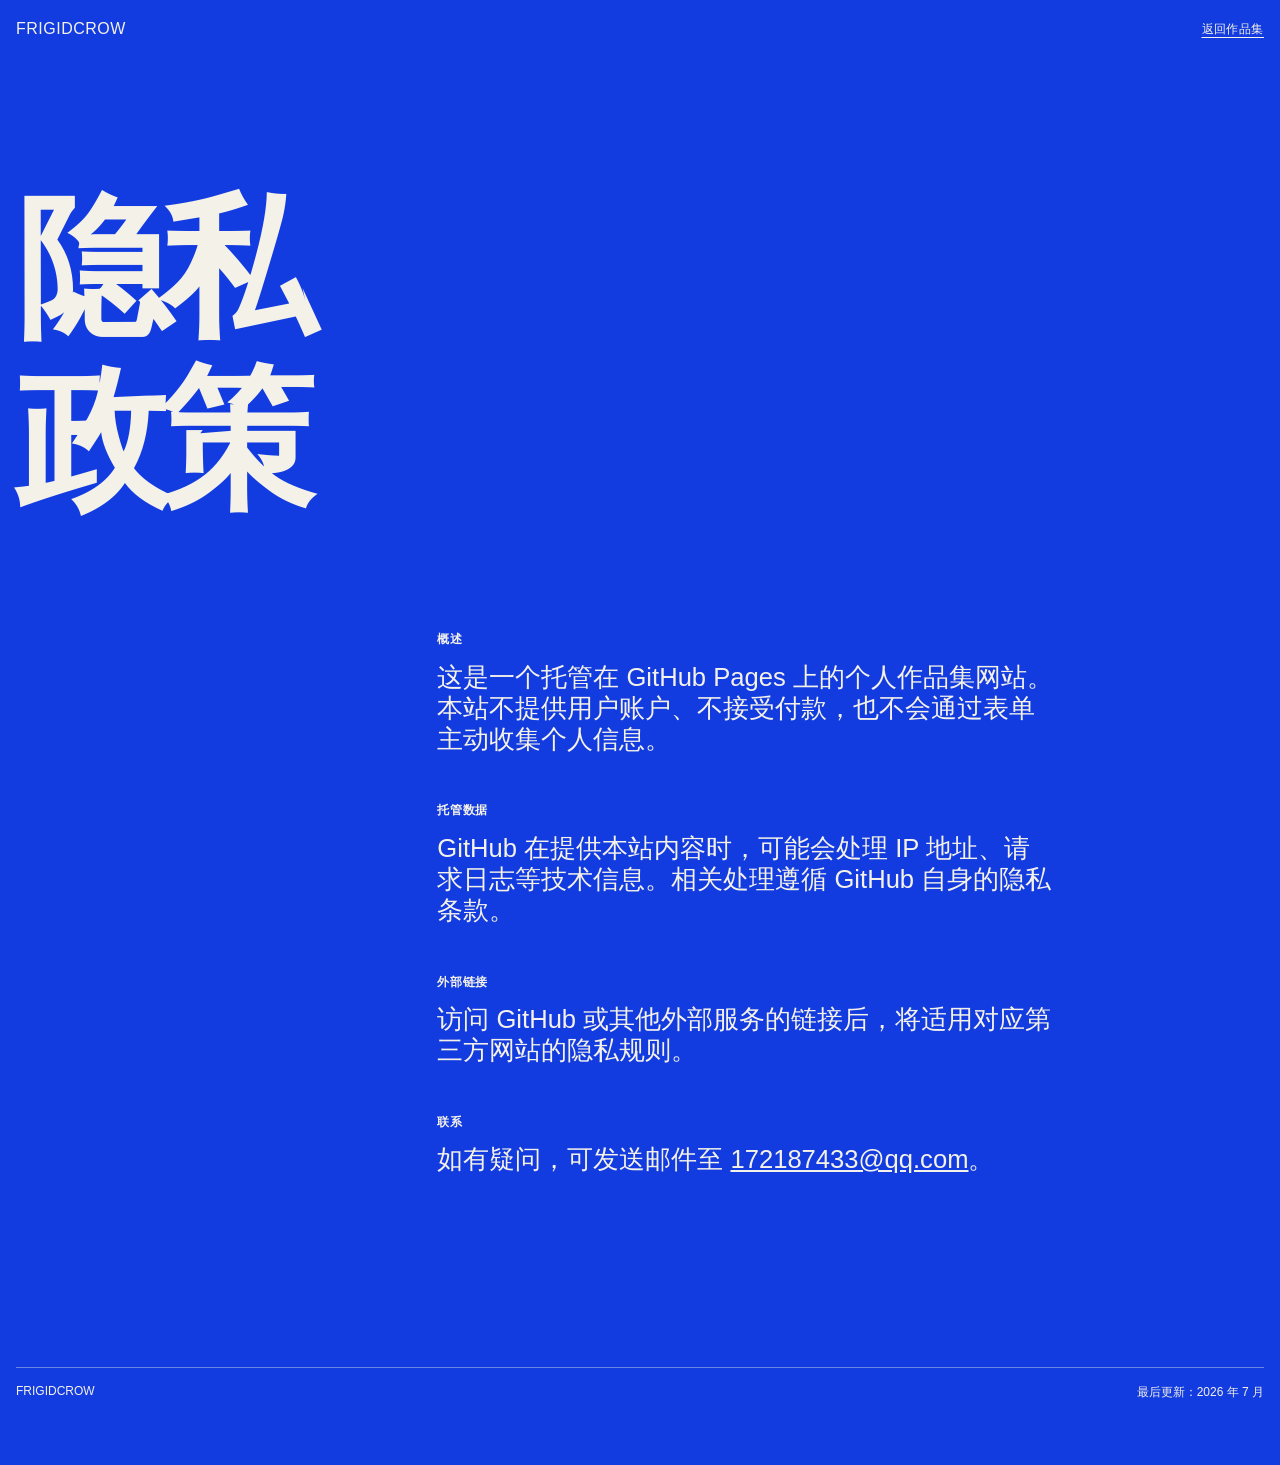
<file: privacy-policy/index.html>
<!doctype html>
<html lang="zh-CN">
  <head>
    <meta charset="utf-8">
    <meta name="viewport" content="width=device-width, initial-scale=1">
    <meta name="theme-color" content="#123ce0">
    <title>隐私政策 | FrigidCrow</title>
    <meta name="description" content="FrigidCrow 个人作品集隐私说明。">
    <link rel="icon" href="/favicons/dark/favicon.ico">
    <link rel="stylesheet" href="/personal.css">
    <style>
      @font-face{font-family:NeueMontreal;src:url('/fonts/PPNeueMontreal-SemiBold.woff2') format('woff2');font-display:swap}
      :root{color-scheme:dark;background:#123ce0;color:#f4f1e9;font-family:NeueMontreal,Arial,sans-serif}
      *{box-sizing:border-box}body{margin:0;min-height:100vh;background:#123ce0}a{color:inherit}
      .shell{width:min(100% - 2rem,96rem);margin:auto;padding:1.25rem 0 4rem}
      header{display:flex;align-items:center;justify-content:space-between;text-transform:uppercase;font-size:.78rem;letter-spacing:.04em}
      .brand{text-decoration:none;font-size:1rem}.back{text-underline-offset:.25rem}
      main{display:grid;grid-template-columns:repeat(12,1fr);gap:1rem;padding-top:16vh}
      h1{grid-column:1/-1;margin:0 0 10vh;font-size:clamp(4rem,12vw,12rem);font-weight:600;line-height:.8;letter-spacing:-.065em;text-transform:uppercase}
      .copy{grid-column:5/span 6;max-width:48rem;font-size:clamp(1.1rem,2vw,1.75rem);line-height:1.22}
      section{margin-bottom:3rem}h2{font-size:.78rem;text-transform:uppercase;letter-spacing:.05em;margin:0 0 .9rem}p{margin:0 0 1rem}
      footer{display:flex;justify-content:space-between;margin-top:16vh;padding-top:1rem;border-top:1px solid rgba(244,241,233,.4);font-size:.75rem;text-transform:uppercase}
      @media(max-width:760px){main{padding-top:12vh}.copy{grid-column:1/-1}h1{margin-bottom:8vh}footer{gap:2rem;align-items:flex-end}}
    </style>
  </head>
  <body>
    <div class="shell">
      <header><a class="brand" href="/">FrigidCrow</a><a class="back" href="/">返回作品集</a></header>
      <main>
        <h1>隐私<br>政策</h1>
        <div class="copy">
          <section><h2>概述</h2><p>这是一个托管在 GitHub Pages 上的个人作品集网站。本站不提供用户账户、不接受付款，也不会通过表单主动收集个人信息。</p></section>
          <section><h2>托管数据</h2><p>GitHub 在提供本站内容时，可能会处理 IP 地址、请求日志等技术信息。相关处理遵循 GitHub 自身的隐私条款。</p></section>
          <section><h2>外部链接</h2><p>访问 GitHub 或其他外部服务的链接后，将适用对应第三方网站的隐私规则。</p></section>
          <section><h2>联系</h2><p>如有疑问，可发送邮件至 <a href="mailto:172187433@qq.com">172187433@qq.com</a>。</p></section>
        </div>
      </main>
      <footer><span>FrigidCrow</span><span>最后更新：2026 年 7 月</span></footer>
    </div>
  </body>
</html>
</file>
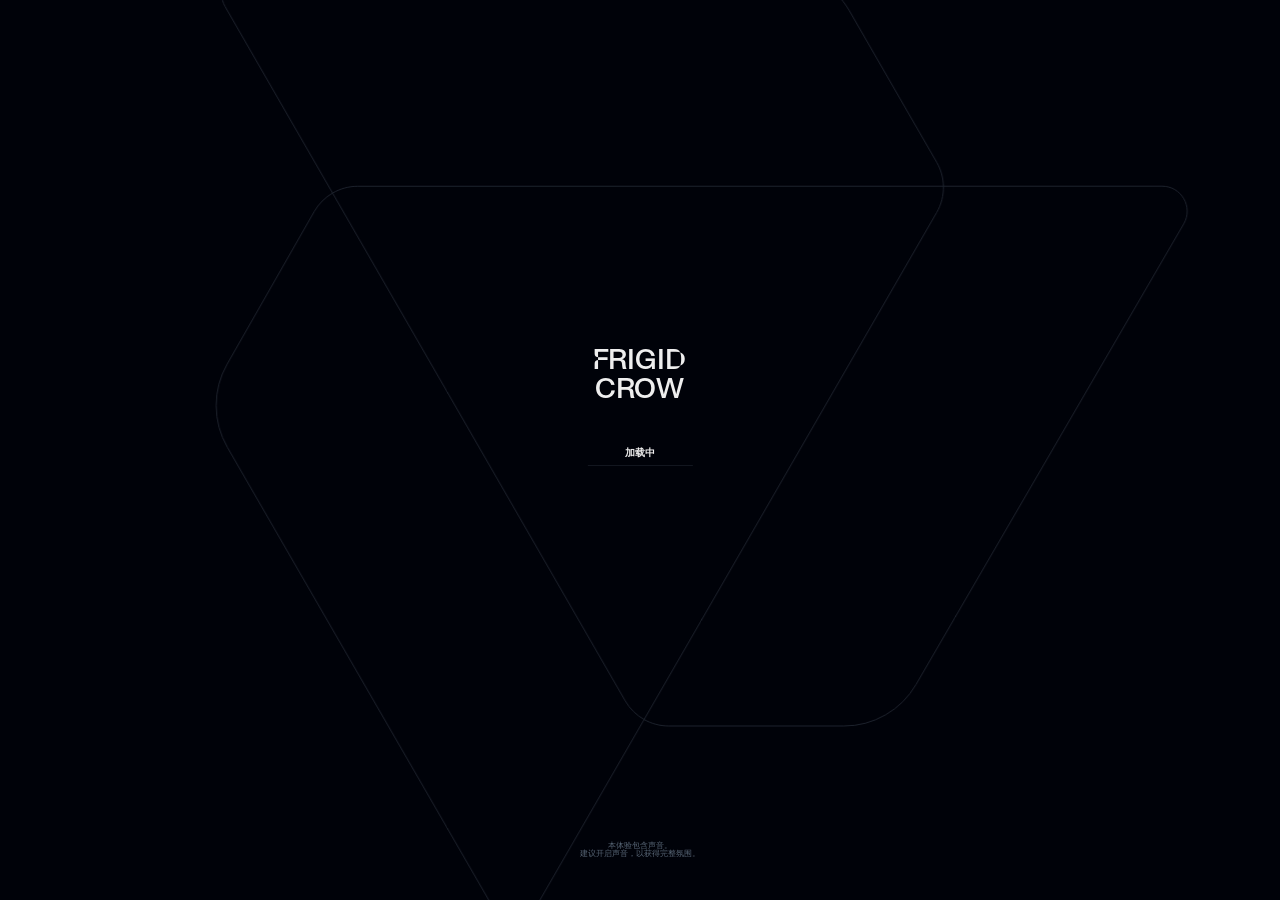
<file: companies/100s/index.html>
<!DOCTYPE html><html  lang="zh-CN"><head><meta charset="utf-8"><meta name="viewport" content="width=device-width, initial-scale=1"><script type="importmap">{"imports":{"#entry":"/_nuxt/CEHeSSSx.js"}}</script><title>Personal OS | FrigidCrow</title><style>.company-content{align-items:center;display:flex;height:100svh;justify-content:center;position:relative}@media(max-width:1023px){.company-content{padding-bottom:6rem}.company-content:before{background-color:#000209cc;content:"";inset:0;position:absolute}}.company-content__wrapper{align-items:flex-start;display:flex;flex-direction:column;max-width:26.4rem;position:relative;z-index:1}@media(min-width:768px){.company-content__wrapper{max-width:42.5rem}}.company-content__fig{margin-bottom:1.2rem}@media(min-width:1024px){.company-content__fig{margin-bottom:1.6rem}}.company-content__title{margin-bottom:1.2rem}@media(min-width:1024px){.company-content__title{margin-bottom:1.6rem}}.company-content__title--hidden{pointer-events:none;position:absolute;visibility:hidden}.company-content__info{display:grid;gap:0 1.6rem;grid-template-columns:repeat(3,1fr);padding-top:2.4rem;width:100%}@media(min-width:1024px){.company-content__info{gap:0 2rem;padding-top:3.2rem}}.company-content__url{display:inline-flex;margin-bottom:2.4rem;pointer-events:auto;position:relative;transition-delay:.1s;z-index:9999}.company-content__url:after,.company-content__url:before{background:linear-gradient(90deg,#9bb8e1,#2c4e73);bottom:-.4rem;content:"";height:1px;left:0;pointer-events:none;position:absolute;right:0}.company-content__url:before{clip-path:inset(0 0 0 0)}.company-content__url:after{clip-path:inset(0 100% 0 0)}@media(hover:hover){.company-content__url:hover:before{clip-path:inset(0 0 0 100%);transition:clip-path .8s cubic-bezier(.14,1,.34,1)}.company-content__url:hover:after{clip-path:inset(0 0 0 0);transition:clip-path .8s cubic-bezier(.14,1,.34,1);transition-delay:.1s}}.company-content__info-col{padding-top:.8rem;position:relative}.company-content__info-col:before{background-color:#57667659;content:"";height:1px;left:0;position:absolute;right:0;top:0;transform:scaleX(0);transform-origin:left;transition:transform .8s cubic-bezier(.14,1,.34,1)}.is-visible .company-content__info-col:before{transform:scaleX(1)}.company-content__info-col:first-child{transition-delay:calc(var(--base-delay, 0s) + .1s)}.company-content__info-col:first-child:before{transition-delay:calc(var(--base-delay, 0s) + .4s)}.company-content__info-col:nth-child(2){transition-delay:calc(var(--base-delay, 0s) + .2s)}.company-content__info-col:nth-child(2):before{transition-delay:calc(var(--base-delay, 0s) + .5s)}.company-content__info-col:nth-child(3){transition-delay:calc(var(--base-delay, 0s) + .3s)}.company-content__info-col:nth-child(3):before{transition-delay:calc(var(--base-delay, 0s) + .6s)}.company-content__info-title{color:#9bb8e1}</style><style>.base-image{display:block}.base-image--fit{height:100%}.base-image--fit img{height:100%;-o-object-fit:cover;object-fit:cover}.base-image__placeholder{opacity:0}.base-image__img{opacity:0;transition:opacity .6s}.base-image__img--loaded{opacity:1}</style><style>.text-splitter{display:block;opacity:0}.text-splitter--splitted{opacity:1}</style><style>@media not (hover:hover){.portable-text a{text-decoration:underline;text-decoration-thickness:.1rem;text-underline-offset:.1rem}}</style><style>.header-logo{align-items:center;-moz-column-gap:1.4rem;column-gap:1.4rem;display:flex;left:2.8rem;position:fixed;top:2.8rem;z-index:80}@media(min-width:1024px){.header-logo{left:6.4rem;top:4.7rem}}.header-logo__mark{height:4rem;opacity:0;transform:scale(.9) rotate(-20deg);transition:transform 1.4s cubic-bezier(.14,1,.34,1),opacity .6s linear;width:4.1rem}.header-logo--visible .header-logo__mark{opacity:1;transform:scale(1) rotate(0)}.header-logo__type{height:2.9rem;width:9.8rem}.header-logo__type .logo-type__char{opacity:0;transition:opacity .6s linear}.header-logo--visible .header-logo__type .logo-type__char{opacity:1}.header-logo--visible .header-logo__type.header-logo__type--hidden{pointer-events:none}.header-logo--visible .header-logo__type.header-logo__type--hidden .logo-type__char{opacity:0}</style><style>.sound-toggle{align-items:center;color:#eee;-moz-column-gap:1.2rem;column-gap:1.2rem;display:flex;pointer-events:none;position:fixed;right:2.8rem;top:3.2rem;z-index:80}@media(min-width:1024px){.sound-toggle{right:6.4rem;top:5rem}}.sound-toggle--visible{pointer-events:auto}.sound-toggle__label-wrapper{display:flex;padding-left:.5em;position:relative;white-space:nowrap}.sound-toggle__label-inner{display:flex;opacity:0;transform:translateY(100%);transition:transform .8s cubic-bezier(.9,0,.1,1) .3s,opacity .6s linear .3s}.sound-toggle--visible .sound-toggle__label-inner{opacity:1;transform:translateY(0)}.sound-toggle__label{display:inline-flex;transition:transform .8s cubic-bezier(.14,1,.34,1)}.sound-toggle--active .sound-toggle__label{transform:translate(.5em)}.sound-toggle__label-status{transition:transform .8s cubic-bezier(.14,1,.34,1)}.sound-toggle__label-status--off{display:inline-flex}.sound-toggle--active .sound-toggle__label-status--off{transform:translateY(-100%)}.sound-toggle__label-status--on{position:absolute;right:0;top:0;transform:translateY(100%)}.sound-toggle--active .sound-toggle__label-status--on{transform:translateY(0)}.sound-toggle__svg{clip-path:inset(0 100% 0 0);color:#9bb8e1;height:.7rem;opacity:0;transition:opacity .6s linear .5s,clip-path .8s cubic-bezier(.9,0,.1,1) .5s;width:2.4rem}.sound-toggle--visible .sound-toggle__svg{clip-path:inset(0 0 0 0);opacity:1}</style><style>.back-button{bottom:3rem;left:50%;opacity:0;pointer-events:none;position:fixed;transform:translate(-50%);transition:opacity .6s linear;z-index:1}.back-button--visible{opacity:1;pointer-events:auto}@media(max-width:1023px){.back-button--top{bottom:unset;display:flex;justify-content:center;left:unset;margin-bottom:6rem;position:static;transform:none;width:100%}.back-button--top .btn{min-width:inherit;padding:0 1.4rem}}@media(min-width:1024px){.back-button{bottom:4.8rem;left:6.4rem;transform:none}}</style><style>.btn{align-items:center;cursor:pointer;display:inline-flex;font-size:clamp(10px,1rem,1rem);height:3.2rem;min-width:17.5rem;padding:0 2rem;position:relative}.btn,.btn--small{font-weight:700;line-height:1.2}.btn--small{font-size:8px;height:2.8rem;min-width:inherit;padding:0 1.8rem}@media(min-width:375px){.btn--small{font-size:clamp(10px,1rem,1rem);height:3.2rem;padding:0 2.4rem}}@media(min-width:768px)and (hover:hover){.btn:hover:before{opacity:1}.btn:hover .btn__label--base{opacity:0;transform:translateY(-100%);transition:transform .6s cubic-bezier(.9,0,.1,1),opacity .5s linear .1s}.btn:hover .btn__shimmer{opacity:0}}.btn:before{border:2px solid #9bb8e1;border-radius:.5rem;content:"";filter:blur(.4rem);opacity:0;transition:opacity .6s cubic-bezier(.14,1,.34,1)}.btn:before,.btn__svg{inset:0;pointer-events:none;position:absolute}.btn__svg{overflow:visible;stroke-width:clamp(1px,.1rem,.1rem);z-index:1}.btn__shimmer{display:none}@media(min-width:768px){.btn__shimmer{border-radius:.5rem;display:flex;inset:0;overflow:hidden;pointer-events:none;position:absolute;transition:opacity .6s cubic-bezier(.14,1,.34,1);z-index:0}}.btn__shimmer-inner{animation:btn-shimmer 5s cubic-bezier(.14,1,.34,1) infinite forwards;display:flex;height:100%;position:relative;width:100%}.btn__shimmer-inner:before{background-color:#9bb8e1;bottom:-4rem;content:"";filter:blur(24px);left:calc(50% - 20px);position:absolute;top:-4rem;transform:rotate(19.92deg);width:40px}.btn__wrapper{justify-content:center;width:100%}.btn__label,.btn__wrapper{display:flex;position:relative}.btn__label{z-index:1}@media(min-width:768px)and (hover:hover){.btn__label--base{transition:none}}.btn__label--hover{inset:0;justify-content:center;position:absolute;text-align:center}</style><style>.nav-prev-next{bottom:12rem;-moz-column-gap:.4rem;column-gap:.4rem;display:flex;left:50%;opacity:0;pointer-events:none;position:fixed;transform:translate(-50%);transition:opacity .6s linear;z-index:1}.nav-prev-next:before{background-color:#5f87b9;bottom:.4rem;content:"";left:50%;position:absolute;top:.4rem;transform:translate(-50%) scaleY(0);transform-origin:top;transition:transform .8s cubic-bezier(.14,1,.34,1) .2s;width:clamp(1px,.1rem,.1rem)}@media(min-width:1024px){.nav-prev-next{bottom:4.8rem;left:unset;right:6.4rem;transform:none}}.nav-prev-next--visible{opacity:1;pointer-events:auto}.nav-prev-next--visible:before{transform:translate(-50%) scaleY(1)}.nav-prev-next--vertical{bottom:unset;left:unset;position:relative;right:unset;transform:none}@media(min-width:1024px){.nav-prev-next--vertical{transform:rotate(90deg)}.nav-prev-next--vertical:before{left:50%}}.nav-prev-next__btn{align-items:center;color:#eee;display:flex;height:3.2rem;justify-content:center;position:relative;width:3rem}@media(hover:hover){.nav-prev-next__btn:hover .nav-prev-next__btn-arrow{transition:transform .6s cubic-bezier(.14,1,.34,1),opacity .3s linear}.nav-prev-next__btn:hover .nav-prev-next__btn-arrow--base{opacity:0}.nav-prev-next__btn:hover .nav-prev-next__btn-arrow--hover{opacity:1}.nav-prev-next__btn:hover.nav-prev-next__btn--prev .nav-prev-next__btn-arrow--base{transform:translate(-1rem)}.nav-prev-next__btn:hover.nav-prev-next__btn--prev .nav-prev-next__btn-arrow.nav-prev-next__btn-arrow--hover{transform:translate(0)}.nav-prev-next__btn:hover.nav-prev-next__btn--next .nav-prev-next__btn-arrow--base{transform:rotate(-180deg) translate(-1rem)}.nav-prev-next__btn:hover.nav-prev-next__btn--next .nav-prev-next__btn-arrow.nav-prev-next__btn-arrow--hover{transform:rotate(-180deg) translate(0)}}.nav-prev-next__btn-arrow{height:1.2rem;width:.4rem}.nav-prev-next__btn-arrow--hover{display:none}@media(hover:hover){.nav-prev-next__btn-arrow--hover{display:flex;left:calc(50% - .2rem);opacity:0;position:absolute;top:calc(50% - .6rem)}}.nav-prev-next__btn--prev .nav-prev-next__btn-arrow.nav-prev-next__btn-arrow--hover{transform:translate(1rem)}.nav-prev-next__btn--next .nav-prev-next__btn-arrow.nav-prev-next__btn-arrow--base{transform:rotate(-180deg)}.nav-prev-next__btn--next .nav-prev-next__btn-arrow.nav-prev-next__btn-arrow--hover{transform:rotate(-180deg) translate(1rem)}.nav-prev-next__svg-border{left:0;pointer-events:none;position:absolute;stroke-dasharray:90 10;top:0}.nav-prev-next__btn--prev .nav-prev-next__svg-border{stroke:url(#navBorderLeft)}.nav-prev-next__btn--next .nav-prev-next__svg-border{stroke:url(#navBorderRight)}</style><style>.svg-sprite{height:0;pointer-events:none;position:absolute;visibility:hidden;width:0}</style><link rel="stylesheet" href="/_nuxt/entry.D6d7nGTd.css" crossorigin><link rel="stylesheet" href="/_nuxt/_slug_._vewQCfs.css" crossorigin><link rel="preload" as="fetch" crossorigin="anonymous" href="/companies/100s/_payload.json?154ae3f3-b9f1-4754-8a2c-d1e89509dd92"><link rel="modulepreload" as="script" crossorigin href="/_nuxt/CEHeSSSx.js"><link rel="modulepreload" as="script" crossorigin href="/_nuxt/CD6jqhvg.js"><link rel="modulepreload" as="script" crossorigin href="/_nuxt/lMIEOdbu.js"><link rel="modulepreload" as="script" crossorigin href="/_nuxt/DYt7FIrk.js"><link rel="modulepreload" as="script" crossorigin href="/_nuxt/zwo0n8NT.js"><link rel="modulepreload" as="script" crossorigin href="/_nuxt/BpUVxTqq.js"><link rel="modulepreload" as="script" crossorigin href="/_nuxt/-GFkwhdW.js"><link rel="modulepreload" as="script" crossorigin href="/_nuxt/CMR927m8.js"><link rel="modulepreload" as="script" crossorigin href="/_nuxt/BoAlSyXz.js"><link rel="modulepreload" as="script" crossorigin href="/_nuxt/DC3PvTXl.js"><link rel="modulepreload" as="script" crossorigin href="/_nuxt/C2sydNzH.js"><script type="module" src="/_nuxt/CEHeSSSx.js" crossorigin></script><meta name="format-detection" content="telephone=no"><meta name="robots" content="index, follow"><meta name="author" content="FrigidCrow"><meta property="og:site_name" content="FrigidCrow"><meta property="og:locale" content="zh_CN"><meta property="og:type" content="website"><meta property="og:url" content="https://frigidcrow.github.io/"><meta property="og:image" hid="og_image" content="/cdn.sanity.io/images/diak0tmr/production/57642f3160650fff13a36c9b7546631533865dc2-1200x630.png"><meta property="og:image:secure_url" hid="og_image_secure" content="/cdn.sanity.io/images/diak0tmr/production/57642f3160650fff13a36c9b7546631533865dc2-1200x630.png"><meta property="og:image:type" content="image/png"><meta property="og:image:width" content="1200"><meta property="og:image:height" content="630"><meta name="twitter:card" content="summary_large_image"><meta name="apple-mobile-web-app-title" content="FrigidCrow"><link rel="apple-touch-icon" type="image/png" sizes="180x180" href="/favicons/dark/apple-touch-icon.png" media="(prefers-color-scheme: dark)"><link rel="icon" type="image/png" sizes="96x96" href="/favicons/dark/favicon-96x96.png" media="(prefers-color-scheme: dark)"><link rel="icon" type="image/svg+xml" href="/favicons/dark/favicon.svg" media="(prefers-color-scheme: dark)"><link rel="shortcut icon" href="/favicons/dark/favicon.ico" media="(prefers-color-scheme: dark)"><link rel="manifest" href="/favicons/dark/site.webmanifest" media="(prefers-color-scheme: dark)"><link rel="apple-touch-icon" type="image/png" sizes="180x180" href="/favicons/light/apple-touch-icon.png" media="(prefers-color-scheme: light)"><link rel="icon" type="image/png" sizes="96x96" href="/favicons/light/favicon-96x96.png" media="(prefers-color-scheme: light)"><link rel="icon" type="image/svg+xml" href="/favicons/light/favicon.svg" media="(prefers-color-scheme: light)"><link rel="shortcut icon" href="/favicons/light/favicon.ico" media="(prefers-color-scheme: light)"><link rel="manifest" href="/favicons/light/site.webmanifest" media="(prefers-color-scheme: light)"><meta name="keywords" content="Personal OS | FrigidCrow"><meta property="og:title" hid="og_title" content="Personal OS | FrigidCrow"><meta name="twitter:title" hid="twitter_title" content="Personal OS | FrigidCrow"><meta name="description" hid="description" content="管理项目数据与 AI 执行记录的本地优先全栈工作台。"><meta property="og:description" hid="og_description" content="管理项目数据与 AI 执行记录的本地优先全栈工作台。"><meta property="og:image:alt" hid="og_image_alt" content="管理项目数据与 AI 执行记录的本地优先全栈工作台。"><meta name="twitter:description" hid="twitter_description" content="管理项目数据与 AI 执行记录的本地优先全栈工作台。"><meta name="twitter:image:alt" hid="twitter_image_alt" content="管理项目数据与 AI 执行记录的本地优先全栈工作台。"><meta name="twitter:image:src" hid="twitter_image" content="/cdn.sanity.io/images/diak0tmr/production/57642f3160650fff13a36c9b7546631533865dc2-1200x630.png"><meta name="twitter:image" content="/cdn.sanity.io/images/diak0tmr/production/57642f3160650fff13a36c9b7546631533865dc2-1200x630.png"><link rel="canonical" href="https://frigidcrow.github.io/companies/100s"><link rel="stylesheet" href="/personal.css"><link rel="preload" href="/fonts/Hashgraph-Title.woff2" as="font" type="font/woff2" crossorigin><link rel="preload" href="/fonts/PPNeueMontreal-SemiBold.woff2" as="font" type="font/woff2" crossorigin></head><body><div id="__nuxt"><main><span></span><header class="header"><a href="/" class="header-logo" aria-label="返回首页"><svg xmlns="http://www.w3.org/2000/svg" fill="currentColor" viewBox="0 0 42 41" class="header-logo__mark" aria-hidden="true"><path d="M23.898 0c1.274 0 2.45.68 3.086 1.783l3.721 6.457c.182.315.277.666.285 1.018l9.318-.001c.824 0 1.338.893.924 1.605L29.826 30.488a3.56 3.56 0 0 1-3.08 1.772h-7.463c-.374 0-.734-.098-1.048-.275l-4.604 7.978a1.07 1.07 0 0 1-1.851 0L.477 20.385a3.56 3.56 0 0 1-.009-3.546l3.71-6.501c.19-.333.461-.602.781-.788l12.472 21.64c.195.338.475.61.804.795l12.47-21.61c.199-.345.294-.732.285-1.117L6.033 9.26c-.384 0-.753.103-1.074.29L.379 1.602A1.068 1.068 0 0 1 1.303 0z"></path></svg><svg fill="currentColor" xmlns="http://www.w3.org/2000/svg" viewBox="0 0 98 29" class="header-logo__type" aria-hidden="true"><path class="logo-type__char" d="M87.4785 8.66144c0-1.33248.4225-2.06372 1.95-2.19372v5.10238h-1.95V8.66144Zm0-5.99616V.195312h1.95V4.84274c-1.5275-.12999-1.95-.86123-1.95-2.17746Zm1.95 3.80244c.1625-.01625.3087-.01625.4875-.01625h4.7774c.1787 0 .325 0 .4875.01625 1.5275.13 1.95.86124 1.95 2.19372v2.90866h-1.95V.195312h1.95V2.66528c0 1.31623-.4225 2.04747-1.95 2.17746-.1625.01625-.3088.01625-.4875.01625H89.916c-.1788 0-.325 0-.4875-.01625v1.62498Z"></path><path class="logo-type__char" d="M77.3486 11.5701V.195312h4.9237c2.665 0 4.1274 1.202478 4.1274 3.444948s-1.4624 3.44495-4.1274 3.44495h-2.9737v4.48489h-1.95Zm1.95-6.01237h2.7787c1.5762 0 2.3725-.55249 2.3725-1.91747s-.7963-1.91747-2.3725-1.91747h-2.7787v3.83494Z"></path><path class="logo-type__char" d="M65.7568 11.5701 69.8843.195312h2.2099L76.2054 11.5701h-1.9987l-1.04-3.05491H68.763l-1.0399 3.05491h-1.9663Zm3.5262-4.58239h3.3637l-1.0237-3.0062c-.2112-.61749-.4387-1.31623-.65-2.01497l-.6662 1.99872-1.0238 3.02245Z"></path><path class="logo-type__char" d="M56.0596 11.5701V.195312h5.2161c2.3075 0 3.7862 1.137488 3.7862 2.941208 0 1.39748-.8125 2.40496-2.1449 2.81121 1.7387.32499 1.8362 1.57622 1.8849 2.51871l.0488.81249c.065.99127.2112 1.67377.5525 2.19367v.0975h-2.08c-.2437-.6174-.3412-1.1212-.4225-2.09617l-.065-.82874c-.13-1.65748-.9262-1.80373-2.0312-1.80373h-2.795v4.72864h-1.9499Zm1.9499-6.32111h2.6813c1.3974 0 2.4212-.34125 2.4212-1.77123 0-1.18623-.78-1.72247-2.21-1.72247h-2.8925v3.4937Z"></path><path class="logo-type__char" d="M48.7021 11.7648c-3.3149 0-5.4599-2.33994-5.4599-5.88239C43.2422 2.27497 45.4522 0 48.9134 0c2.7949 0 4.6474 1.57623 5.0699 4.02994h-1.9662c-.3738-1.73872-1.5925-2.50246-3.2175-2.50246-2.3562 0-3.6074 1.64122-3.6074 4.33868 0 2.81121 1.3649 4.33864 3.7212 4.33864 2.0474 0 3.2987-1.23493 3.2987-3.15241v-.08124h-3.51V5.47617h5.2974v6.09363H52.342v-1.4787c-.7637 1.0887-1.9987 1.6737-3.6399 1.6737Z"></path><path class="logo-type__char" d="M32.2256 8.66144c0-1.33248.4225-2.06372 1.95-2.19372v5.10238h-1.95V8.66144Zm0-5.99616V.195312h1.95V4.84274c-1.5275-.12999-1.95-.86123-1.95-2.17746Zm1.95 3.80244c.1625-.01625.3087-.01625.4874-.01625h4.7775c.1787 0 .325 0 .4875.01625 1.5274.13 1.9499.86124 1.9499 2.19372v2.90866H39.928V.195312h1.9499V2.66528c0 1.31623-.4225 2.04747-1.9499 2.17746-.1625.01625-.3088.01625-.4875.01625H34.663c-.1787 0-.3249 0-.4874-.01625v1.62498Z"></path><path class="logo-type__char" d="M26.3814 11.7648c-3.2662 0-4.8912-1.625-4.8912-3.98117h1.8688c.1462 1.72248 1.2512 2.50247 3.1037 2.50247 1.6574 0 2.5999-.63374 2.5999-1.80373 0-.90998-.5362-1.38123-2.0962-1.72247l-1.6412-.3575c-2.1612-.47124-3.445-1.26748-3.445-3.0712 0-1.90122 1.56-3.3312 4.3712-3.3312 2.6975 0 4.2412 1.28373 4.3387 3.70494h-1.8687c-.1138-1.57622-1.0238-2.24246-2.6-2.24246-1.4625 0-2.3562.63374-2.3562 1.62497 0 .82874.6337 1.25123 1.8362 1.52748l1.8037.40624c2.1775.4875 3.575 1.21874 3.575 3.23371 0 2.09622-1.625 3.50992-4.5987 3.50992Z"></path><path class="logo-type__char" d="M10.9482 11.5701 15.0757.195312h2.2099L21.3968 11.5701h-1.9987l-1.04-3.05491h-4.4037l-1.0399 3.05491h-1.9663Zm3.5262-4.58239h3.3637l-1.0237-3.0062c-.2112-.61749-.4387-1.31623-.65-2.01497l-.6662 1.99872-1.0238 3.02245Z"></path><path class="logo-type__char" d="M.467773 8.66144c0-1.33248.422494-2.06372 1.949967-2.19372v5.10238H.467773V8.66144Zm0-5.99616V.195312H2.41774V4.84274C.890267 4.71275.467773 3.98151.467773 2.66528ZM2.41774 6.46772c.1625-.01625.30875-.01625.4875-.01625h4.77743c.17874 0 .32499 0 .48749.01625 1.52748.13 1.94994.86124 1.94994 2.19372v2.90866H8.17016V.195312h1.94994V2.66528c0 1.31623-.42246 2.04747-1.94994 2.17746-.1625.01625-.30875.01625-.48749.01625H2.90524c-.17875 0-.325 0-.4875-.01625v1.62498Z"></path><path class="logo-type__char" d="M79.2193 28.0226c-3.2662 0-4.8912-1.6249-4.8912-3.9812h1.8687c.1463 1.7225 1.2513 2.5025 3.1037 2.5025 1.6575 0 2.6-.6337 2.6-1.8037 0-.91-.5362-1.3812-2.0962-1.7225l-1.6412-.3575c-2.1613-.4712-3.445-1.2675-3.445-3.0712 0-1.9012 1.56-3.3312 4.3712-3.3312 2.6975 0 4.2412 1.2837 4.3387 3.705h-1.8687c-.1138-1.5763-1.0238-2.2425-2.6-2.2425-1.4625 0-2.3562.6337-2.3562 1.625 0 .8287.6337 1.2512 1.8362 1.5274l1.8037.4063c2.1775.4875 3.575 1.2187 3.575 3.2337 0 2.0962-1.625 3.5099-4.5987 3.5099Z"></path><path class="logo-type__char" d="M65.2676 24.903c0-1.3.4225-2.0312 1.95-2.1612v3.4937h6.2399v1.5925h-8.1899v-2.925Zm0-5.8987v-2.5512h8.0274v1.5763h-6.0774v3.1524c-1.5275-.13-1.95-.8612-1.95-2.1775Zm1.95 3.7375c.1624-.0163.3087-.0163.4874-.0163h5.1675v-1.5274H67.705c-.1787 0-.325 0-.4874-.0163v1.56Z"></path><path class="logo-type__char" d="M54.6777 27.828V16.4531h5.2162c2.3075 0 3.7862 1.1375 3.7862 2.9412 0 1.3975-.8125 2.405-2.145 2.8112 1.7388.325 1.8363 1.5763 1.885 2.5188l.0488.8124c.065.9913.2112 1.6738.5524 2.1938v.0975h-2.0799c-.2438-.6175-.3413-1.1213-.4225-2.0963l-.065-.8287c-.13-1.6575-.9263-1.8037-2.0312-1.8037h-2.795v4.7287h-1.95Zm1.95-6.3212h2.6812c1.3975 0 2.4212-.3412 2.4212-1.7712 0-1.1863-.78-1.7225-2.2099-1.7225h-2.8925v3.4937Z"></path><path class="logo-type__char" d="M47.6354 28.023c-3.2337 0-4.8424-1.6575-4.8424-4.745v-6.8249h1.9499v6.5649c0 2.34.9588 3.4125 2.8925 3.4125s2.8925-1.0725 2.8925-3.4125v-6.5649h1.9499v6.8249c0 3.0875-1.6087 4.745-4.8424 4.745Z"></path><path class="logo-type__char" d="M35.9904 18.6306c0-.2113-.0163-.39-.0488-.585h2.0475c-.0325.195-.0488.3737-.0488.585v9.1974h-1.9499v-9.1974Zm-3.7375-.585h3.6887c-.195-1.3487-1.1537-1.5925-2.0312-1.5925h-1.6575v1.5925Zm5.7362 0h3.6887v-1.5925h-1.6575c-.8775 0-1.8362.2438-2.0312 1.5925Z"></path><path class="logo-type__char" d="M21.1904 27.828V16.4531h2.3562l4.4362 6.8412c.4388.6825.8613 1.3812 1.2838 2.1612-.0488-.9912-.0813-2.015-.0813-3.835v-5.1674h1.8362V27.828h-2.1937l-4.6312-7.0524c-.4062-.6175-.8775-1.3975-1.2349-2.08.0325.9262.065 2.34.065 4.0787v5.0537h-1.8363Z"></path><path class="logo-type__char" d="M11.3164 24.903c0-1.3.4225-2.0312 1.95-2.1612v3.4937h6.2399v1.5925h-8.1899v-2.925Zm0-5.8987v-2.5512h8.0274v1.5763h-6.0774v3.1524c-1.5275-.13-1.95-.8612-1.95-2.1775Zm1.95 3.7375c.1625-.0163.3087-.0163.4875-.0163h5.1674v-1.5274h-5.1674c-.1788 0-.325 0-.4875-.0163v1.56Z"></path><path class="logo-type__char" d="M4.15994 27.828 0 16.4531h2.01497l2.63246 7.5887c.21125.6175.43874 1.3162.64999 2.0149l.66624-1.9987 2.53496-7.6049h1.94998L6.3699 27.828H4.15994Z"></path></svg></a><button class="sound-toggle btn-label ttu" aria-label="开启声音"><span class="sound-toggle__label-wrapper oh"><span class="sound-toggle__label-inner"><span class="sound-toggle__label">声音</span><span aria-hidden="true" class="sound-toggle__label-status sound-toggle__label-status--off">关</span><span aria-hidden="false" class="sound-toggle__label-status sound-toggle__label-status--on">开</span></span></span><svg class="sound-toggle__svg" viewBox="0 0 24 7" fill="none" xmlns="http://www.w3.org/2000/svg"><path d="M0 3.500L0.80 3.500L1.60 3.500L2.40 3.500L3.20 3.500L4.00 3.500L4.80 3.500L5.60 3.500L6.40 3.500L7.20 3.500L8.00 3.500L8.80 3.500L9.60 3.500L10.40 3.500L11.20 3.500L12.00 3.500L12.80 3.500L13.60 3.500L14.40 3.500L15.20 3.500L16.00 3.500L16.80 3.500L17.60 3.500L18.40 3.500L19.20 3.500L20.00 3.500L20.80 3.500L21.60 3.500L22.40 3.500L23.20 3.500L24.00 3.500" stroke="currentColor" stroke-miterlimit="10" fill="none"></path></svg></button><div aria-hidden="true" class="back-button"><a href="/" class="btn ff-detail ttu"><span class="btn__wrapper oh"><span class="btn__label btn__label--base">返回首页</span><!----></span><svg class="btn__svg" fill="none" aria-hidden="true"><rect x="0.5" y="0.5" height="2" rx="5" ry="5" stroke="url(#btnBorderGrad)"></rect></svg><!----></a></div><nav class="nav-prev-next"><a href="/companies/rava" class="nav-prev-next__btn nav-prev-next__btn--prev" aria-label="前往上一个项目"><svg xmlns="http://www.w3.org/2000/svg" fill="currentColor" viewBox="0 0 4 12" aria-hidden="true" class="nav-prev-next__btn-arrow nav-prev-next__btn-arrow--base"><path d="M0 7.978 4 12v-1.978L0 6zm0-3.956L4 0v1.978L0 6z"></path></svg><svg xmlns="http://www.w3.org/2000/svg" fill="currentColor" viewBox="0 0 4 12" aria-hidden="true" class="nav-prev-next__btn-arrow nav-prev-next__btn-arrow--hover"><path d="M0 7.978 4 12v-1.978L0 6zm0-3.956L4 0v1.978L0 6z"></path></svg><svg xmlns="http://www.w3.org/2000/svg" fill="none" viewBox="0 0 31 33" aria-hidden="true" class="nav-prev-next__svg-border"><path d="M30.5 32.5h-25a5 5 0 0 1-5-5v-22a5 5 0 0 1 5-5h25"></path></svg></a><a href="/companies/bloxtel" class="nav-prev-next__btn nav-prev-next__btn--next" aria-label="前往下一个项目"><svg xmlns="http://www.w3.org/2000/svg" fill="currentColor" viewBox="0 0 4 12" aria-hidden="true" class="nav-prev-next__btn-arrow nav-prev-next__btn-arrow--base"><path d="M0 7.978 4 12v-1.978L0 6zm0-3.956L4 0v1.978L0 6z"></path></svg><svg xmlns="http://www.w3.org/2000/svg" fill="currentColor" viewBox="0 0 4 12" aria-hidden="true" class="nav-prev-next__btn-arrow nav-prev-next__btn-arrow--hover"><path d="M0 7.978 4 12v-1.978L0 6zm0-3.956L4 0v1.978L0 6z"></path></svg><svg xmlns="http://www.w3.org/2000/svg" fill="none" viewBox="0 0 31 33" aria-hidden="true" class="nav-prev-next__svg-border"><path d="M0 32.5h25a5 5 0 0 0 5-5v-22a5 5 0 0 0-5-5H0"></path></svg></a></nav></header><div><div class="company-content"><div class="company-content__wrapper"><h1 class="company-content__title anim-fade">Personal OS</h1><!----><a class="company-content__url anim-fade ttu btn-label" target="_blank" rel="noreferrer noopener" href="https://github.com/FrigidCrow/personal-os">github.com/FrigidCrow/personal-os</a><div class="portable-text text-splitter body-copy"><!--[--><p>用一个本地优先的全栈应用管理项目、任务、机会与 AI 执行记录，前后端数据保持在同一套可审查工作流中。</p><!--]--></div><div style="--base-delay:0s;" class="company-content__info ttu btn-label"><!----><!----><!----></div></div></div></div><svg class="svg-sprite" fill="none" aria-hidden="true"><defs><linearGradient id="btnBorderGrad" x1="0%" y1="0%" x2="100%" y2="0%"><stop offset="0%" stop-color="#9BB8E1"></stop><stop offset="100%" stop-color="#2C4E73"></stop></linearGradient></defs><defs><linearGradient id="navBorderLeft" x1="0.5" y1="14.5" x2="65" y2="14.5" gradientUnits="userSpaceOnUse"><stop stop-color="#9BB8E1"></stop><stop offset="1" stop-color="#235792"></stop></linearGradient></defs><defs><linearGradient id="navBorderRight" x1="-34.5" y1="14.5" x2="30" y2="14.5" gradientUnits="userSpaceOnUse"><stop stop-color="#9BB8E1"></stop><stop offset="1" stop-color="#235792"></stop></linearGradient></defs></svg></main></div><div id="teleports"></div><script>window.__NUXT__={};window.__NUXT__.config={public:{"nuxt-scripts":{version:"",defaultScriptOptions:{trigger:"onNuxtReady"}},sanity:{additionalClients:{},apiVersion:"2026-04-02",dataset:"production",disableSmartCdn:false,perspective:"raw",projectId:"diak0tmr",queryEndpoint:"",stega:{},token:"",useCdn:true,withCredentials:false}},app:{baseURL:"/",buildId:"154ae3f3-b9f1-4754-8a2c-d1e89509dd92",buildAssetsDir:"/_nuxt/",cdnURL:""}}</script><script type="application/json" data-nuxt-data="nuxt-app" data-ssr="true" id="__NUXT_DATA__" data-src="/companies/100s/_payload.json?154ae3f3-b9f1-4754-8a2c-d1e89509dd92">[{"state":1,"once":19,"_errors":20,"serverRendered":22,"path":23,"pinia":24,"prerenderedAt":175},["Reactive",2],{"$ssanity-preview-environment":3,"$spageTransition":4,"$scompanyNavPrev":7,"$scompanyNavNext":9,"$scompanyNavVisible":11,"$ssite-config":12},"checking",{"delay":5,"promise":6},0,null,["Ref",8],"/companies/rava",["Ref",10],"/companies/bloxtel",false,{"_priority":13,"env":16,"name":17,"trailingSlash":11,"url":18},{"name":14,"env":15,"url":14,"trailingSlash":14},-3,-15,"production","FrigidCrow","https://frigidcrow.github.io/",["Set"],["ShallowReactive",21],{"sanity-NLPorUXA_a-no2_3oyVevAMBp-XZ-77-RLI1qKv0B7Y":-1},true,"/companies/100s",["Reactive",25],{"app":26,"data":28},{"windowSize":27,"isSoundMuted":22,"isLoaderVisible":22,"isTouch":11,"isWebGPUSupported":22,"isWebGPUBrowserSupported":22},{"width":5,"height":5},{"globalData":29,"allCompanies":64,"allTeamMembers":132,"teamActiveIndex":5},{"socials":179,"footerTitle":42,"footerCopyrights":54,"legalNav":55,"seo":60},[31,35,39],{"label":32,"type":33,"url":34},"GitHub","email","https://github.com/FrigidCrow",{"label":36,"type":37,"url":38},"联系","external","https://github.com/FrigidCrow",{"label":40,"type":37,"url":41},"项目（GitHub）","https://github.com/FrigidCrow?tab=repositories",[43],{"_key":44,"_type":45,"children":46,"markDefs":52,"style":53},"0fbb6cf1908e","block",[47],{"_key":48,"_type":49,"marks":50,"text":185},"792278ef20c5","span",[],"期待大胆的想法\n与有意义的合作",[],"normal","© FrigidCrow {year}",[56],{"label":57,"type":58,"url":59},"隐私政策","external","https://frigidcrow.github.io/privacy-policy/",{"title":61,"description":62,"image":63},"FrigidCrow | 全栈与 AI 产品开发者","独立全栈与 AI 产品开发者，构建模型应用、后端服务、数据系统与交互界面的完整产品。","/cdn.sanity.io/images/diak0tmr/production/57642f3160650fff13a36c9b7546631533865dc2-1200x630.png",[65,83,100,115],{"slug":66,"url":67,"logo":6,"name":69,"copy":70,"founded":6,"invested":6,"stage":6,"websiteUrl":180,"seo":80},"debyt","/companies/debyt","/cdn.sanity.io/files/diak0tmr/production/8f409b899eda0a6598e1f59042a10bb28ffc3a6f.svg","Zhulong（烛龙）",[71],{"_key":72,"_type":45,"children":73,"markDefs":78,"style":53},"3fb6b3531126",[74],{"_key":75,"_type":49,"marks":76,"text":77},"5587e852bed4",[],"本地优先的 AI 工程情报框架，解析代码、项目状态与验证证据，为智能体提供可审查的开发上下文。",[],"https://github.com/FrigidCrow",{"title":81,"description":82,"image":63},"Zhulong（烛龙） | FrigidCrow","面向 AI 编程智能体的本地项目情报与验证门禁工具包。",{"slug":84,"url":8,"logo":6,"name":86,"copy":87,"founded":6,"invested":6,"stage":6,"websiteUrl":181,"seo":97},"rava","/cdn.sanity.io/files/diak0tmr/production/bbe762805f8a8f30923897ce054a1805b19f72ae.svg","OpenDevBridge",[88],{"_key":89,"_type":45,"children":90,"markDefs":95,"style":53},"bc95ba0caa49",[91],{"_key":92,"_type":49,"marks":93,"text":94},"f6b0c489e0e3",[],"把聊天入口、Codex 执行器和任务状态连成一套可观测的智能体工作流，支持任务拆分、安全门禁与失败恢复。",[],"https://github.com/FrigidCrow",{"title":98,"description":99,"image":6},"OpenDevBridge | FrigidCrow","连接聊天入口与 Codex 的智能体任务编排、门禁和观测服务。",{"slug":101,"url":23,"logo":6,"name":182,"copy":103,"founded":6,"invested":6,"stage":6,"websiteUrl":183,"seo":112},"100s","/cdn.sanity.io/files/diak0tmr/production/4bfda0b43330ee9caf21baa5dbb67c0a2116a383.svg",[104],{"_key":105,"_type":45,"children":106,"markDefs":111,"style":53},"18dc4735fa97",[107],{"_key":108,"_type":49,"marks":109,"text":110},"de6f3988ebc1",[],"用一个本地优先的全栈应用管理项目、任务、机会与 AI 执行记录，前后端数据保持在同一套可审查工作流中。",[],{"title":113,"description":114,"image":63},"Personal OS | FrigidCrow","管理项目数据与 AI 执行记录的本地优先全栈工作台。",{"slug":116,"url":10,"logo":6,"name":118,"copy":119,"founded":6,"invested":6,"stage":6,"websiteUrl":184,"seo":129},"bloxtel","/cdn.sanity.io/files/diak0tmr/production/8cabc54021e8a76831d69a208c8b50042ba3b37c.svg","FrigidCrow 作品集",[120],{"_key":121,"_type":45,"children":122,"markDefs":127,"style":53},"74e8db737c89",[123],{"_key":124,"_type":49,"marks":125,"text":126},"7526ca2acbb5",[],"使用 Three.js、WebGL 和自动化内容管线构建的个人作品集，可直接部署到 GitHub Pages。",[],"https://github.com/FrigidCrow",{"title":130,"description":131,"image":63},"FrigidCrow 作品集 | FrigidCrow","结合 Three.js、自动化内容管线与 GitHub Pages 部署的个人作品集。",[133,139,145,151,157,163,169],{"name":186,"position":187,"portrait":136,"depthMap":137,"normalMap":138},"创意方向","策略与概念","/cdn.sanity.io/images/diak0tmr/production/3e89d5b6a2861a68c8d521c7fed603edc5f95e2f-1024x1024.webp","/cdn.sanity.io/images/diak0tmr/production/9a10c8de53e038349a3b8d27f81d580590adcf28-1024x1024.webp","/cdn.sanity.io/images/diak0tmr/production/72d67cec28cba9214e0ca7978bf50bafd4e41966-1024x1024.webp",{"name":188,"position":189,"portrait":142,"depthMap":143,"normalMap":144},"体验设计","交互与动效","/cdn.sanity.io/images/diak0tmr/production/cc371fd0af9ea5a29fb51edeffd8c5c3171c5bfe-1024x1024.webp","/cdn.sanity.io/images/diak0tmr/production/b67ab460249ef0f17a231d4c339fb1fd08bc9922-1024x1024.webp","/cdn.sanity.io/images/diak0tmr/production/d96533ae3f2e0ac61cd49878394d8246a1037494-1024x1024.webp",{"name":190,"position":191,"portrait":148,"depthMap":149,"normalMap":150},"工程开发","前端系统","/cdn.sanity.io/images/diak0tmr/production/0c45708c13882c70d6b538f8e48ab8d65c640df2-1024x1024.webp","/cdn.sanity.io/images/diak0tmr/production/36db9bbcbb12f5894ca01b48f7dd99e37583d6c7-1024x1024.webp","/cdn.sanity.io/images/diak0tmr/production/406c3bb1d58aeead1be2bb2091d87ea12a6fd963-1024x1024.webp",{"name":192,"position":193,"portrait":154,"depthMap":155,"normalMap":156},"实时 3D","Three.js 与着色器","/cdn.sanity.io/images/diak0tmr/production/6ca01f2cd5737c97c652a27466cca70942d61a20-1024x1024.webp","/cdn.sanity.io/images/diak0tmr/production/e9e938305b3cb9af93095e7fba83422f69fcb54e-1024x1024.webp","/cdn.sanity.io/images/diak0tmr/production/f47b948f9f89a0e86ae148c5bd814ab1e7e48178-1024x1024.webp",{"name":194,"position":195,"portrait":160,"depthMap":161,"normalMap":162},"原型设计","快速实验","/cdn.sanity.io/images/diak0tmr/production/09ae08ab6b56329c720727f575b0c14d8fe3082a-1024x1024.webp","/cdn.sanity.io/images/diak0tmr/production/98ea97a34fe729fdc9e2537d0379e1ddaf4b9e34-1024x1024.webp","/cdn.sanity.io/images/diak0tmr/production/ca065b099b55b1b3eb70bc3486856e0cc06b3640-1024x1024.webp",{"name":152,"position":196,"portrait":166,"depthMap":167,"normalMap":168},"技术研究","新兴技术","/cdn.sanity.io/images/diak0tmr/production/5da2daca6c7707a4606469a3b67792976d1d6cc9-1024x1024.webp","/cdn.sanity.io/images/diak0tmr/production/aba29d88540b0a5181a65236c8a1cfc18f9dd4bd-1024x1024.webp","/cdn.sanity.io/images/diak0tmr/production/5595960e2df8246c2f993ae2042373b601fbb6ab-1024x1024.webp",{"name":164,"position":197,"portrait":172,"depthMap":173,"normalMap":174},"项目交付","从想法到上线","/cdn.sanity.io/images/diak0tmr/production/7a3c6d46ca4e5d9ae3f6d6ed7964ea53808559aa-1024x1024.webp","/cdn.sanity.io/images/diak0tmr/production/e9e2edab7a4bffa7dff8df6ffecaaf4cbe9443bd-1024x1024.webp","/cdn.sanity.io/images/diak0tmr/production/88cb6e510410fa4187b5077c3a1d5d85dcd377c3-1024x1024.webp",1784174148976,"mailto:172187433@qq.com",{"label":36,"type":33,"url":176},{"label":40,"type":37,"url":41},[177,178],"https://github.com/FrigidCrow/Zhulong-Project-Intelligence-Kit","https://github.com/FrigidCrow/OpenDevBridge","Personal OS","https://github.com/FrigidCrow/personal-os","https://github.com/FrigidCrow/frigidcrow.github.io","有 AI 产品要落地\n可以直接联系我","AI 产品设计","需求与方案","模型应用","RAG 与智能体","全栈开发","前端与后端","后端服务","API 与数据库","工程交付","测试与部署","Three.js 与 WebGL","新模型与工具"]</script></body></html>
</file>
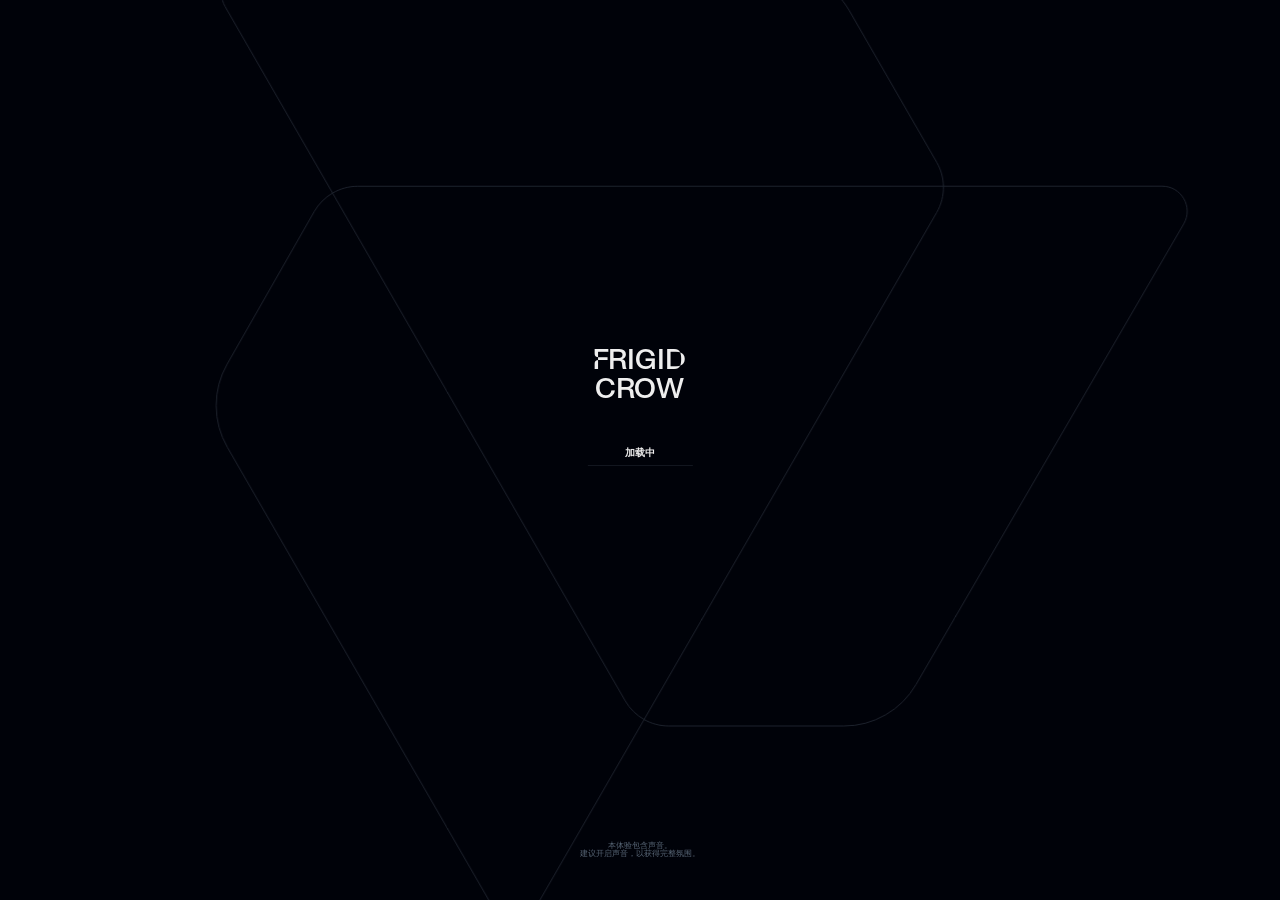
<file: companies/bloxtel/index.html>
<!DOCTYPE html><html  lang="zh-CN"><head><meta charset="utf-8"><meta name="viewport" content="width=device-width, initial-scale=1"><script type="importmap">{"imports":{"#entry":"/_nuxt/CEHeSSSx.js"}}</script><title>FrigidCrow 作品集 | FrigidCrow</title><style>.company-content{align-items:center;display:flex;height:100svh;justify-content:center;position:relative}@media(max-width:1023px){.company-content{padding-bottom:6rem}.company-content:before{background-color:#000209cc;content:"";inset:0;position:absolute}}.company-content__wrapper{align-items:flex-start;display:flex;flex-direction:column;max-width:26.4rem;position:relative;z-index:1}@media(min-width:768px){.company-content__wrapper{max-width:42.5rem}}.company-content__fig{margin-bottom:1.2rem}@media(min-width:1024px){.company-content__fig{margin-bottom:1.6rem}}.company-content__title{margin-bottom:1.2rem}@media(min-width:1024px){.company-content__title{margin-bottom:1.6rem}}.company-content__title--hidden{pointer-events:none;position:absolute;visibility:hidden}.company-content__info{display:grid;gap:0 1.6rem;grid-template-columns:repeat(3,1fr);padding-top:2.4rem;width:100%}@media(min-width:1024px){.company-content__info{gap:0 2rem;padding-top:3.2rem}}.company-content__url{display:inline-flex;margin-bottom:2.4rem;pointer-events:auto;position:relative;transition-delay:.1s;z-index:9999}.company-content__url:after,.company-content__url:before{background:linear-gradient(90deg,#9bb8e1,#2c4e73);bottom:-.4rem;content:"";height:1px;left:0;pointer-events:none;position:absolute;right:0}.company-content__url:before{clip-path:inset(0 0 0 0)}.company-content__url:after{clip-path:inset(0 100% 0 0)}@media(hover:hover){.company-content__url:hover:before{clip-path:inset(0 0 0 100%);transition:clip-path .8s cubic-bezier(.14,1,.34,1)}.company-content__url:hover:after{clip-path:inset(0 0 0 0);transition:clip-path .8s cubic-bezier(.14,1,.34,1);transition-delay:.1s}}.company-content__info-col{padding-top:.8rem;position:relative}.company-content__info-col:before{background-color:#57667659;content:"";height:1px;left:0;position:absolute;right:0;top:0;transform:scaleX(0);transform-origin:left;transition:transform .8s cubic-bezier(.14,1,.34,1)}.is-visible .company-content__info-col:before{transform:scaleX(1)}.company-content__info-col:first-child{transition-delay:calc(var(--base-delay, 0s) + .1s)}.company-content__info-col:first-child:before{transition-delay:calc(var(--base-delay, 0s) + .4s)}.company-content__info-col:nth-child(2){transition-delay:calc(var(--base-delay, 0s) + .2s)}.company-content__info-col:nth-child(2):before{transition-delay:calc(var(--base-delay, 0s) + .5s)}.company-content__info-col:nth-child(3){transition-delay:calc(var(--base-delay, 0s) + .3s)}.company-content__info-col:nth-child(3):before{transition-delay:calc(var(--base-delay, 0s) + .6s)}.company-content__info-title{color:#9bb8e1}</style><style>.base-image{display:block}.base-image--fit{height:100%}.base-image--fit img{height:100%;-o-object-fit:cover;object-fit:cover}.base-image__placeholder{opacity:0}.base-image__img{opacity:0;transition:opacity .6s}.base-image__img--loaded{opacity:1}</style><style>.text-splitter{display:block;opacity:0}.text-splitter--splitted{opacity:1}</style><style>@media not (hover:hover){.portable-text a{text-decoration:underline;text-decoration-thickness:.1rem;text-underline-offset:.1rem}}</style><style>.header-logo{align-items:center;-moz-column-gap:1.4rem;column-gap:1.4rem;display:flex;left:2.8rem;position:fixed;top:2.8rem;z-index:80}@media(min-width:1024px){.header-logo{left:6.4rem;top:4.7rem}}.header-logo__mark{height:4rem;opacity:0;transform:scale(.9) rotate(-20deg);transition:transform 1.4s cubic-bezier(.14,1,.34,1),opacity .6s linear;width:4.1rem}.header-logo--visible .header-logo__mark{opacity:1;transform:scale(1) rotate(0)}.header-logo__type{height:2.9rem;width:9.8rem}.header-logo__type .logo-type__char{opacity:0;transition:opacity .6s linear}.header-logo--visible .header-logo__type .logo-type__char{opacity:1}.header-logo--visible .header-logo__type.header-logo__type--hidden{pointer-events:none}.header-logo--visible .header-logo__type.header-logo__type--hidden .logo-type__char{opacity:0}</style><style>.sound-toggle{align-items:center;color:#eee;-moz-column-gap:1.2rem;column-gap:1.2rem;display:flex;pointer-events:none;position:fixed;right:2.8rem;top:3.2rem;z-index:80}@media(min-width:1024px){.sound-toggle{right:6.4rem;top:5rem}}.sound-toggle--visible{pointer-events:auto}.sound-toggle__label-wrapper{display:flex;padding-left:.5em;position:relative;white-space:nowrap}.sound-toggle__label-inner{display:flex;opacity:0;transform:translateY(100%);transition:transform .8s cubic-bezier(.9,0,.1,1) .3s,opacity .6s linear .3s}.sound-toggle--visible .sound-toggle__label-inner{opacity:1;transform:translateY(0)}.sound-toggle__label{display:inline-flex;transition:transform .8s cubic-bezier(.14,1,.34,1)}.sound-toggle--active .sound-toggle__label{transform:translate(.5em)}.sound-toggle__label-status{transition:transform .8s cubic-bezier(.14,1,.34,1)}.sound-toggle__label-status--off{display:inline-flex}.sound-toggle--active .sound-toggle__label-status--off{transform:translateY(-100%)}.sound-toggle__label-status--on{position:absolute;right:0;top:0;transform:translateY(100%)}.sound-toggle--active .sound-toggle__label-status--on{transform:translateY(0)}.sound-toggle__svg{clip-path:inset(0 100% 0 0);color:#9bb8e1;height:.7rem;opacity:0;transition:opacity .6s linear .5s,clip-path .8s cubic-bezier(.9,0,.1,1) .5s;width:2.4rem}.sound-toggle--visible .sound-toggle__svg{clip-path:inset(0 0 0 0);opacity:1}</style><style>.back-button{bottom:3rem;left:50%;opacity:0;pointer-events:none;position:fixed;transform:translate(-50%);transition:opacity .6s linear;z-index:1}.back-button--visible{opacity:1;pointer-events:auto}@media(max-width:1023px){.back-button--top{bottom:unset;display:flex;justify-content:center;left:unset;margin-bottom:6rem;position:static;transform:none;width:100%}.back-button--top .btn{min-width:inherit;padding:0 1.4rem}}@media(min-width:1024px){.back-button{bottom:4.8rem;left:6.4rem;transform:none}}</style><style>.btn{align-items:center;cursor:pointer;display:inline-flex;font-size:clamp(10px,1rem,1rem);height:3.2rem;min-width:17.5rem;padding:0 2rem;position:relative}.btn,.btn--small{font-weight:700;line-height:1.2}.btn--small{font-size:8px;height:2.8rem;min-width:inherit;padding:0 1.8rem}@media(min-width:375px){.btn--small{font-size:clamp(10px,1rem,1rem);height:3.2rem;padding:0 2.4rem}}@media(min-width:768px)and (hover:hover){.btn:hover:before{opacity:1}.btn:hover .btn__label--base{opacity:0;transform:translateY(-100%);transition:transform .6s cubic-bezier(.9,0,.1,1),opacity .5s linear .1s}.btn:hover .btn__shimmer{opacity:0}}.btn:before{border:2px solid #9bb8e1;border-radius:.5rem;content:"";filter:blur(.4rem);opacity:0;transition:opacity .6s cubic-bezier(.14,1,.34,1)}.btn:before,.btn__svg{inset:0;pointer-events:none;position:absolute}.btn__svg{overflow:visible;stroke-width:clamp(1px,.1rem,.1rem);z-index:1}.btn__shimmer{display:none}@media(min-width:768px){.btn__shimmer{border-radius:.5rem;display:flex;inset:0;overflow:hidden;pointer-events:none;position:absolute;transition:opacity .6s cubic-bezier(.14,1,.34,1);z-index:0}}.btn__shimmer-inner{animation:btn-shimmer 5s cubic-bezier(.14,1,.34,1) infinite forwards;display:flex;height:100%;position:relative;width:100%}.btn__shimmer-inner:before{background-color:#9bb8e1;bottom:-4rem;content:"";filter:blur(24px);left:calc(50% - 20px);position:absolute;top:-4rem;transform:rotate(19.92deg);width:40px}.btn__wrapper{justify-content:center;width:100%}.btn__label,.btn__wrapper{display:flex;position:relative}.btn__label{z-index:1}@media(min-width:768px)and (hover:hover){.btn__label--base{transition:none}}.btn__label--hover{inset:0;justify-content:center;position:absolute;text-align:center}</style><style>.nav-prev-next{bottom:12rem;-moz-column-gap:.4rem;column-gap:.4rem;display:flex;left:50%;opacity:0;pointer-events:none;position:fixed;transform:translate(-50%);transition:opacity .6s linear;z-index:1}.nav-prev-next:before{background-color:#5f87b9;bottom:.4rem;content:"";left:50%;position:absolute;top:.4rem;transform:translate(-50%) scaleY(0);transform-origin:top;transition:transform .8s cubic-bezier(.14,1,.34,1) .2s;width:clamp(1px,.1rem,.1rem)}@media(min-width:1024px){.nav-prev-next{bottom:4.8rem;left:unset;right:6.4rem;transform:none}}.nav-prev-next--visible{opacity:1;pointer-events:auto}.nav-prev-next--visible:before{transform:translate(-50%) scaleY(1)}.nav-prev-next--vertical{bottom:unset;left:unset;position:relative;right:unset;transform:none}@media(min-width:1024px){.nav-prev-next--vertical{transform:rotate(90deg)}.nav-prev-next--vertical:before{left:50%}}.nav-prev-next__btn{align-items:center;color:#eee;display:flex;height:3.2rem;justify-content:center;position:relative;width:3rem}@media(hover:hover){.nav-prev-next__btn:hover .nav-prev-next__btn-arrow{transition:transform .6s cubic-bezier(.14,1,.34,1),opacity .3s linear}.nav-prev-next__btn:hover .nav-prev-next__btn-arrow--base{opacity:0}.nav-prev-next__btn:hover .nav-prev-next__btn-arrow--hover{opacity:1}.nav-prev-next__btn:hover.nav-prev-next__btn--prev .nav-prev-next__btn-arrow--base{transform:translate(-1rem)}.nav-prev-next__btn:hover.nav-prev-next__btn--prev .nav-prev-next__btn-arrow.nav-prev-next__btn-arrow--hover{transform:translate(0)}.nav-prev-next__btn:hover.nav-prev-next__btn--next .nav-prev-next__btn-arrow--base{transform:rotate(-180deg) translate(-1rem)}.nav-prev-next__btn:hover.nav-prev-next__btn--next .nav-prev-next__btn-arrow.nav-prev-next__btn-arrow--hover{transform:rotate(-180deg) translate(0)}}.nav-prev-next__btn-arrow{height:1.2rem;width:.4rem}.nav-prev-next__btn-arrow--hover{display:none}@media(hover:hover){.nav-prev-next__btn-arrow--hover{display:flex;left:calc(50% - .2rem);opacity:0;position:absolute;top:calc(50% - .6rem)}}.nav-prev-next__btn--prev .nav-prev-next__btn-arrow.nav-prev-next__btn-arrow--hover{transform:translate(1rem)}.nav-prev-next__btn--next .nav-prev-next__btn-arrow.nav-prev-next__btn-arrow--base{transform:rotate(-180deg)}.nav-prev-next__btn--next .nav-prev-next__btn-arrow.nav-prev-next__btn-arrow--hover{transform:rotate(-180deg) translate(1rem)}.nav-prev-next__svg-border{left:0;pointer-events:none;position:absolute;stroke-dasharray:90 10;top:0}.nav-prev-next__btn--prev .nav-prev-next__svg-border{stroke:url(#navBorderLeft)}.nav-prev-next__btn--next .nav-prev-next__svg-border{stroke:url(#navBorderRight)}</style><style>.svg-sprite{height:0;pointer-events:none;position:absolute;visibility:hidden;width:0}</style><link rel="stylesheet" href="/_nuxt/entry.D6d7nGTd.css" crossorigin><link rel="stylesheet" href="/_nuxt/_slug_._vewQCfs.css" crossorigin><link rel="preload" as="fetch" crossorigin="anonymous" href="/companies/bloxtel/_payload.json?154ae3f3-b9f1-4754-8a2c-d1e89509dd92"><link rel="modulepreload" as="script" crossorigin href="/_nuxt/CEHeSSSx.js"><link rel="modulepreload" as="script" crossorigin href="/_nuxt/CD6jqhvg.js"><link rel="modulepreload" as="script" crossorigin href="/_nuxt/lMIEOdbu.js"><link rel="modulepreload" as="script" crossorigin href="/_nuxt/DYt7FIrk.js"><link rel="modulepreload" as="script" crossorigin href="/_nuxt/zwo0n8NT.js"><link rel="modulepreload" as="script" crossorigin href="/_nuxt/BpUVxTqq.js"><link rel="modulepreload" as="script" crossorigin href="/_nuxt/-GFkwhdW.js"><link rel="modulepreload" as="script" crossorigin href="/_nuxt/CMR927m8.js"><link rel="modulepreload" as="script" crossorigin href="/_nuxt/BoAlSyXz.js"><link rel="modulepreload" as="script" crossorigin href="/_nuxt/DC3PvTXl.js"><link rel="modulepreload" as="script" crossorigin href="/_nuxt/C2sydNzH.js"><script type="module" src="/_nuxt/CEHeSSSx.js" crossorigin></script><meta name="format-detection" content="telephone=no"><meta name="robots" content="index, follow"><meta name="author" content="FrigidCrow"><meta property="og:site_name" content="FrigidCrow"><meta property="og:locale" content="zh_CN"><meta property="og:type" content="website"><meta property="og:url" content="https://frigidcrow.github.io/"><meta property="og:image" hid="og_image" content="/cdn.sanity.io/images/diak0tmr/production/57642f3160650fff13a36c9b7546631533865dc2-1200x630.png"><meta property="og:image:secure_url" hid="og_image_secure" content="/cdn.sanity.io/images/diak0tmr/production/57642f3160650fff13a36c9b7546631533865dc2-1200x630.png"><meta property="og:image:type" content="image/png"><meta property="og:image:width" content="1200"><meta property="og:image:height" content="630"><meta name="twitter:card" content="summary_large_image"><meta name="apple-mobile-web-app-title" content="FrigidCrow"><link rel="apple-touch-icon" type="image/png" sizes="180x180" href="/favicons/dark/apple-touch-icon.png" media="(prefers-color-scheme: dark)"><link rel="icon" type="image/png" sizes="96x96" href="/favicons/dark/favicon-96x96.png" media="(prefers-color-scheme: dark)"><link rel="icon" type="image/svg+xml" href="/favicons/dark/favicon.svg" media="(prefers-color-scheme: dark)"><link rel="shortcut icon" href="/favicons/dark/favicon.ico" media="(prefers-color-scheme: dark)"><link rel="manifest" href="/favicons/dark/site.webmanifest" media="(prefers-color-scheme: dark)"><link rel="apple-touch-icon" type="image/png" sizes="180x180" href="/favicons/light/apple-touch-icon.png" media="(prefers-color-scheme: light)"><link rel="icon" type="image/png" sizes="96x96" href="/favicons/light/favicon-96x96.png" media="(prefers-color-scheme: light)"><link rel="icon" type="image/svg+xml" href="/favicons/light/favicon.svg" media="(prefers-color-scheme: light)"><link rel="shortcut icon" href="/favicons/light/favicon.ico" media="(prefers-color-scheme: light)"><link rel="manifest" href="/favicons/light/site.webmanifest" media="(prefers-color-scheme: light)"><meta name="keywords" content="FrigidCrow 作品集 | FrigidCrow"><meta property="og:title" hid="og_title" content="FrigidCrow 作品集 | FrigidCrow"><meta name="twitter:title" hid="twitter_title" content="FrigidCrow 作品集 | FrigidCrow"><meta name="description" hid="description" content="结合 Three.js、自动化内容管线与 GitHub Pages 部署的个人作品集。"><meta property="og:description" hid="og_description" content="结合 Three.js、自动化内容管线与 GitHub Pages 部署的个人作品集。"><meta property="og:image:alt" hid="og_image_alt" content="结合 Three.js、自动化内容管线与 GitHub Pages 部署的个人作品集。"><meta name="twitter:description" hid="twitter_description" content="结合 Three.js、自动化内容管线与 GitHub Pages 部署的个人作品集。"><meta name="twitter:image:alt" hid="twitter_image_alt" content="结合 Three.js、自动化内容管线与 GitHub Pages 部署的个人作品集。"><meta name="twitter:image:src" hid="twitter_image" content="/cdn.sanity.io/images/diak0tmr/production/57642f3160650fff13a36c9b7546631533865dc2-1200x630.png"><meta name="twitter:image" content="/cdn.sanity.io/images/diak0tmr/production/57642f3160650fff13a36c9b7546631533865dc2-1200x630.png"><link rel="canonical" href="https://frigidcrow.github.io/companies/bloxtel"><link rel="stylesheet" href="/personal.css"><link rel="preload" href="/fonts/Hashgraph-Title.woff2" as="font" type="font/woff2" crossorigin><link rel="preload" href="/fonts/PPNeueMontreal-SemiBold.woff2" as="font" type="font/woff2" crossorigin></head><body><div id="__nuxt"><main><span></span><header class="header"><a href="/" class="header-logo" aria-label="返回首页"><svg xmlns="http://www.w3.org/2000/svg" fill="currentColor" viewBox="0 0 42 41" class="header-logo__mark" aria-hidden="true"><path d="M23.898 0c1.274 0 2.45.68 3.086 1.783l3.721 6.457c.182.315.277.666.285 1.018l9.318-.001c.824 0 1.338.893.924 1.605L29.826 30.488a3.56 3.56 0 0 1-3.08 1.772h-7.463c-.374 0-.734-.098-1.048-.275l-4.604 7.978a1.07 1.07 0 0 1-1.851 0L.477 20.385a3.56 3.56 0 0 1-.009-3.546l3.71-6.501c.19-.333.461-.602.781-.788l12.472 21.64c.195.338.475.61.804.795l12.47-21.61c.199-.345.294-.732.285-1.117L6.033 9.26c-.384 0-.753.103-1.074.29L.379 1.602A1.068 1.068 0 0 1 1.303 0z"></path></svg><svg fill="currentColor" xmlns="http://www.w3.org/2000/svg" viewBox="0 0 98 29" class="header-logo__type" aria-hidden="true"><path class="logo-type__char" d="M87.4785 8.66144c0-1.33248.4225-2.06372 1.95-2.19372v5.10238h-1.95V8.66144Zm0-5.99616V.195312h1.95V4.84274c-1.5275-.12999-1.95-.86123-1.95-2.17746Zm1.95 3.80244c.1625-.01625.3087-.01625.4875-.01625h4.7774c.1787 0 .325 0 .4875.01625 1.5275.13 1.95.86124 1.95 2.19372v2.90866h-1.95V.195312h1.95V2.66528c0 1.31623-.4225 2.04747-1.95 2.17746-.1625.01625-.3088.01625-.4875.01625H89.916c-.1788 0-.325 0-.4875-.01625v1.62498Z"></path><path class="logo-type__char" d="M77.3486 11.5701V.195312h4.9237c2.665 0 4.1274 1.202478 4.1274 3.444948s-1.4624 3.44495-4.1274 3.44495h-2.9737v4.48489h-1.95Zm1.95-6.01237h2.7787c1.5762 0 2.3725-.55249 2.3725-1.91747s-.7963-1.91747-2.3725-1.91747h-2.7787v3.83494Z"></path><path class="logo-type__char" d="M65.7568 11.5701 69.8843.195312h2.2099L76.2054 11.5701h-1.9987l-1.04-3.05491H68.763l-1.0399 3.05491h-1.9663Zm3.5262-4.58239h3.3637l-1.0237-3.0062c-.2112-.61749-.4387-1.31623-.65-2.01497l-.6662 1.99872-1.0238 3.02245Z"></path><path class="logo-type__char" d="M56.0596 11.5701V.195312h5.2161c2.3075 0 3.7862 1.137488 3.7862 2.941208 0 1.39748-.8125 2.40496-2.1449 2.81121 1.7387.32499 1.8362 1.57622 1.8849 2.51871l.0488.81249c.065.99127.2112 1.67377.5525 2.19367v.0975h-2.08c-.2437-.6174-.3412-1.1212-.4225-2.09617l-.065-.82874c-.13-1.65748-.9262-1.80373-2.0312-1.80373h-2.795v4.72864h-1.9499Zm1.9499-6.32111h2.6813c1.3974 0 2.4212-.34125 2.4212-1.77123 0-1.18623-.78-1.72247-2.21-1.72247h-2.8925v3.4937Z"></path><path class="logo-type__char" d="M48.7021 11.7648c-3.3149 0-5.4599-2.33994-5.4599-5.88239C43.2422 2.27497 45.4522 0 48.9134 0c2.7949 0 4.6474 1.57623 5.0699 4.02994h-1.9662c-.3738-1.73872-1.5925-2.50246-3.2175-2.50246-2.3562 0-3.6074 1.64122-3.6074 4.33868 0 2.81121 1.3649 4.33864 3.7212 4.33864 2.0474 0 3.2987-1.23493 3.2987-3.15241v-.08124h-3.51V5.47617h5.2974v6.09363H52.342v-1.4787c-.7637 1.0887-1.9987 1.6737-3.6399 1.6737Z"></path><path class="logo-type__char" d="M32.2256 8.66144c0-1.33248.4225-2.06372 1.95-2.19372v5.10238h-1.95V8.66144Zm0-5.99616V.195312h1.95V4.84274c-1.5275-.12999-1.95-.86123-1.95-2.17746Zm1.95 3.80244c.1625-.01625.3087-.01625.4874-.01625h4.7775c.1787 0 .325 0 .4875.01625 1.5274.13 1.9499.86124 1.9499 2.19372v2.90866H39.928V.195312h1.9499V2.66528c0 1.31623-.4225 2.04747-1.9499 2.17746-.1625.01625-.3088.01625-.4875.01625H34.663c-.1787 0-.3249 0-.4874-.01625v1.62498Z"></path><path class="logo-type__char" d="M26.3814 11.7648c-3.2662 0-4.8912-1.625-4.8912-3.98117h1.8688c.1462 1.72248 1.2512 2.50247 3.1037 2.50247 1.6574 0 2.5999-.63374 2.5999-1.80373 0-.90998-.5362-1.38123-2.0962-1.72247l-1.6412-.3575c-2.1612-.47124-3.445-1.26748-3.445-3.0712 0-1.90122 1.56-3.3312 4.3712-3.3312 2.6975 0 4.2412 1.28373 4.3387 3.70494h-1.8687c-.1138-1.57622-1.0238-2.24246-2.6-2.24246-1.4625 0-2.3562.63374-2.3562 1.62497 0 .82874.6337 1.25123 1.8362 1.52748l1.8037.40624c2.1775.4875 3.575 1.21874 3.575 3.23371 0 2.09622-1.625 3.50992-4.5987 3.50992Z"></path><path class="logo-type__char" d="M10.9482 11.5701 15.0757.195312h2.2099L21.3968 11.5701h-1.9987l-1.04-3.05491h-4.4037l-1.0399 3.05491h-1.9663Zm3.5262-4.58239h3.3637l-1.0237-3.0062c-.2112-.61749-.4387-1.31623-.65-2.01497l-.6662 1.99872-1.0238 3.02245Z"></path><path class="logo-type__char" d="M.467773 8.66144c0-1.33248.422494-2.06372 1.949967-2.19372v5.10238H.467773V8.66144Zm0-5.99616V.195312H2.41774V4.84274C.890267 4.71275.467773 3.98151.467773 2.66528ZM2.41774 6.46772c.1625-.01625.30875-.01625.4875-.01625h4.77743c.17874 0 .32499 0 .48749.01625 1.52748.13 1.94994.86124 1.94994 2.19372v2.90866H8.17016V.195312h1.94994V2.66528c0 1.31623-.42246 2.04747-1.94994 2.17746-.1625.01625-.30875.01625-.48749.01625H2.90524c-.17875 0-.325 0-.4875-.01625v1.62498Z"></path><path class="logo-type__char" d="M79.2193 28.0226c-3.2662 0-4.8912-1.6249-4.8912-3.9812h1.8687c.1463 1.7225 1.2513 2.5025 3.1037 2.5025 1.6575 0 2.6-.6337 2.6-1.8037 0-.91-.5362-1.3812-2.0962-1.7225l-1.6412-.3575c-2.1613-.4712-3.445-1.2675-3.445-3.0712 0-1.9012 1.56-3.3312 4.3712-3.3312 2.6975 0 4.2412 1.2837 4.3387 3.705h-1.8687c-.1138-1.5763-1.0238-2.2425-2.6-2.2425-1.4625 0-2.3562.6337-2.3562 1.625 0 .8287.6337 1.2512 1.8362 1.5274l1.8037.4063c2.1775.4875 3.575 1.2187 3.575 3.2337 0 2.0962-1.625 3.5099-4.5987 3.5099Z"></path><path class="logo-type__char" d="M65.2676 24.903c0-1.3.4225-2.0312 1.95-2.1612v3.4937h6.2399v1.5925h-8.1899v-2.925Zm0-5.8987v-2.5512h8.0274v1.5763h-6.0774v3.1524c-1.5275-.13-1.95-.8612-1.95-2.1775Zm1.95 3.7375c.1624-.0163.3087-.0163.4874-.0163h5.1675v-1.5274H67.705c-.1787 0-.325 0-.4874-.0163v1.56Z"></path><path class="logo-type__char" d="M54.6777 27.828V16.4531h5.2162c2.3075 0 3.7862 1.1375 3.7862 2.9412 0 1.3975-.8125 2.405-2.145 2.8112 1.7388.325 1.8363 1.5763 1.885 2.5188l.0488.8124c.065.9913.2112 1.6738.5524 2.1938v.0975h-2.0799c-.2438-.6175-.3413-1.1213-.4225-2.0963l-.065-.8287c-.13-1.6575-.9263-1.8037-2.0312-1.8037h-2.795v4.7287h-1.95Zm1.95-6.3212h2.6812c1.3975 0 2.4212-.3412 2.4212-1.7712 0-1.1863-.78-1.7225-2.2099-1.7225h-2.8925v3.4937Z"></path><path class="logo-type__char" d="M47.6354 28.023c-3.2337 0-4.8424-1.6575-4.8424-4.745v-6.8249h1.9499v6.5649c0 2.34.9588 3.4125 2.8925 3.4125s2.8925-1.0725 2.8925-3.4125v-6.5649h1.9499v6.8249c0 3.0875-1.6087 4.745-4.8424 4.745Z"></path><path class="logo-type__char" d="M35.9904 18.6306c0-.2113-.0163-.39-.0488-.585h2.0475c-.0325.195-.0488.3737-.0488.585v9.1974h-1.9499v-9.1974Zm-3.7375-.585h3.6887c-.195-1.3487-1.1537-1.5925-2.0312-1.5925h-1.6575v1.5925Zm5.7362 0h3.6887v-1.5925h-1.6575c-.8775 0-1.8362.2438-2.0312 1.5925Z"></path><path class="logo-type__char" d="M21.1904 27.828V16.4531h2.3562l4.4362 6.8412c.4388.6825.8613 1.3812 1.2838 2.1612-.0488-.9912-.0813-2.015-.0813-3.835v-5.1674h1.8362V27.828h-2.1937l-4.6312-7.0524c-.4062-.6175-.8775-1.3975-1.2349-2.08.0325.9262.065 2.34.065 4.0787v5.0537h-1.8363Z"></path><path class="logo-type__char" d="M11.3164 24.903c0-1.3.4225-2.0312 1.95-2.1612v3.4937h6.2399v1.5925h-8.1899v-2.925Zm0-5.8987v-2.5512h8.0274v1.5763h-6.0774v3.1524c-1.5275-.13-1.95-.8612-1.95-2.1775Zm1.95 3.7375c.1625-.0163.3087-.0163.4875-.0163h5.1674v-1.5274h-5.1674c-.1788 0-.325 0-.4875-.0163v1.56Z"></path><path class="logo-type__char" d="M4.15994 27.828 0 16.4531h2.01497l2.63246 7.5887c.21125.6175.43874 1.3162.64999 2.0149l.66624-1.9987 2.53496-7.6049h1.94998L6.3699 27.828H4.15994Z"></path></svg></a><button class="sound-toggle btn-label ttu" aria-label="开启声音"><span class="sound-toggle__label-wrapper oh"><span class="sound-toggle__label-inner"><span class="sound-toggle__label">声音</span><span aria-hidden="true" class="sound-toggle__label-status sound-toggle__label-status--off">关</span><span aria-hidden="false" class="sound-toggle__label-status sound-toggle__label-status--on">开</span></span></span><svg class="sound-toggle__svg" viewBox="0 0 24 7" fill="none" xmlns="http://www.w3.org/2000/svg"><path d="M0 3.500L0.80 3.500L1.60 3.500L2.40 3.500L3.20 3.500L4.00 3.500L4.80 3.500L5.60 3.500L6.40 3.500L7.20 3.500L8.00 3.500L8.80 3.500L9.60 3.500L10.40 3.500L11.20 3.500L12.00 3.500L12.80 3.500L13.60 3.500L14.40 3.500L15.20 3.500L16.00 3.500L16.80 3.500L17.60 3.500L18.40 3.500L19.20 3.500L20.00 3.500L20.80 3.500L21.60 3.500L22.40 3.500L23.20 3.500L24.00 3.500" stroke="currentColor" stroke-miterlimit="10" fill="none"></path></svg></button><div aria-hidden="true" class="back-button"><a href="/" class="btn ff-detail ttu"><span class="btn__wrapper oh"><span class="btn__label btn__label--base">返回首页</span><!----></span><svg class="btn__svg" fill="none" aria-hidden="true"><rect x="0.5" y="0.5" height="2" rx="5" ry="5" stroke="url(#btnBorderGrad)"></rect></svg><!----></a></div><nav class="nav-prev-next"><a href="/companies/100s" class="nav-prev-next__btn nav-prev-next__btn--prev" aria-label="前往上一个项目"><svg xmlns="http://www.w3.org/2000/svg" fill="currentColor" viewBox="0 0 4 12" aria-hidden="true" class="nav-prev-next__btn-arrow nav-prev-next__btn-arrow--base"><path d="M0 7.978 4 12v-1.978L0 6zm0-3.956L4 0v1.978L0 6z"></path></svg><svg xmlns="http://www.w3.org/2000/svg" fill="currentColor" viewBox="0 0 4 12" aria-hidden="true" class="nav-prev-next__btn-arrow nav-prev-next__btn-arrow--hover"><path d="M0 7.978 4 12v-1.978L0 6zm0-3.956L4 0v1.978L0 6z"></path></svg><svg xmlns="http://www.w3.org/2000/svg" fill="none" viewBox="0 0 31 33" aria-hidden="true" class="nav-prev-next__svg-border"><path d="M30.5 32.5h-25a5 5 0 0 1-5-5v-22a5 5 0 0 1 5-5h25"></path></svg></a><a href="/companies/debyt" class="nav-prev-next__btn nav-prev-next__btn--next" aria-label="前往下一个项目"><svg xmlns="http://www.w3.org/2000/svg" fill="currentColor" viewBox="0 0 4 12" aria-hidden="true" class="nav-prev-next__btn-arrow nav-prev-next__btn-arrow--base"><path d="M0 7.978 4 12v-1.978L0 6zm0-3.956L4 0v1.978L0 6z"></path></svg><svg xmlns="http://www.w3.org/2000/svg" fill="currentColor" viewBox="0 0 4 12" aria-hidden="true" class="nav-prev-next__btn-arrow nav-prev-next__btn-arrow--hover"><path d="M0 7.978 4 12v-1.978L0 6zm0-3.956L4 0v1.978L0 6z"></path></svg><svg xmlns="http://www.w3.org/2000/svg" fill="none" viewBox="0 0 31 33" aria-hidden="true" class="nav-prev-next__svg-border"><path d="M0 32.5h25a5 5 0 0 0 5-5v-22a5 5 0 0 0-5-5H0"></path></svg></a></nav></header><div><div class="company-content"><div class="company-content__wrapper"><h1 class="company-content__title anim-fade">FrigidCrow 作品集</h1><!----><a class="company-content__url anim-fade ttu btn-label" target="_blank" rel="noreferrer noopener" href="https://github.com/FrigidCrow/frigidcrow.github.io">github.com/FrigidCrow/frigidcrow.github.io</a><div class="portable-text text-splitter body-copy"><!--[--><p>使用 Three.js、WebGL 和自动化内容管线构建的个人作品集，可直接部署到 GitHub Pages。</p><!--]--></div><div style="--base-delay:0s;" class="company-content__info ttu btn-label"><!----><!----><!----></div></div></div></div><svg class="svg-sprite" fill="none" aria-hidden="true"><defs><linearGradient id="btnBorderGrad" x1="0%" y1="0%" x2="100%" y2="0%"><stop offset="0%" stop-color="#9BB8E1"></stop><stop offset="100%" stop-color="#2C4E73"></stop></linearGradient></defs><defs><linearGradient id="navBorderLeft" x1="0.5" y1="14.5" x2="65" y2="14.5" gradientUnits="userSpaceOnUse"><stop stop-color="#9BB8E1"></stop><stop offset="1" stop-color="#235792"></stop></linearGradient></defs><defs><linearGradient id="navBorderRight" x1="-34.5" y1="14.5" x2="30" y2="14.5" gradientUnits="userSpaceOnUse"><stop stop-color="#9BB8E1"></stop><stop offset="1" stop-color="#235792"></stop></linearGradient></defs></svg></main></div><div id="teleports"></div><script>window.__NUXT__={};window.__NUXT__.config={public:{"nuxt-scripts":{version:"",defaultScriptOptions:{trigger:"onNuxtReady"}},sanity:{additionalClients:{},apiVersion:"2026-04-02",dataset:"production",disableSmartCdn:false,perspective:"raw",projectId:"diak0tmr",queryEndpoint:"",stega:{},token:"",useCdn:true,withCredentials:false}},app:{baseURL:"/",buildId:"154ae3f3-b9f1-4754-8a2c-d1e89509dd92",buildAssetsDir:"/_nuxt/",cdnURL:""}}</script><script type="application/json" data-nuxt-data="nuxt-app" data-ssr="true" id="__NUXT_DATA__" data-src="/companies/bloxtel/_payload.json?154ae3f3-b9f1-4754-8a2c-d1e89509dd92">[{"state":1,"once":19,"_errors":20,"serverRendered":22,"path":23,"pinia":24,"prerenderedAt":175},["Reactive",2],{"$ssanity-preview-environment":3,"$spageTransition":4,"$scompanyNavPrev":7,"$scompanyNavNext":9,"$scompanyNavVisible":11,"$ssite-config":12},"checking",{"delay":5,"promise":6},0,null,["Ref",8],"/companies/100s",["Ref",10],"/companies/debyt",false,{"_priority":13,"env":16,"name":17,"trailingSlash":11,"url":18},{"name":14,"env":15,"url":14,"trailingSlash":14},-3,-15,"production","FrigidCrow","https://frigidcrow.github.io/",["Set"],["ShallowReactive",21],{"sanity-NLPorUXA_a-no2_3oyVevAMBp-XZ-77-RLI1qKv0B7Y":-1},true,"/companies/bloxtel",["Reactive",25],{"app":26,"data":28},{"windowSize":27,"isSoundMuted":22,"isLoaderVisible":22,"isTouch":11,"isWebGPUSupported":22,"isWebGPUBrowserSupported":22},{"width":5,"height":5},{"globalData":29,"allCompanies":64,"allTeamMembers":132,"teamActiveIndex":5},{"socials":179,"footerTitle":42,"footerCopyrights":54,"legalNav":55,"seo":60},[31,35,39],{"label":32,"type":33,"url":34},"GitHub","email","https://github.com/FrigidCrow",{"label":36,"type":37,"url":38},"联系","external","https://github.com/FrigidCrow",{"label":40,"type":37,"url":41},"项目（GitHub）","https://github.com/FrigidCrow?tab=repositories",[43],{"_key":44,"_type":45,"children":46,"markDefs":52,"style":53},"0fbb6cf1908e","block",[47],{"_key":48,"_type":49,"marks":50,"text":185},"792278ef20c5","span",[],"期待大胆的想法\n与有意义的合作",[],"normal","© FrigidCrow {year}",[56],{"label":57,"type":58,"url":59},"隐私政策","external","https://frigidcrow.github.io/privacy-policy/",{"title":61,"description":62,"image":63},"FrigidCrow | 全栈与 AI 产品开发者","独立全栈与 AI 产品开发者，构建模型应用、后端服务、数据系统与交互界面的完整产品。","/cdn.sanity.io/images/diak0tmr/production/57642f3160650fff13a36c9b7546631533865dc2-1200x630.png",[65,82,100,115],{"slug":66,"url":10,"logo":6,"name":68,"copy":69,"founded":6,"invested":6,"stage":6,"websiteUrl":180,"seo":79},"debyt","/cdn.sanity.io/files/diak0tmr/production/8f409b899eda0a6598e1f59042a10bb28ffc3a6f.svg","Zhulong（烛龙）",[70],{"_key":71,"_type":45,"children":72,"markDefs":77,"style":53},"3fb6b3531126",[73],{"_key":74,"_type":49,"marks":75,"text":76},"5587e852bed4",[],"本地优先的 AI 工程情报框架，解析代码、项目状态与验证证据，为智能体提供可审查的开发上下文。",[],"https://github.com/FrigidCrow",{"title":80,"description":81,"image":63},"Zhulong（烛龙） | FrigidCrow","面向 AI 编程智能体的本地项目情报与验证门禁工具包。",{"slug":83,"url":84,"logo":6,"name":86,"copy":87,"founded":6,"invested":6,"stage":6,"websiteUrl":181,"seo":97},"rava","/companies/rava","/cdn.sanity.io/files/diak0tmr/production/bbe762805f8a8f30923897ce054a1805b19f72ae.svg","OpenDevBridge",[88],{"_key":89,"_type":45,"children":90,"markDefs":95,"style":53},"bc95ba0caa49",[91],{"_key":92,"_type":49,"marks":93,"text":94},"f6b0c489e0e3",[],"把聊天入口、Codex 执行器和任务状态连成一套可观测的智能体工作流，支持任务拆分、安全门禁与失败恢复。",[],"https://github.com/FrigidCrow",{"title":98,"description":99,"image":6},"OpenDevBridge | FrigidCrow","连接聊天入口与 Codex 的智能体任务编排、门禁和观测服务。",{"slug":101,"url":8,"logo":6,"name":182,"copy":103,"founded":6,"invested":6,"stage":6,"websiteUrl":183,"seo":112},"100s","/cdn.sanity.io/files/diak0tmr/production/4bfda0b43330ee9caf21baa5dbb67c0a2116a383.svg",[104],{"_key":105,"_type":45,"children":106,"markDefs":111,"style":53},"18dc4735fa97",[107],{"_key":108,"_type":49,"marks":109,"text":110},"de6f3988ebc1",[],"用一个本地优先的全栈应用管理项目、任务、机会与 AI 执行记录，前后端数据保持在同一套可审查工作流中。",[],{"title":113,"description":114,"image":63},"Personal OS | FrigidCrow","管理项目数据与 AI 执行记录的本地优先全栈工作台。",{"slug":116,"url":23,"logo":6,"name":118,"copy":119,"founded":6,"invested":6,"stage":6,"websiteUrl":184,"seo":129},"bloxtel","/cdn.sanity.io/files/diak0tmr/production/8cabc54021e8a76831d69a208c8b50042ba3b37c.svg","FrigidCrow 作品集",[120],{"_key":121,"_type":45,"children":122,"markDefs":127,"style":53},"74e8db737c89",[123],{"_key":124,"_type":49,"marks":125,"text":126},"7526ca2acbb5",[],"使用 Three.js、WebGL 和自动化内容管线构建的个人作品集，可直接部署到 GitHub Pages。",[],"https://github.com/FrigidCrow",{"title":130,"description":131,"image":63},"FrigidCrow 作品集 | FrigidCrow","结合 Three.js、自动化内容管线与 GitHub Pages 部署的个人作品集。",[133,139,145,151,157,163,169],{"name":186,"position":187,"portrait":136,"depthMap":137,"normalMap":138},"创意方向","策略与概念","/cdn.sanity.io/images/diak0tmr/production/3e89d5b6a2861a68c8d521c7fed603edc5f95e2f-1024x1024.webp","/cdn.sanity.io/images/diak0tmr/production/9a10c8de53e038349a3b8d27f81d580590adcf28-1024x1024.webp","/cdn.sanity.io/images/diak0tmr/production/72d67cec28cba9214e0ca7978bf50bafd4e41966-1024x1024.webp",{"name":188,"position":189,"portrait":142,"depthMap":143,"normalMap":144},"体验设计","交互与动效","/cdn.sanity.io/images/diak0tmr/production/cc371fd0af9ea5a29fb51edeffd8c5c3171c5bfe-1024x1024.webp","/cdn.sanity.io/images/diak0tmr/production/b67ab460249ef0f17a231d4c339fb1fd08bc9922-1024x1024.webp","/cdn.sanity.io/images/diak0tmr/production/d96533ae3f2e0ac61cd49878394d8246a1037494-1024x1024.webp",{"name":190,"position":191,"portrait":148,"depthMap":149,"normalMap":150},"工程开发","前端系统","/cdn.sanity.io/images/diak0tmr/production/0c45708c13882c70d6b538f8e48ab8d65c640df2-1024x1024.webp","/cdn.sanity.io/images/diak0tmr/production/36db9bbcbb12f5894ca01b48f7dd99e37583d6c7-1024x1024.webp","/cdn.sanity.io/images/diak0tmr/production/406c3bb1d58aeead1be2bb2091d87ea12a6fd963-1024x1024.webp",{"name":192,"position":193,"portrait":154,"depthMap":155,"normalMap":156},"实时 3D","Three.js 与着色器","/cdn.sanity.io/images/diak0tmr/production/6ca01f2cd5737c97c652a27466cca70942d61a20-1024x1024.webp","/cdn.sanity.io/images/diak0tmr/production/e9e938305b3cb9af93095e7fba83422f69fcb54e-1024x1024.webp","/cdn.sanity.io/images/diak0tmr/production/f47b948f9f89a0e86ae148c5bd814ab1e7e48178-1024x1024.webp",{"name":194,"position":195,"portrait":160,"depthMap":161,"normalMap":162},"原型设计","快速实验","/cdn.sanity.io/images/diak0tmr/production/09ae08ab6b56329c720727f575b0c14d8fe3082a-1024x1024.webp","/cdn.sanity.io/images/diak0tmr/production/98ea97a34fe729fdc9e2537d0379e1ddaf4b9e34-1024x1024.webp","/cdn.sanity.io/images/diak0tmr/production/ca065b099b55b1b3eb70bc3486856e0cc06b3640-1024x1024.webp",{"name":152,"position":196,"portrait":166,"depthMap":167,"normalMap":168},"技术研究","新兴技术","/cdn.sanity.io/images/diak0tmr/production/5da2daca6c7707a4606469a3b67792976d1d6cc9-1024x1024.webp","/cdn.sanity.io/images/diak0tmr/production/aba29d88540b0a5181a65236c8a1cfc18f9dd4bd-1024x1024.webp","/cdn.sanity.io/images/diak0tmr/production/5595960e2df8246c2f993ae2042373b601fbb6ab-1024x1024.webp",{"name":164,"position":197,"portrait":172,"depthMap":173,"normalMap":174},"项目交付","从想法到上线","/cdn.sanity.io/images/diak0tmr/production/7a3c6d46ca4e5d9ae3f6d6ed7964ea53808559aa-1024x1024.webp","/cdn.sanity.io/images/diak0tmr/production/e9e2edab7a4bffa7dff8df6ffecaaf4cbe9443bd-1024x1024.webp","/cdn.sanity.io/images/diak0tmr/production/88cb6e510410fa4187b5077c3a1d5d85dcd377c3-1024x1024.webp",1784174148927,"mailto:172187433@qq.com",{"label":36,"type":33,"url":176},{"label":40,"type":37,"url":41},[177,178],"https://github.com/FrigidCrow/Zhulong-Project-Intelligence-Kit","https://github.com/FrigidCrow/OpenDevBridge","Personal OS","https://github.com/FrigidCrow/personal-os","https://github.com/FrigidCrow/frigidcrow.github.io","有 AI 产品要落地\n可以直接联系我","AI 产品设计","需求与方案","模型应用","RAG 与智能体","全栈开发","前端与后端","后端服务","API 与数据库","工程交付","测试与部署","Three.js 与 WebGL","新模型与工具"]</script></body></html>
</file>
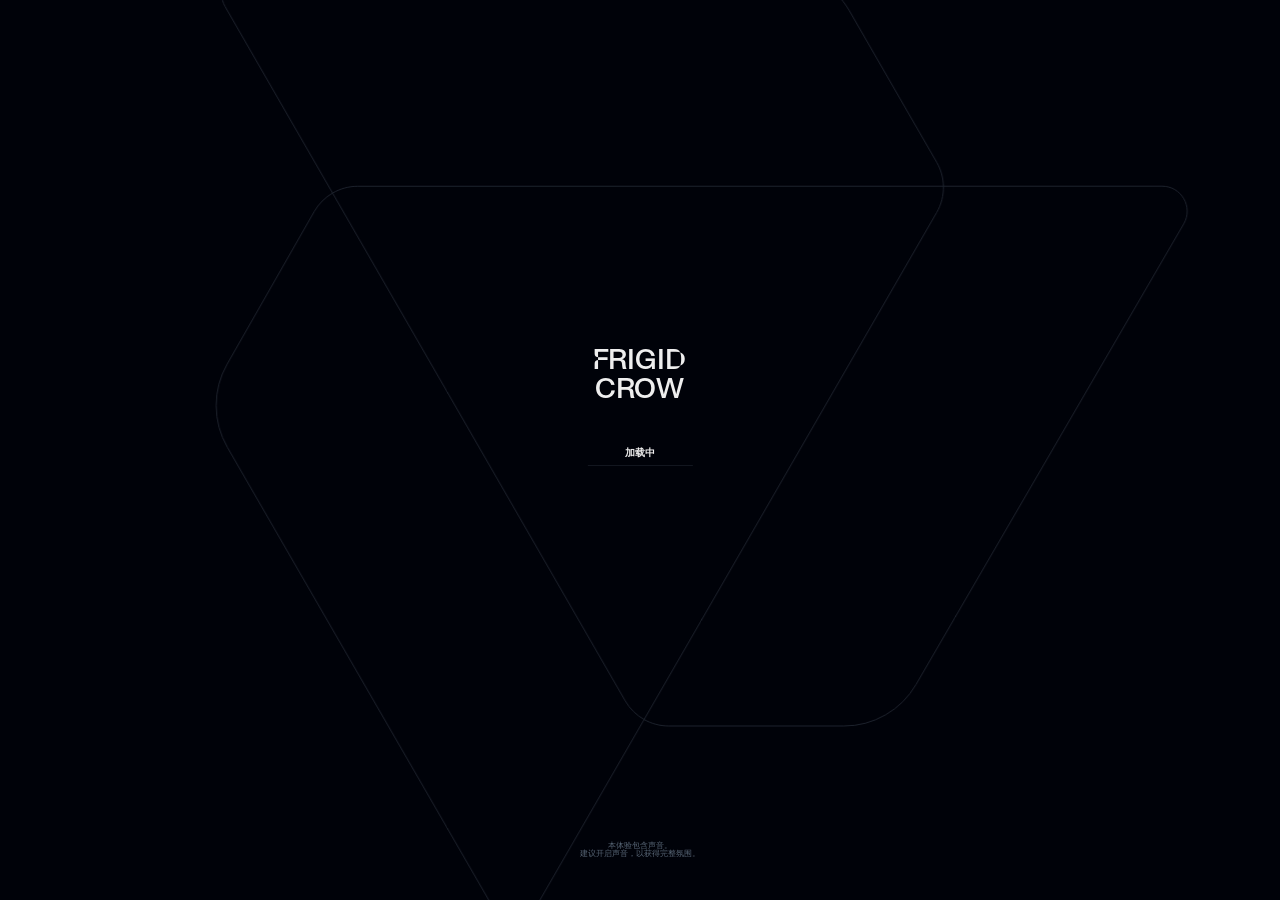
<file: companies/debyt/index.html>
<!DOCTYPE html><html  lang="zh-CN"><head><meta charset="utf-8"><meta name="viewport" content="width=device-width, initial-scale=1"><script type="importmap">{"imports":{"#entry":"/_nuxt/CEHeSSSx.js"}}</script><title>Zhulong（烛龙） | FrigidCrow</title><style>.company-content{align-items:center;display:flex;height:100svh;justify-content:center;position:relative}@media(max-width:1023px){.company-content{padding-bottom:6rem}.company-content:before{background-color:#000209cc;content:"";inset:0;position:absolute}}.company-content__wrapper{align-items:flex-start;display:flex;flex-direction:column;max-width:26.4rem;position:relative;z-index:1}@media(min-width:768px){.company-content__wrapper{max-width:42.5rem}}.company-content__fig{margin-bottom:1.2rem}@media(min-width:1024px){.company-content__fig{margin-bottom:1.6rem}}.company-content__title{margin-bottom:1.2rem}@media(min-width:1024px){.company-content__title{margin-bottom:1.6rem}}.company-content__title--hidden{pointer-events:none;position:absolute;visibility:hidden}.company-content__info{display:grid;gap:0 1.6rem;grid-template-columns:repeat(3,1fr);padding-top:2.4rem;width:100%}@media(min-width:1024px){.company-content__info{gap:0 2rem;padding-top:3.2rem}}.company-content__url{display:inline-flex;margin-bottom:2.4rem;pointer-events:auto;position:relative;transition-delay:.1s;z-index:9999}.company-content__url:after,.company-content__url:before{background:linear-gradient(90deg,#9bb8e1,#2c4e73);bottom:-.4rem;content:"";height:1px;left:0;pointer-events:none;position:absolute;right:0}.company-content__url:before{clip-path:inset(0 0 0 0)}.company-content__url:after{clip-path:inset(0 100% 0 0)}@media(hover:hover){.company-content__url:hover:before{clip-path:inset(0 0 0 100%);transition:clip-path .8s cubic-bezier(.14,1,.34,1)}.company-content__url:hover:after{clip-path:inset(0 0 0 0);transition:clip-path .8s cubic-bezier(.14,1,.34,1);transition-delay:.1s}}.company-content__info-col{padding-top:.8rem;position:relative}.company-content__info-col:before{background-color:#57667659;content:"";height:1px;left:0;position:absolute;right:0;top:0;transform:scaleX(0);transform-origin:left;transition:transform .8s cubic-bezier(.14,1,.34,1)}.is-visible .company-content__info-col:before{transform:scaleX(1)}.company-content__info-col:first-child{transition-delay:calc(var(--base-delay, 0s) + .1s)}.company-content__info-col:first-child:before{transition-delay:calc(var(--base-delay, 0s) + .4s)}.company-content__info-col:nth-child(2){transition-delay:calc(var(--base-delay, 0s) + .2s)}.company-content__info-col:nth-child(2):before{transition-delay:calc(var(--base-delay, 0s) + .5s)}.company-content__info-col:nth-child(3){transition-delay:calc(var(--base-delay, 0s) + .3s)}.company-content__info-col:nth-child(3):before{transition-delay:calc(var(--base-delay, 0s) + .6s)}.company-content__info-title{color:#9bb8e1}</style><style>.base-image{display:block}.base-image--fit{height:100%}.base-image--fit img{height:100%;-o-object-fit:cover;object-fit:cover}.base-image__placeholder{opacity:0}.base-image__img{opacity:0;transition:opacity .6s}.base-image__img--loaded{opacity:1}</style><style>.text-splitter{display:block;opacity:0}.text-splitter--splitted{opacity:1}</style><style>@media not (hover:hover){.portable-text a{text-decoration:underline;text-decoration-thickness:.1rem;text-underline-offset:.1rem}}</style><style>.header-logo{align-items:center;-moz-column-gap:1.4rem;column-gap:1.4rem;display:flex;left:2.8rem;position:fixed;top:2.8rem;z-index:80}@media(min-width:1024px){.header-logo{left:6.4rem;top:4.7rem}}.header-logo__mark{height:4rem;opacity:0;transform:scale(.9) rotate(-20deg);transition:transform 1.4s cubic-bezier(.14,1,.34,1),opacity .6s linear;width:4.1rem}.header-logo--visible .header-logo__mark{opacity:1;transform:scale(1) rotate(0)}.header-logo__type{height:2.9rem;width:9.8rem}.header-logo__type .logo-type__char{opacity:0;transition:opacity .6s linear}.header-logo--visible .header-logo__type .logo-type__char{opacity:1}.header-logo--visible .header-logo__type.header-logo__type--hidden{pointer-events:none}.header-logo--visible .header-logo__type.header-logo__type--hidden .logo-type__char{opacity:0}</style><style>.sound-toggle{align-items:center;color:#eee;-moz-column-gap:1.2rem;column-gap:1.2rem;display:flex;pointer-events:none;position:fixed;right:2.8rem;top:3.2rem;z-index:80}@media(min-width:1024px){.sound-toggle{right:6.4rem;top:5rem}}.sound-toggle--visible{pointer-events:auto}.sound-toggle__label-wrapper{display:flex;padding-left:.5em;position:relative;white-space:nowrap}.sound-toggle__label-inner{display:flex;opacity:0;transform:translateY(100%);transition:transform .8s cubic-bezier(.9,0,.1,1) .3s,opacity .6s linear .3s}.sound-toggle--visible .sound-toggle__label-inner{opacity:1;transform:translateY(0)}.sound-toggle__label{display:inline-flex;transition:transform .8s cubic-bezier(.14,1,.34,1)}.sound-toggle--active .sound-toggle__label{transform:translate(.5em)}.sound-toggle__label-status{transition:transform .8s cubic-bezier(.14,1,.34,1)}.sound-toggle__label-status--off{display:inline-flex}.sound-toggle--active .sound-toggle__label-status--off{transform:translateY(-100%)}.sound-toggle__label-status--on{position:absolute;right:0;top:0;transform:translateY(100%)}.sound-toggle--active .sound-toggle__label-status--on{transform:translateY(0)}.sound-toggle__svg{clip-path:inset(0 100% 0 0);color:#9bb8e1;height:.7rem;opacity:0;transition:opacity .6s linear .5s,clip-path .8s cubic-bezier(.9,0,.1,1) .5s;width:2.4rem}.sound-toggle--visible .sound-toggle__svg{clip-path:inset(0 0 0 0);opacity:1}</style><style>.back-button{bottom:3rem;left:50%;opacity:0;pointer-events:none;position:fixed;transform:translate(-50%);transition:opacity .6s linear;z-index:1}.back-button--visible{opacity:1;pointer-events:auto}@media(max-width:1023px){.back-button--top{bottom:unset;display:flex;justify-content:center;left:unset;margin-bottom:6rem;position:static;transform:none;width:100%}.back-button--top .btn{min-width:inherit;padding:0 1.4rem}}@media(min-width:1024px){.back-button{bottom:4.8rem;left:6.4rem;transform:none}}</style><style>.btn{align-items:center;cursor:pointer;display:inline-flex;font-size:clamp(10px,1rem,1rem);height:3.2rem;min-width:17.5rem;padding:0 2rem;position:relative}.btn,.btn--small{font-weight:700;line-height:1.2}.btn--small{font-size:8px;height:2.8rem;min-width:inherit;padding:0 1.8rem}@media(min-width:375px){.btn--small{font-size:clamp(10px,1rem,1rem);height:3.2rem;padding:0 2.4rem}}@media(min-width:768px)and (hover:hover){.btn:hover:before{opacity:1}.btn:hover .btn__label--base{opacity:0;transform:translateY(-100%);transition:transform .6s cubic-bezier(.9,0,.1,1),opacity .5s linear .1s}.btn:hover .btn__shimmer{opacity:0}}.btn:before{border:2px solid #9bb8e1;border-radius:.5rem;content:"";filter:blur(.4rem);opacity:0;transition:opacity .6s cubic-bezier(.14,1,.34,1)}.btn:before,.btn__svg{inset:0;pointer-events:none;position:absolute}.btn__svg{overflow:visible;stroke-width:clamp(1px,.1rem,.1rem);z-index:1}.btn__shimmer{display:none}@media(min-width:768px){.btn__shimmer{border-radius:.5rem;display:flex;inset:0;overflow:hidden;pointer-events:none;position:absolute;transition:opacity .6s cubic-bezier(.14,1,.34,1);z-index:0}}.btn__shimmer-inner{animation:btn-shimmer 5s cubic-bezier(.14,1,.34,1) infinite forwards;display:flex;height:100%;position:relative;width:100%}.btn__shimmer-inner:before{background-color:#9bb8e1;bottom:-4rem;content:"";filter:blur(24px);left:calc(50% - 20px);position:absolute;top:-4rem;transform:rotate(19.92deg);width:40px}.btn__wrapper{justify-content:center;width:100%}.btn__label,.btn__wrapper{display:flex;position:relative}.btn__label{z-index:1}@media(min-width:768px)and (hover:hover){.btn__label--base{transition:none}}.btn__label--hover{inset:0;justify-content:center;position:absolute;text-align:center}</style><style>.nav-prev-next{bottom:12rem;-moz-column-gap:.4rem;column-gap:.4rem;display:flex;left:50%;opacity:0;pointer-events:none;position:fixed;transform:translate(-50%);transition:opacity .6s linear;z-index:1}.nav-prev-next:before{background-color:#5f87b9;bottom:.4rem;content:"";left:50%;position:absolute;top:.4rem;transform:translate(-50%) scaleY(0);transform-origin:top;transition:transform .8s cubic-bezier(.14,1,.34,1) .2s;width:clamp(1px,.1rem,.1rem)}@media(min-width:1024px){.nav-prev-next{bottom:4.8rem;left:unset;right:6.4rem;transform:none}}.nav-prev-next--visible{opacity:1;pointer-events:auto}.nav-prev-next--visible:before{transform:translate(-50%) scaleY(1)}.nav-prev-next--vertical{bottom:unset;left:unset;position:relative;right:unset;transform:none}@media(min-width:1024px){.nav-prev-next--vertical{transform:rotate(90deg)}.nav-prev-next--vertical:before{left:50%}}.nav-prev-next__btn{align-items:center;color:#eee;display:flex;height:3.2rem;justify-content:center;position:relative;width:3rem}@media(hover:hover){.nav-prev-next__btn:hover .nav-prev-next__btn-arrow{transition:transform .6s cubic-bezier(.14,1,.34,1),opacity .3s linear}.nav-prev-next__btn:hover .nav-prev-next__btn-arrow--base{opacity:0}.nav-prev-next__btn:hover .nav-prev-next__btn-arrow--hover{opacity:1}.nav-prev-next__btn:hover.nav-prev-next__btn--prev .nav-prev-next__btn-arrow--base{transform:translate(-1rem)}.nav-prev-next__btn:hover.nav-prev-next__btn--prev .nav-prev-next__btn-arrow.nav-prev-next__btn-arrow--hover{transform:translate(0)}.nav-prev-next__btn:hover.nav-prev-next__btn--next .nav-prev-next__btn-arrow--base{transform:rotate(-180deg) translate(-1rem)}.nav-prev-next__btn:hover.nav-prev-next__btn--next .nav-prev-next__btn-arrow.nav-prev-next__btn-arrow--hover{transform:rotate(-180deg) translate(0)}}.nav-prev-next__btn-arrow{height:1.2rem;width:.4rem}.nav-prev-next__btn-arrow--hover{display:none}@media(hover:hover){.nav-prev-next__btn-arrow--hover{display:flex;left:calc(50% - .2rem);opacity:0;position:absolute;top:calc(50% - .6rem)}}.nav-prev-next__btn--prev .nav-prev-next__btn-arrow.nav-prev-next__btn-arrow--hover{transform:translate(1rem)}.nav-prev-next__btn--next .nav-prev-next__btn-arrow.nav-prev-next__btn-arrow--base{transform:rotate(-180deg)}.nav-prev-next__btn--next .nav-prev-next__btn-arrow.nav-prev-next__btn-arrow--hover{transform:rotate(-180deg) translate(1rem)}.nav-prev-next__svg-border{left:0;pointer-events:none;position:absolute;stroke-dasharray:90 10;top:0}.nav-prev-next__btn--prev .nav-prev-next__svg-border{stroke:url(#navBorderLeft)}.nav-prev-next__btn--next .nav-prev-next__svg-border{stroke:url(#navBorderRight)}</style><style>.svg-sprite{height:0;pointer-events:none;position:absolute;visibility:hidden;width:0}</style><link rel="stylesheet" href="/_nuxt/entry.D6d7nGTd.css" crossorigin><link rel="stylesheet" href="/_nuxt/_slug_._vewQCfs.css" crossorigin><link rel="preload" as="fetch" crossorigin="anonymous" href="/companies/debyt/_payload.json?154ae3f3-b9f1-4754-8a2c-d1e89509dd92"><link rel="modulepreload" as="script" crossorigin href="/_nuxt/CEHeSSSx.js"><link rel="modulepreload" as="script" crossorigin href="/_nuxt/CD6jqhvg.js"><link rel="modulepreload" as="script" crossorigin href="/_nuxt/lMIEOdbu.js"><link rel="modulepreload" as="script" crossorigin href="/_nuxt/DYt7FIrk.js"><link rel="modulepreload" as="script" crossorigin href="/_nuxt/zwo0n8NT.js"><link rel="modulepreload" as="script" crossorigin href="/_nuxt/BpUVxTqq.js"><link rel="modulepreload" as="script" crossorigin href="/_nuxt/-GFkwhdW.js"><link rel="modulepreload" as="script" crossorigin href="/_nuxt/CMR927m8.js"><link rel="modulepreload" as="script" crossorigin href="/_nuxt/BoAlSyXz.js"><link rel="modulepreload" as="script" crossorigin href="/_nuxt/DC3PvTXl.js"><link rel="modulepreload" as="script" crossorigin href="/_nuxt/C2sydNzH.js"><script type="module" src="/_nuxt/CEHeSSSx.js" crossorigin></script><meta name="format-detection" content="telephone=no"><meta name="robots" content="index, follow"><meta name="author" content="FrigidCrow"><meta property="og:site_name" content="FrigidCrow"><meta property="og:locale" content="zh_CN"><meta property="og:type" content="website"><meta property="og:url" content="https://frigidcrow.github.io/"><meta property="og:image" hid="og_image" content="/cdn.sanity.io/images/diak0tmr/production/57642f3160650fff13a36c9b7546631533865dc2-1200x630.png"><meta property="og:image:secure_url" hid="og_image_secure" content="/cdn.sanity.io/images/diak0tmr/production/57642f3160650fff13a36c9b7546631533865dc2-1200x630.png"><meta property="og:image:type" content="image/png"><meta property="og:image:width" content="1200"><meta property="og:image:height" content="630"><meta name="twitter:card" content="summary_large_image"><meta name="apple-mobile-web-app-title" content="FrigidCrow"><link rel="apple-touch-icon" type="image/png" sizes="180x180" href="/favicons/dark/apple-touch-icon.png" media="(prefers-color-scheme: dark)"><link rel="icon" type="image/png" sizes="96x96" href="/favicons/dark/favicon-96x96.png" media="(prefers-color-scheme: dark)"><link rel="icon" type="image/svg+xml" href="/favicons/dark/favicon.svg" media="(prefers-color-scheme: dark)"><link rel="shortcut icon" href="/favicons/dark/favicon.ico" media="(prefers-color-scheme: dark)"><link rel="manifest" href="/favicons/dark/site.webmanifest" media="(prefers-color-scheme: dark)"><link rel="apple-touch-icon" type="image/png" sizes="180x180" href="/favicons/light/apple-touch-icon.png" media="(prefers-color-scheme: light)"><link rel="icon" type="image/png" sizes="96x96" href="/favicons/light/favicon-96x96.png" media="(prefers-color-scheme: light)"><link rel="icon" type="image/svg+xml" href="/favicons/light/favicon.svg" media="(prefers-color-scheme: light)"><link rel="shortcut icon" href="/favicons/light/favicon.ico" media="(prefers-color-scheme: light)"><link rel="manifest" href="/favicons/light/site.webmanifest" media="(prefers-color-scheme: light)"><meta name="keywords" content="Zhulong（烛龙） | FrigidCrow"><meta property="og:title" hid="og_title" content="Zhulong（烛龙） | FrigidCrow"><meta name="twitter:title" hid="twitter_title" content="Zhulong（烛龙） | FrigidCrow"><meta name="description" hid="description" content="面向 AI 编程智能体的本地项目情报与验证门禁工具包。"><meta property="og:description" hid="og_description" content="面向 AI 编程智能体的本地项目情报与验证门禁工具包。"><meta property="og:image:alt" hid="og_image_alt" content="面向 AI 编程智能体的本地项目情报与验证门禁工具包。"><meta name="twitter:description" hid="twitter_description" content="面向 AI 编程智能体的本地项目情报与验证门禁工具包。"><meta name="twitter:image:alt" hid="twitter_image_alt" content="面向 AI 编程智能体的本地项目情报与验证门禁工具包。"><meta name="twitter:image:src" hid="twitter_image" content="/cdn.sanity.io/images/diak0tmr/production/57642f3160650fff13a36c9b7546631533865dc2-1200x630.png"><meta name="twitter:image" content="/cdn.sanity.io/images/diak0tmr/production/57642f3160650fff13a36c9b7546631533865dc2-1200x630.png"><link rel="canonical" href="https://frigidcrow.github.io/companies/debyt"><link rel="stylesheet" href="/personal.css"><link rel="preload" href="/fonts/Hashgraph-Title.woff2" as="font" type="font/woff2" crossorigin><link rel="preload" href="/fonts/PPNeueMontreal-SemiBold.woff2" as="font" type="font/woff2" crossorigin></head><body><div id="__nuxt"><main><span></span><header class="header"><a href="/" class="header-logo" aria-label="返回首页"><svg xmlns="http://www.w3.org/2000/svg" fill="currentColor" viewBox="0 0 42 41" class="header-logo__mark" aria-hidden="true"><path d="M23.898 0c1.274 0 2.45.68 3.086 1.783l3.721 6.457c.182.315.277.666.285 1.018l9.318-.001c.824 0 1.338.893.924 1.605L29.826 30.488a3.56 3.56 0 0 1-3.08 1.772h-7.463c-.374 0-.734-.098-1.048-.275l-4.604 7.978a1.07 1.07 0 0 1-1.851 0L.477 20.385a3.56 3.56 0 0 1-.009-3.546l3.71-6.501c.19-.333.461-.602.781-.788l12.472 21.64c.195.338.475.61.804.795l12.47-21.61c.199-.345.294-.732.285-1.117L6.033 9.26c-.384 0-.753.103-1.074.29L.379 1.602A1.068 1.068 0 0 1 1.303 0z"></path></svg><svg fill="currentColor" xmlns="http://www.w3.org/2000/svg" viewBox="0 0 98 29" class="header-logo__type" aria-hidden="true"><path class="logo-type__char" d="M87.4785 8.66144c0-1.33248.4225-2.06372 1.95-2.19372v5.10238h-1.95V8.66144Zm0-5.99616V.195312h1.95V4.84274c-1.5275-.12999-1.95-.86123-1.95-2.17746Zm1.95 3.80244c.1625-.01625.3087-.01625.4875-.01625h4.7774c.1787 0 .325 0 .4875.01625 1.5275.13 1.95.86124 1.95 2.19372v2.90866h-1.95V.195312h1.95V2.66528c0 1.31623-.4225 2.04747-1.95 2.17746-.1625.01625-.3088.01625-.4875.01625H89.916c-.1788 0-.325 0-.4875-.01625v1.62498Z"></path><path class="logo-type__char" d="M77.3486 11.5701V.195312h4.9237c2.665 0 4.1274 1.202478 4.1274 3.444948s-1.4624 3.44495-4.1274 3.44495h-2.9737v4.48489h-1.95Zm1.95-6.01237h2.7787c1.5762 0 2.3725-.55249 2.3725-1.91747s-.7963-1.91747-2.3725-1.91747h-2.7787v3.83494Z"></path><path class="logo-type__char" d="M65.7568 11.5701 69.8843.195312h2.2099L76.2054 11.5701h-1.9987l-1.04-3.05491H68.763l-1.0399 3.05491h-1.9663Zm3.5262-4.58239h3.3637l-1.0237-3.0062c-.2112-.61749-.4387-1.31623-.65-2.01497l-.6662 1.99872-1.0238 3.02245Z"></path><path class="logo-type__char" d="M56.0596 11.5701V.195312h5.2161c2.3075 0 3.7862 1.137488 3.7862 2.941208 0 1.39748-.8125 2.40496-2.1449 2.81121 1.7387.32499 1.8362 1.57622 1.8849 2.51871l.0488.81249c.065.99127.2112 1.67377.5525 2.19367v.0975h-2.08c-.2437-.6174-.3412-1.1212-.4225-2.09617l-.065-.82874c-.13-1.65748-.9262-1.80373-2.0312-1.80373h-2.795v4.72864h-1.9499Zm1.9499-6.32111h2.6813c1.3974 0 2.4212-.34125 2.4212-1.77123 0-1.18623-.78-1.72247-2.21-1.72247h-2.8925v3.4937Z"></path><path class="logo-type__char" d="M48.7021 11.7648c-3.3149 0-5.4599-2.33994-5.4599-5.88239C43.2422 2.27497 45.4522 0 48.9134 0c2.7949 0 4.6474 1.57623 5.0699 4.02994h-1.9662c-.3738-1.73872-1.5925-2.50246-3.2175-2.50246-2.3562 0-3.6074 1.64122-3.6074 4.33868 0 2.81121 1.3649 4.33864 3.7212 4.33864 2.0474 0 3.2987-1.23493 3.2987-3.15241v-.08124h-3.51V5.47617h5.2974v6.09363H52.342v-1.4787c-.7637 1.0887-1.9987 1.6737-3.6399 1.6737Z"></path><path class="logo-type__char" d="M32.2256 8.66144c0-1.33248.4225-2.06372 1.95-2.19372v5.10238h-1.95V8.66144Zm0-5.99616V.195312h1.95V4.84274c-1.5275-.12999-1.95-.86123-1.95-2.17746Zm1.95 3.80244c.1625-.01625.3087-.01625.4874-.01625h4.7775c.1787 0 .325 0 .4875.01625 1.5274.13 1.9499.86124 1.9499 2.19372v2.90866H39.928V.195312h1.9499V2.66528c0 1.31623-.4225 2.04747-1.9499 2.17746-.1625.01625-.3088.01625-.4875.01625H34.663c-.1787 0-.3249 0-.4874-.01625v1.62498Z"></path><path class="logo-type__char" d="M26.3814 11.7648c-3.2662 0-4.8912-1.625-4.8912-3.98117h1.8688c.1462 1.72248 1.2512 2.50247 3.1037 2.50247 1.6574 0 2.5999-.63374 2.5999-1.80373 0-.90998-.5362-1.38123-2.0962-1.72247l-1.6412-.3575c-2.1612-.47124-3.445-1.26748-3.445-3.0712 0-1.90122 1.56-3.3312 4.3712-3.3312 2.6975 0 4.2412 1.28373 4.3387 3.70494h-1.8687c-.1138-1.57622-1.0238-2.24246-2.6-2.24246-1.4625 0-2.3562.63374-2.3562 1.62497 0 .82874.6337 1.25123 1.8362 1.52748l1.8037.40624c2.1775.4875 3.575 1.21874 3.575 3.23371 0 2.09622-1.625 3.50992-4.5987 3.50992Z"></path><path class="logo-type__char" d="M10.9482 11.5701 15.0757.195312h2.2099L21.3968 11.5701h-1.9987l-1.04-3.05491h-4.4037l-1.0399 3.05491h-1.9663Zm3.5262-4.58239h3.3637l-1.0237-3.0062c-.2112-.61749-.4387-1.31623-.65-2.01497l-.6662 1.99872-1.0238 3.02245Z"></path><path class="logo-type__char" d="M.467773 8.66144c0-1.33248.422494-2.06372 1.949967-2.19372v5.10238H.467773V8.66144Zm0-5.99616V.195312H2.41774V4.84274C.890267 4.71275.467773 3.98151.467773 2.66528ZM2.41774 6.46772c.1625-.01625.30875-.01625.4875-.01625h4.77743c.17874 0 .32499 0 .48749.01625 1.52748.13 1.94994.86124 1.94994 2.19372v2.90866H8.17016V.195312h1.94994V2.66528c0 1.31623-.42246 2.04747-1.94994 2.17746-.1625.01625-.30875.01625-.48749.01625H2.90524c-.17875 0-.325 0-.4875-.01625v1.62498Z"></path><path class="logo-type__char" d="M79.2193 28.0226c-3.2662 0-4.8912-1.6249-4.8912-3.9812h1.8687c.1463 1.7225 1.2513 2.5025 3.1037 2.5025 1.6575 0 2.6-.6337 2.6-1.8037 0-.91-.5362-1.3812-2.0962-1.7225l-1.6412-.3575c-2.1613-.4712-3.445-1.2675-3.445-3.0712 0-1.9012 1.56-3.3312 4.3712-3.3312 2.6975 0 4.2412 1.2837 4.3387 3.705h-1.8687c-.1138-1.5763-1.0238-2.2425-2.6-2.2425-1.4625 0-2.3562.6337-2.3562 1.625 0 .8287.6337 1.2512 1.8362 1.5274l1.8037.4063c2.1775.4875 3.575 1.2187 3.575 3.2337 0 2.0962-1.625 3.5099-4.5987 3.5099Z"></path><path class="logo-type__char" d="M65.2676 24.903c0-1.3.4225-2.0312 1.95-2.1612v3.4937h6.2399v1.5925h-8.1899v-2.925Zm0-5.8987v-2.5512h8.0274v1.5763h-6.0774v3.1524c-1.5275-.13-1.95-.8612-1.95-2.1775Zm1.95 3.7375c.1624-.0163.3087-.0163.4874-.0163h5.1675v-1.5274H67.705c-.1787 0-.325 0-.4874-.0163v1.56Z"></path><path class="logo-type__char" d="M54.6777 27.828V16.4531h5.2162c2.3075 0 3.7862 1.1375 3.7862 2.9412 0 1.3975-.8125 2.405-2.145 2.8112 1.7388.325 1.8363 1.5763 1.885 2.5188l.0488.8124c.065.9913.2112 1.6738.5524 2.1938v.0975h-2.0799c-.2438-.6175-.3413-1.1213-.4225-2.0963l-.065-.8287c-.13-1.6575-.9263-1.8037-2.0312-1.8037h-2.795v4.7287h-1.95Zm1.95-6.3212h2.6812c1.3975 0 2.4212-.3412 2.4212-1.7712 0-1.1863-.78-1.7225-2.2099-1.7225h-2.8925v3.4937Z"></path><path class="logo-type__char" d="M47.6354 28.023c-3.2337 0-4.8424-1.6575-4.8424-4.745v-6.8249h1.9499v6.5649c0 2.34.9588 3.4125 2.8925 3.4125s2.8925-1.0725 2.8925-3.4125v-6.5649h1.9499v6.8249c0 3.0875-1.6087 4.745-4.8424 4.745Z"></path><path class="logo-type__char" d="M35.9904 18.6306c0-.2113-.0163-.39-.0488-.585h2.0475c-.0325.195-.0488.3737-.0488.585v9.1974h-1.9499v-9.1974Zm-3.7375-.585h3.6887c-.195-1.3487-1.1537-1.5925-2.0312-1.5925h-1.6575v1.5925Zm5.7362 0h3.6887v-1.5925h-1.6575c-.8775 0-1.8362.2438-2.0312 1.5925Z"></path><path class="logo-type__char" d="M21.1904 27.828V16.4531h2.3562l4.4362 6.8412c.4388.6825.8613 1.3812 1.2838 2.1612-.0488-.9912-.0813-2.015-.0813-3.835v-5.1674h1.8362V27.828h-2.1937l-4.6312-7.0524c-.4062-.6175-.8775-1.3975-1.2349-2.08.0325.9262.065 2.34.065 4.0787v5.0537h-1.8363Z"></path><path class="logo-type__char" d="M11.3164 24.903c0-1.3.4225-2.0312 1.95-2.1612v3.4937h6.2399v1.5925h-8.1899v-2.925Zm0-5.8987v-2.5512h8.0274v1.5763h-6.0774v3.1524c-1.5275-.13-1.95-.8612-1.95-2.1775Zm1.95 3.7375c.1625-.0163.3087-.0163.4875-.0163h5.1674v-1.5274h-5.1674c-.1788 0-.325 0-.4875-.0163v1.56Z"></path><path class="logo-type__char" d="M4.15994 27.828 0 16.4531h2.01497l2.63246 7.5887c.21125.6175.43874 1.3162.64999 2.0149l.66624-1.9987 2.53496-7.6049h1.94998L6.3699 27.828H4.15994Z"></path></svg></a><button class="sound-toggle btn-label ttu" aria-label="开启声音"><span class="sound-toggle__label-wrapper oh"><span class="sound-toggle__label-inner"><span class="sound-toggle__label">声音</span><span aria-hidden="true" class="sound-toggle__label-status sound-toggle__label-status--off">关</span><span aria-hidden="false" class="sound-toggle__label-status sound-toggle__label-status--on">开</span></span></span><svg class="sound-toggle__svg" viewBox="0 0 24 7" fill="none" xmlns="http://www.w3.org/2000/svg"><path d="M0 3.500L0.80 3.500L1.60 3.500L2.40 3.500L3.20 3.500L4.00 3.500L4.80 3.500L5.60 3.500L6.40 3.500L7.20 3.500L8.00 3.500L8.80 3.500L9.60 3.500L10.40 3.500L11.20 3.500L12.00 3.500L12.80 3.500L13.60 3.500L14.40 3.500L15.20 3.500L16.00 3.500L16.80 3.500L17.60 3.500L18.40 3.500L19.20 3.500L20.00 3.500L20.80 3.500L21.60 3.500L22.40 3.500L23.20 3.500L24.00 3.500" stroke="currentColor" stroke-miterlimit="10" fill="none"></path></svg></button><div aria-hidden="true" class="back-button"><a href="/" class="btn ff-detail ttu"><span class="btn__wrapper oh"><span class="btn__label btn__label--base">返回首页</span><!----></span><svg class="btn__svg" fill="none" aria-hidden="true"><rect x="0.5" y="0.5" height="2" rx="5" ry="5" stroke="url(#btnBorderGrad)"></rect></svg><!----></a></div><nav class="nav-prev-next"><a href="/companies/bloxtel" class="nav-prev-next__btn nav-prev-next__btn--prev" aria-label="前往上一个项目"><svg xmlns="http://www.w3.org/2000/svg" fill="currentColor" viewBox="0 0 4 12" aria-hidden="true" class="nav-prev-next__btn-arrow nav-prev-next__btn-arrow--base"><path d="M0 7.978 4 12v-1.978L0 6zm0-3.956L4 0v1.978L0 6z"></path></svg><svg xmlns="http://www.w3.org/2000/svg" fill="currentColor" viewBox="0 0 4 12" aria-hidden="true" class="nav-prev-next__btn-arrow nav-prev-next__btn-arrow--hover"><path d="M0 7.978 4 12v-1.978L0 6zm0-3.956L4 0v1.978L0 6z"></path></svg><svg xmlns="http://www.w3.org/2000/svg" fill="none" viewBox="0 0 31 33" aria-hidden="true" class="nav-prev-next__svg-border"><path d="M30.5 32.5h-25a5 5 0 0 1-5-5v-22a5 5 0 0 1 5-5h25"></path></svg></a><a href="/companies/rava" class="nav-prev-next__btn nav-prev-next__btn--next" aria-label="前往下一个项目"><svg xmlns="http://www.w3.org/2000/svg" fill="currentColor" viewBox="0 0 4 12" aria-hidden="true" class="nav-prev-next__btn-arrow nav-prev-next__btn-arrow--base"><path d="M0 7.978 4 12v-1.978L0 6zm0-3.956L4 0v1.978L0 6z"></path></svg><svg xmlns="http://www.w3.org/2000/svg" fill="currentColor" viewBox="0 0 4 12" aria-hidden="true" class="nav-prev-next__btn-arrow nav-prev-next__btn-arrow--hover"><path d="M0 7.978 4 12v-1.978L0 6zm0-3.956L4 0v1.978L0 6z"></path></svg><svg xmlns="http://www.w3.org/2000/svg" fill="none" viewBox="0 0 31 33" aria-hidden="true" class="nav-prev-next__svg-border"><path d="M0 32.5h25a5 5 0 0 0 5-5v-22a5 5 0 0 0-5-5H0"></path></svg></a></nav></header><div><div class="company-content"><div class="company-content__wrapper"><h1 class="company-content__title anim-fade">Zhulong（烛龙）</h1><!----><a class="company-content__url anim-fade ttu btn-label" target="_blank" rel="noreferrer noopener" href="https://github.com/FrigidCrow/Zhulong-Project-Intelligence-Kit">github.com/FrigidCrow/Zhulong-Project-Intelligence-Kit</a><div class="portable-text text-splitter body-copy"><!--[--><p>本地优先的 AI 工程情报框架，解析代码、项目状态与验证证据，为智能体提供可审查的开发上下文。</p><!--]--></div><div style="--base-delay:0s;" class="company-content__info ttu btn-label"><!----><!----><!----></div></div></div></div><svg class="svg-sprite" fill="none" aria-hidden="true"><defs><linearGradient id="btnBorderGrad" x1="0%" y1="0%" x2="100%" y2="0%"><stop offset="0%" stop-color="#9BB8E1"></stop><stop offset="100%" stop-color="#2C4E73"></stop></linearGradient></defs><defs><linearGradient id="navBorderLeft" x1="0.5" y1="14.5" x2="65" y2="14.5" gradientUnits="userSpaceOnUse"><stop stop-color="#9BB8E1"></stop><stop offset="1" stop-color="#235792"></stop></linearGradient></defs><defs><linearGradient id="navBorderRight" x1="-34.5" y1="14.5" x2="30" y2="14.5" gradientUnits="userSpaceOnUse"><stop stop-color="#9BB8E1"></stop><stop offset="1" stop-color="#235792"></stop></linearGradient></defs></svg></main></div><div id="teleports"></div><script>window.__NUXT__={};window.__NUXT__.config={public:{"nuxt-scripts":{version:"",defaultScriptOptions:{trigger:"onNuxtReady"}},sanity:{additionalClients:{},apiVersion:"2026-04-02",dataset:"production",disableSmartCdn:false,perspective:"raw",projectId:"diak0tmr",queryEndpoint:"",stega:{},token:"",useCdn:true,withCredentials:false}},app:{baseURL:"/",buildId:"154ae3f3-b9f1-4754-8a2c-d1e89509dd92",buildAssetsDir:"/_nuxt/",cdnURL:""}}</script><script type="application/json" data-nuxt-data="nuxt-app" data-ssr="true" id="__NUXT_DATA__" data-src="/companies/debyt/_payload.json?154ae3f3-b9f1-4754-8a2c-d1e89509dd92">[{"state":1,"once":19,"_errors":20,"serverRendered":22,"path":23,"pinia":24,"prerenderedAt":175},["Reactive",2],{"$ssanity-preview-environment":3,"$spageTransition":4,"$scompanyNavPrev":7,"$scompanyNavNext":9,"$scompanyNavVisible":11,"$ssite-config":12},"checking",{"delay":5,"promise":6},0,null,["Ref",8],"/companies/bloxtel",["Ref",10],"/companies/rava",false,{"_priority":13,"env":16,"name":17,"trailingSlash":11,"url":18},{"name":14,"env":15,"url":14,"trailingSlash":14},-3,-15,"production","FrigidCrow","https://frigidcrow.github.io/",["Set"],["ShallowReactive",21],{"sanity-NLPorUXA_a-no2_3oyVevAMBp-XZ-77-RLI1qKv0B7Y":-1},true,"/companies/debyt",["Reactive",25],{"app":26,"data":28},{"windowSize":27,"isSoundMuted":22,"isLoaderVisible":22,"isTouch":11,"isWebGPUSupported":22,"isWebGPUBrowserSupported":22},{"width":5,"height":5},{"globalData":29,"allCompanies":64,"allTeamMembers":132,"teamActiveIndex":5},{"socials":179,"footerTitle":42,"footerCopyrights":54,"legalNav":55,"seo":60},[31,35,39],{"label":32,"type":33,"url":34},"GitHub","email","https://github.com/FrigidCrow",{"label":36,"type":37,"url":38},"联系","external","https://github.com/FrigidCrow",{"label":40,"type":37,"url":41},"项目（GitHub）","https://github.com/FrigidCrow?tab=repositories",[43],{"_key":44,"_type":45,"children":46,"markDefs":52,"style":53},"0fbb6cf1908e","block",[47],{"_key":48,"_type":49,"marks":50,"text":185},"792278ef20c5","span",[],"期待大胆的想法\n与有意义的合作",[],"normal","© FrigidCrow {year}",[56],{"label":57,"type":58,"url":59},"隐私政策","external","https://frigidcrow.github.io/privacy-policy/",{"title":61,"description":62,"image":63},"FrigidCrow | 全栈与 AI 产品开发者","独立全栈与 AI 产品开发者，构建模型应用、后端服务、数据系统与交互界面的完整产品。","/cdn.sanity.io/images/diak0tmr/production/57642f3160650fff13a36c9b7546631533865dc2-1200x630.png",[65,82,99,115],{"slug":66,"url":23,"logo":6,"name":68,"copy":69,"founded":6,"invested":6,"stage":6,"websiteUrl":180,"seo":79},"debyt","/cdn.sanity.io/files/diak0tmr/production/8f409b899eda0a6598e1f59042a10bb28ffc3a6f.svg","Zhulong（烛龙）",[70],{"_key":71,"_type":45,"children":72,"markDefs":77,"style":53},"3fb6b3531126",[73],{"_key":74,"_type":49,"marks":75,"text":76},"5587e852bed4",[],"本地优先的 AI 工程情报框架，解析代码、项目状态与验证证据，为智能体提供可审查的开发上下文。",[],"https://github.com/FrigidCrow",{"title":80,"description":81,"image":63},"Zhulong（烛龙） | FrigidCrow","面向 AI 编程智能体的本地项目情报与验证门禁工具包。",{"slug":83,"url":10,"logo":6,"name":85,"copy":86,"founded":6,"invested":6,"stage":6,"websiteUrl":181,"seo":96},"rava","/cdn.sanity.io/files/diak0tmr/production/bbe762805f8a8f30923897ce054a1805b19f72ae.svg","OpenDevBridge",[87],{"_key":88,"_type":45,"children":89,"markDefs":94,"style":53},"bc95ba0caa49",[90],{"_key":91,"_type":49,"marks":92,"text":93},"f6b0c489e0e3",[],"把聊天入口、Codex 执行器和任务状态连成一套可观测的智能体工作流，支持任务拆分、安全门禁与失败恢复。",[],"https://github.com/FrigidCrow",{"title":97,"description":98,"image":6},"OpenDevBridge | FrigidCrow","连接聊天入口与 Codex 的智能体任务编排、门禁和观测服务。",{"slug":100,"url":101,"logo":6,"name":182,"copy":103,"founded":6,"invested":6,"stage":6,"websiteUrl":183,"seo":112},"100s","/companies/100s","/cdn.sanity.io/files/diak0tmr/production/4bfda0b43330ee9caf21baa5dbb67c0a2116a383.svg",[104],{"_key":105,"_type":45,"children":106,"markDefs":111,"style":53},"18dc4735fa97",[107],{"_key":108,"_type":49,"marks":109,"text":110},"de6f3988ebc1",[],"用一个本地优先的全栈应用管理项目、任务、机会与 AI 执行记录，前后端数据保持在同一套可审查工作流中。",[],{"title":113,"description":114,"image":63},"Personal OS | FrigidCrow","管理项目数据与 AI 执行记录的本地优先全栈工作台。",{"slug":116,"url":8,"logo":6,"name":118,"copy":119,"founded":6,"invested":6,"stage":6,"websiteUrl":184,"seo":129},"bloxtel","/cdn.sanity.io/files/diak0tmr/production/8cabc54021e8a76831d69a208c8b50042ba3b37c.svg","FrigidCrow 作品集",[120],{"_key":121,"_type":45,"children":122,"markDefs":127,"style":53},"74e8db737c89",[123],{"_key":124,"_type":49,"marks":125,"text":126},"7526ca2acbb5",[],"使用 Three.js、WebGL 和自动化内容管线构建的个人作品集，可直接部署到 GitHub Pages。",[],"https://github.com/FrigidCrow",{"title":130,"description":131,"image":63},"FrigidCrow 作品集 | FrigidCrow","结合 Three.js、自动化内容管线与 GitHub Pages 部署的个人作品集。",[133,139,145,151,157,163,169],{"name":186,"position":187,"portrait":136,"depthMap":137,"normalMap":138},"创意方向","策略与概念","/cdn.sanity.io/images/diak0tmr/production/3e89d5b6a2861a68c8d521c7fed603edc5f95e2f-1024x1024.webp","/cdn.sanity.io/images/diak0tmr/production/9a10c8de53e038349a3b8d27f81d580590adcf28-1024x1024.webp","/cdn.sanity.io/images/diak0tmr/production/72d67cec28cba9214e0ca7978bf50bafd4e41966-1024x1024.webp",{"name":188,"position":189,"portrait":142,"depthMap":143,"normalMap":144},"体验设计","交互与动效","/cdn.sanity.io/images/diak0tmr/production/cc371fd0af9ea5a29fb51edeffd8c5c3171c5bfe-1024x1024.webp","/cdn.sanity.io/images/diak0tmr/production/b67ab460249ef0f17a231d4c339fb1fd08bc9922-1024x1024.webp","/cdn.sanity.io/images/diak0tmr/production/d96533ae3f2e0ac61cd49878394d8246a1037494-1024x1024.webp",{"name":190,"position":191,"portrait":148,"depthMap":149,"normalMap":150},"工程开发","前端系统","/cdn.sanity.io/images/diak0tmr/production/0c45708c13882c70d6b538f8e48ab8d65c640df2-1024x1024.webp","/cdn.sanity.io/images/diak0tmr/production/36db9bbcbb12f5894ca01b48f7dd99e37583d6c7-1024x1024.webp","/cdn.sanity.io/images/diak0tmr/production/406c3bb1d58aeead1be2bb2091d87ea12a6fd963-1024x1024.webp",{"name":192,"position":193,"portrait":154,"depthMap":155,"normalMap":156},"实时 3D","Three.js 与着色器","/cdn.sanity.io/images/diak0tmr/production/6ca01f2cd5737c97c652a27466cca70942d61a20-1024x1024.webp","/cdn.sanity.io/images/diak0tmr/production/e9e938305b3cb9af93095e7fba83422f69fcb54e-1024x1024.webp","/cdn.sanity.io/images/diak0tmr/production/f47b948f9f89a0e86ae148c5bd814ab1e7e48178-1024x1024.webp",{"name":194,"position":195,"portrait":160,"depthMap":161,"normalMap":162},"原型设计","快速实验","/cdn.sanity.io/images/diak0tmr/production/09ae08ab6b56329c720727f575b0c14d8fe3082a-1024x1024.webp","/cdn.sanity.io/images/diak0tmr/production/98ea97a34fe729fdc9e2537d0379e1ddaf4b9e34-1024x1024.webp","/cdn.sanity.io/images/diak0tmr/production/ca065b099b55b1b3eb70bc3486856e0cc06b3640-1024x1024.webp",{"name":152,"position":196,"portrait":166,"depthMap":167,"normalMap":168},"技术研究","新兴技术","/cdn.sanity.io/images/diak0tmr/production/5da2daca6c7707a4606469a3b67792976d1d6cc9-1024x1024.webp","/cdn.sanity.io/images/diak0tmr/production/aba29d88540b0a5181a65236c8a1cfc18f9dd4bd-1024x1024.webp","/cdn.sanity.io/images/diak0tmr/production/5595960e2df8246c2f993ae2042373b601fbb6ab-1024x1024.webp",{"name":164,"position":197,"portrait":172,"depthMap":173,"normalMap":174},"项目交付","从想法到上线","/cdn.sanity.io/images/diak0tmr/production/7a3c6d46ca4e5d9ae3f6d6ed7964ea53808559aa-1024x1024.webp","/cdn.sanity.io/images/diak0tmr/production/e9e2edab7a4bffa7dff8df6ffecaaf4cbe9443bd-1024x1024.webp","/cdn.sanity.io/images/diak0tmr/production/88cb6e510410fa4187b5077c3a1d5d85dcd377c3-1024x1024.webp",1784174148875,"mailto:172187433@qq.com",{"label":36,"type":33,"url":176},{"label":40,"type":37,"url":41},[177,178],"https://github.com/FrigidCrow/Zhulong-Project-Intelligence-Kit","https://github.com/FrigidCrow/OpenDevBridge","Personal OS","https://github.com/FrigidCrow/personal-os","https://github.com/FrigidCrow/frigidcrow.github.io","有 AI 产品要落地\n可以直接联系我","AI 产品设计","需求与方案","模型应用","RAG 与智能体","全栈开发","前端与后端","后端服务","API 与数据库","工程交付","测试与部署","Three.js 与 WebGL","新模型与工具"]</script></body></html>
</file>
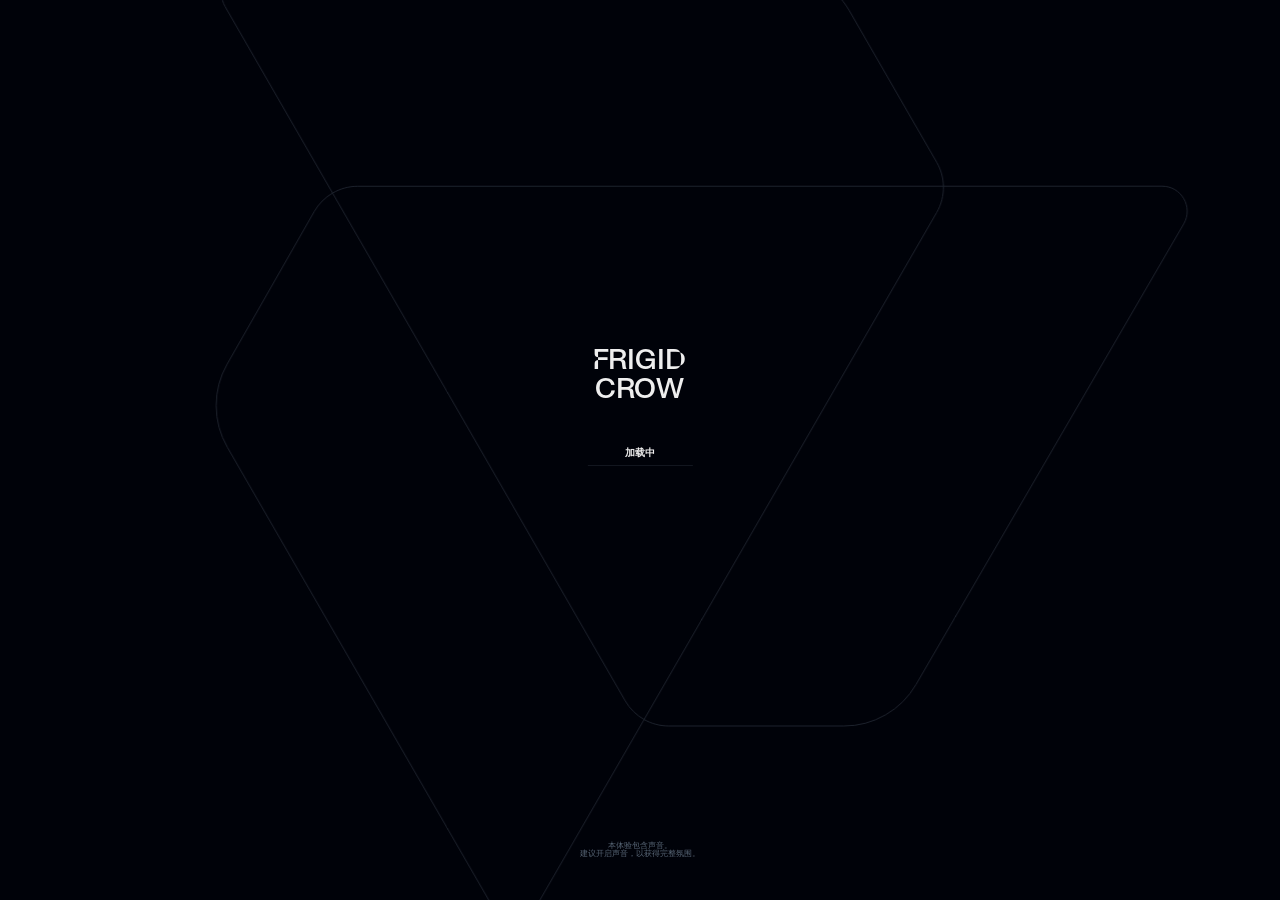
<file: companies/rava/index.html>
<!DOCTYPE html><html  lang="zh-CN"><head><meta charset="utf-8"><meta name="viewport" content="width=device-width, initial-scale=1"><script type="importmap">{"imports":{"#entry":"/_nuxt/CEHeSSSx.js"}}</script><title>OpenDevBridge | FrigidCrow</title><style>.company-content{align-items:center;display:flex;height:100svh;justify-content:center;position:relative}@media(max-width:1023px){.company-content{padding-bottom:6rem}.company-content:before{background-color:#000209cc;content:"";inset:0;position:absolute}}.company-content__wrapper{align-items:flex-start;display:flex;flex-direction:column;max-width:26.4rem;position:relative;z-index:1}@media(min-width:768px){.company-content__wrapper{max-width:42.5rem}}.company-content__fig{margin-bottom:1.2rem}@media(min-width:1024px){.company-content__fig{margin-bottom:1.6rem}}.company-content__title{margin-bottom:1.2rem}@media(min-width:1024px){.company-content__title{margin-bottom:1.6rem}}.company-content__title--hidden{pointer-events:none;position:absolute;visibility:hidden}.company-content__info{display:grid;gap:0 1.6rem;grid-template-columns:repeat(3,1fr);padding-top:2.4rem;width:100%}@media(min-width:1024px){.company-content__info{gap:0 2rem;padding-top:3.2rem}}.company-content__url{display:inline-flex;margin-bottom:2.4rem;pointer-events:auto;position:relative;transition-delay:.1s;z-index:9999}.company-content__url:after,.company-content__url:before{background:linear-gradient(90deg,#9bb8e1,#2c4e73);bottom:-.4rem;content:"";height:1px;left:0;pointer-events:none;position:absolute;right:0}.company-content__url:before{clip-path:inset(0 0 0 0)}.company-content__url:after{clip-path:inset(0 100% 0 0)}@media(hover:hover){.company-content__url:hover:before{clip-path:inset(0 0 0 100%);transition:clip-path .8s cubic-bezier(.14,1,.34,1)}.company-content__url:hover:after{clip-path:inset(0 0 0 0);transition:clip-path .8s cubic-bezier(.14,1,.34,1);transition-delay:.1s}}.company-content__info-col{padding-top:.8rem;position:relative}.company-content__info-col:before{background-color:#57667659;content:"";height:1px;left:0;position:absolute;right:0;top:0;transform:scaleX(0);transform-origin:left;transition:transform .8s cubic-bezier(.14,1,.34,1)}.is-visible .company-content__info-col:before{transform:scaleX(1)}.company-content__info-col:first-child{transition-delay:calc(var(--base-delay, 0s) + .1s)}.company-content__info-col:first-child:before{transition-delay:calc(var(--base-delay, 0s) + .4s)}.company-content__info-col:nth-child(2){transition-delay:calc(var(--base-delay, 0s) + .2s)}.company-content__info-col:nth-child(2):before{transition-delay:calc(var(--base-delay, 0s) + .5s)}.company-content__info-col:nth-child(3){transition-delay:calc(var(--base-delay, 0s) + .3s)}.company-content__info-col:nth-child(3):before{transition-delay:calc(var(--base-delay, 0s) + .6s)}.company-content__info-title{color:#9bb8e1}</style><style>.base-image{display:block}.base-image--fit{height:100%}.base-image--fit img{height:100%;-o-object-fit:cover;object-fit:cover}.base-image__placeholder{opacity:0}.base-image__img{opacity:0;transition:opacity .6s}.base-image__img--loaded{opacity:1}</style><style>.text-splitter{display:block;opacity:0}.text-splitter--splitted{opacity:1}</style><style>@media not (hover:hover){.portable-text a{text-decoration:underline;text-decoration-thickness:.1rem;text-underline-offset:.1rem}}</style><style>.header-logo{align-items:center;-moz-column-gap:1.4rem;column-gap:1.4rem;display:flex;left:2.8rem;position:fixed;top:2.8rem;z-index:80}@media(min-width:1024px){.header-logo{left:6.4rem;top:4.7rem}}.header-logo__mark{height:4rem;opacity:0;transform:scale(.9) rotate(-20deg);transition:transform 1.4s cubic-bezier(.14,1,.34,1),opacity .6s linear;width:4.1rem}.header-logo--visible .header-logo__mark{opacity:1;transform:scale(1) rotate(0)}.header-logo__type{height:2.9rem;width:9.8rem}.header-logo__type .logo-type__char{opacity:0;transition:opacity .6s linear}.header-logo--visible .header-logo__type .logo-type__char{opacity:1}.header-logo--visible .header-logo__type.header-logo__type--hidden{pointer-events:none}.header-logo--visible .header-logo__type.header-logo__type--hidden .logo-type__char{opacity:0}</style><style>.sound-toggle{align-items:center;color:#eee;-moz-column-gap:1.2rem;column-gap:1.2rem;display:flex;pointer-events:none;position:fixed;right:2.8rem;top:3.2rem;z-index:80}@media(min-width:1024px){.sound-toggle{right:6.4rem;top:5rem}}.sound-toggle--visible{pointer-events:auto}.sound-toggle__label-wrapper{display:flex;padding-left:.5em;position:relative;white-space:nowrap}.sound-toggle__label-inner{display:flex;opacity:0;transform:translateY(100%);transition:transform .8s cubic-bezier(.9,0,.1,1) .3s,opacity .6s linear .3s}.sound-toggle--visible .sound-toggle__label-inner{opacity:1;transform:translateY(0)}.sound-toggle__label{display:inline-flex;transition:transform .8s cubic-bezier(.14,1,.34,1)}.sound-toggle--active .sound-toggle__label{transform:translate(.5em)}.sound-toggle__label-status{transition:transform .8s cubic-bezier(.14,1,.34,1)}.sound-toggle__label-status--off{display:inline-flex}.sound-toggle--active .sound-toggle__label-status--off{transform:translateY(-100%)}.sound-toggle__label-status--on{position:absolute;right:0;top:0;transform:translateY(100%)}.sound-toggle--active .sound-toggle__label-status--on{transform:translateY(0)}.sound-toggle__svg{clip-path:inset(0 100% 0 0);color:#9bb8e1;height:.7rem;opacity:0;transition:opacity .6s linear .5s,clip-path .8s cubic-bezier(.9,0,.1,1) .5s;width:2.4rem}.sound-toggle--visible .sound-toggle__svg{clip-path:inset(0 0 0 0);opacity:1}</style><style>.back-button{bottom:3rem;left:50%;opacity:0;pointer-events:none;position:fixed;transform:translate(-50%);transition:opacity .6s linear;z-index:1}.back-button--visible{opacity:1;pointer-events:auto}@media(max-width:1023px){.back-button--top{bottom:unset;display:flex;justify-content:center;left:unset;margin-bottom:6rem;position:static;transform:none;width:100%}.back-button--top .btn{min-width:inherit;padding:0 1.4rem}}@media(min-width:1024px){.back-button{bottom:4.8rem;left:6.4rem;transform:none}}</style><style>.btn{align-items:center;cursor:pointer;display:inline-flex;font-size:clamp(10px,1rem,1rem);height:3.2rem;min-width:17.5rem;padding:0 2rem;position:relative}.btn,.btn--small{font-weight:700;line-height:1.2}.btn--small{font-size:8px;height:2.8rem;min-width:inherit;padding:0 1.8rem}@media(min-width:375px){.btn--small{font-size:clamp(10px,1rem,1rem);height:3.2rem;padding:0 2.4rem}}@media(min-width:768px)and (hover:hover){.btn:hover:before{opacity:1}.btn:hover .btn__label--base{opacity:0;transform:translateY(-100%);transition:transform .6s cubic-bezier(.9,0,.1,1),opacity .5s linear .1s}.btn:hover .btn__shimmer{opacity:0}}.btn:before{border:2px solid #9bb8e1;border-radius:.5rem;content:"";filter:blur(.4rem);opacity:0;transition:opacity .6s cubic-bezier(.14,1,.34,1)}.btn:before,.btn__svg{inset:0;pointer-events:none;position:absolute}.btn__svg{overflow:visible;stroke-width:clamp(1px,.1rem,.1rem);z-index:1}.btn__shimmer{display:none}@media(min-width:768px){.btn__shimmer{border-radius:.5rem;display:flex;inset:0;overflow:hidden;pointer-events:none;position:absolute;transition:opacity .6s cubic-bezier(.14,1,.34,1);z-index:0}}.btn__shimmer-inner{animation:btn-shimmer 5s cubic-bezier(.14,1,.34,1) infinite forwards;display:flex;height:100%;position:relative;width:100%}.btn__shimmer-inner:before{background-color:#9bb8e1;bottom:-4rem;content:"";filter:blur(24px);left:calc(50% - 20px);position:absolute;top:-4rem;transform:rotate(19.92deg);width:40px}.btn__wrapper{justify-content:center;width:100%}.btn__label,.btn__wrapper{display:flex;position:relative}.btn__label{z-index:1}@media(min-width:768px)and (hover:hover){.btn__label--base{transition:none}}.btn__label--hover{inset:0;justify-content:center;position:absolute;text-align:center}</style><style>.nav-prev-next{bottom:12rem;-moz-column-gap:.4rem;column-gap:.4rem;display:flex;left:50%;opacity:0;pointer-events:none;position:fixed;transform:translate(-50%);transition:opacity .6s linear;z-index:1}.nav-prev-next:before{background-color:#5f87b9;bottom:.4rem;content:"";left:50%;position:absolute;top:.4rem;transform:translate(-50%) scaleY(0);transform-origin:top;transition:transform .8s cubic-bezier(.14,1,.34,1) .2s;width:clamp(1px,.1rem,.1rem)}@media(min-width:1024px){.nav-prev-next{bottom:4.8rem;left:unset;right:6.4rem;transform:none}}.nav-prev-next--visible{opacity:1;pointer-events:auto}.nav-prev-next--visible:before{transform:translate(-50%) scaleY(1)}.nav-prev-next--vertical{bottom:unset;left:unset;position:relative;right:unset;transform:none}@media(min-width:1024px){.nav-prev-next--vertical{transform:rotate(90deg)}.nav-prev-next--vertical:before{left:50%}}.nav-prev-next__btn{align-items:center;color:#eee;display:flex;height:3.2rem;justify-content:center;position:relative;width:3rem}@media(hover:hover){.nav-prev-next__btn:hover .nav-prev-next__btn-arrow{transition:transform .6s cubic-bezier(.14,1,.34,1),opacity .3s linear}.nav-prev-next__btn:hover .nav-prev-next__btn-arrow--base{opacity:0}.nav-prev-next__btn:hover .nav-prev-next__btn-arrow--hover{opacity:1}.nav-prev-next__btn:hover.nav-prev-next__btn--prev .nav-prev-next__btn-arrow--base{transform:translate(-1rem)}.nav-prev-next__btn:hover.nav-prev-next__btn--prev .nav-prev-next__btn-arrow.nav-prev-next__btn-arrow--hover{transform:translate(0)}.nav-prev-next__btn:hover.nav-prev-next__btn--next .nav-prev-next__btn-arrow--base{transform:rotate(-180deg) translate(-1rem)}.nav-prev-next__btn:hover.nav-prev-next__btn--next .nav-prev-next__btn-arrow.nav-prev-next__btn-arrow--hover{transform:rotate(-180deg) translate(0)}}.nav-prev-next__btn-arrow{height:1.2rem;width:.4rem}.nav-prev-next__btn-arrow--hover{display:none}@media(hover:hover){.nav-prev-next__btn-arrow--hover{display:flex;left:calc(50% - .2rem);opacity:0;position:absolute;top:calc(50% - .6rem)}}.nav-prev-next__btn--prev .nav-prev-next__btn-arrow.nav-prev-next__btn-arrow--hover{transform:translate(1rem)}.nav-prev-next__btn--next .nav-prev-next__btn-arrow.nav-prev-next__btn-arrow--base{transform:rotate(-180deg)}.nav-prev-next__btn--next .nav-prev-next__btn-arrow.nav-prev-next__btn-arrow--hover{transform:rotate(-180deg) translate(1rem)}.nav-prev-next__svg-border{left:0;pointer-events:none;position:absolute;stroke-dasharray:90 10;top:0}.nav-prev-next__btn--prev .nav-prev-next__svg-border{stroke:url(#navBorderLeft)}.nav-prev-next__btn--next .nav-prev-next__svg-border{stroke:url(#navBorderRight)}</style><style>.svg-sprite{height:0;pointer-events:none;position:absolute;visibility:hidden;width:0}</style><link rel="stylesheet" href="/_nuxt/entry.D6d7nGTd.css" crossorigin><link rel="stylesheet" href="/_nuxt/_slug_._vewQCfs.css" crossorigin><link rel="preload" as="fetch" crossorigin="anonymous" href="/companies/rava/_payload.json?154ae3f3-b9f1-4754-8a2c-d1e89509dd92"><link rel="modulepreload" as="script" crossorigin href="/_nuxt/CEHeSSSx.js"><link rel="modulepreload" as="script" crossorigin href="/_nuxt/CD6jqhvg.js"><link rel="modulepreload" as="script" crossorigin href="/_nuxt/lMIEOdbu.js"><link rel="modulepreload" as="script" crossorigin href="/_nuxt/DYt7FIrk.js"><link rel="modulepreload" as="script" crossorigin href="/_nuxt/zwo0n8NT.js"><link rel="modulepreload" as="script" crossorigin href="/_nuxt/BpUVxTqq.js"><link rel="modulepreload" as="script" crossorigin href="/_nuxt/-GFkwhdW.js"><link rel="modulepreload" as="script" crossorigin href="/_nuxt/CMR927m8.js"><link rel="modulepreload" as="script" crossorigin href="/_nuxt/BoAlSyXz.js"><link rel="modulepreload" as="script" crossorigin href="/_nuxt/DC3PvTXl.js"><link rel="modulepreload" as="script" crossorigin href="/_nuxt/C2sydNzH.js"><script type="module" src="/_nuxt/CEHeSSSx.js" crossorigin></script><meta name="format-detection" content="telephone=no"><meta name="robots" content="index, follow"><meta name="author" content="FrigidCrow"><meta property="og:site_name" content="FrigidCrow"><meta property="og:locale" content="zh_CN"><meta property="og:type" content="website"><meta property="og:url" content="https://frigidcrow.github.io/"><meta property="og:image" hid="og_image" content="/images/social-share.jpg"><meta property="og:image:secure_url" hid="og_image_secure" content="/images/social-share.jpg"><meta property="og:image:type" content="image/png"><meta property="og:image:width" content="1200"><meta property="og:image:height" content="630"><meta name="twitter:card" content="summary_large_image"><meta name="apple-mobile-web-app-title" content="FrigidCrow"><link rel="apple-touch-icon" type="image/png" sizes="180x180" href="/favicons/dark/apple-touch-icon.png" media="(prefers-color-scheme: dark)"><link rel="icon" type="image/png" sizes="96x96" href="/favicons/dark/favicon-96x96.png" media="(prefers-color-scheme: dark)"><link rel="icon" type="image/svg+xml" href="/favicons/dark/favicon.svg" media="(prefers-color-scheme: dark)"><link rel="shortcut icon" href="/favicons/dark/favicon.ico" media="(prefers-color-scheme: dark)"><link rel="manifest" href="/favicons/dark/site.webmanifest" media="(prefers-color-scheme: dark)"><link rel="apple-touch-icon" type="image/png" sizes="180x180" href="/favicons/light/apple-touch-icon.png" media="(prefers-color-scheme: light)"><link rel="icon" type="image/png" sizes="96x96" href="/favicons/light/favicon-96x96.png" media="(prefers-color-scheme: light)"><link rel="icon" type="image/svg+xml" href="/favicons/light/favicon.svg" media="(prefers-color-scheme: light)"><link rel="shortcut icon" href="/favicons/light/favicon.ico" media="(prefers-color-scheme: light)"><link rel="manifest" href="/favicons/light/site.webmanifest" media="(prefers-color-scheme: light)"><meta name="keywords" content="OpenDevBridge | FrigidCrow"><meta property="og:title" hid="og_title" content="OpenDevBridge | FrigidCrow"><meta name="twitter:title" hid="twitter_title" content="OpenDevBridge | FrigidCrow"><meta name="description" hid="description" content="连接聊天入口与 Codex 的智能体任务编排、门禁和观测服务。"><meta property="og:description" hid="og_description" content="连接聊天入口与 Codex 的智能体任务编排、门禁和观测服务。"><meta property="og:image:alt" hid="og_image_alt" content="连接聊天入口与 Codex 的智能体任务编排、门禁和观测服务。"><meta name="twitter:description" hid="twitter_description" content="连接聊天入口与 Codex 的智能体任务编排、门禁和观测服务。"><meta name="twitter:image:alt" hid="twitter_image_alt" content="连接聊天入口与 Codex 的智能体任务编排、门禁和观测服务。"><meta name="twitter:image:src" hid="twitter_image" content="/images/social-share.jpg"><meta name="twitter:image" content="/images/social-share.jpg"><link rel="canonical" href="https://frigidcrow.github.io/companies/rava"><link rel="stylesheet" href="/personal.css"><link rel="preload" href="/fonts/Hashgraph-Title.woff2" as="font" type="font/woff2" crossorigin><link rel="preload" href="/fonts/PPNeueMontreal-SemiBold.woff2" as="font" type="font/woff2" crossorigin></head><body><div id="__nuxt"><main><span></span><header class="header"><a href="/" class="header-logo" aria-label="返回首页"><svg xmlns="http://www.w3.org/2000/svg" fill="currentColor" viewBox="0 0 42 41" class="header-logo__mark" aria-hidden="true"><path d="M23.898 0c1.274 0 2.45.68 3.086 1.783l3.721 6.457c.182.315.277.666.285 1.018l9.318-.001c.824 0 1.338.893.924 1.605L29.826 30.488a3.56 3.56 0 0 1-3.08 1.772h-7.463c-.374 0-.734-.098-1.048-.275l-4.604 7.978a1.07 1.07 0 0 1-1.851 0L.477 20.385a3.56 3.56 0 0 1-.009-3.546l3.71-6.501c.19-.333.461-.602.781-.788l12.472 21.64c.195.338.475.61.804.795l12.47-21.61c.199-.345.294-.732.285-1.117L6.033 9.26c-.384 0-.753.103-1.074.29L.379 1.602A1.068 1.068 0 0 1 1.303 0z"></path></svg><svg fill="currentColor" xmlns="http://www.w3.org/2000/svg" viewBox="0 0 98 29" class="header-logo__type" aria-hidden="true"><path class="logo-type__char" d="M87.4785 8.66144c0-1.33248.4225-2.06372 1.95-2.19372v5.10238h-1.95V8.66144Zm0-5.99616V.195312h1.95V4.84274c-1.5275-.12999-1.95-.86123-1.95-2.17746Zm1.95 3.80244c.1625-.01625.3087-.01625.4875-.01625h4.7774c.1787 0 .325 0 .4875.01625 1.5275.13 1.95.86124 1.95 2.19372v2.90866h-1.95V.195312h1.95V2.66528c0 1.31623-.4225 2.04747-1.95 2.17746-.1625.01625-.3088.01625-.4875.01625H89.916c-.1788 0-.325 0-.4875-.01625v1.62498Z"></path><path class="logo-type__char" d="M77.3486 11.5701V.195312h4.9237c2.665 0 4.1274 1.202478 4.1274 3.444948s-1.4624 3.44495-4.1274 3.44495h-2.9737v4.48489h-1.95Zm1.95-6.01237h2.7787c1.5762 0 2.3725-.55249 2.3725-1.91747s-.7963-1.91747-2.3725-1.91747h-2.7787v3.83494Z"></path><path class="logo-type__char" d="M65.7568 11.5701 69.8843.195312h2.2099L76.2054 11.5701h-1.9987l-1.04-3.05491H68.763l-1.0399 3.05491h-1.9663Zm3.5262-4.58239h3.3637l-1.0237-3.0062c-.2112-.61749-.4387-1.31623-.65-2.01497l-.6662 1.99872-1.0238 3.02245Z"></path><path class="logo-type__char" d="M56.0596 11.5701V.195312h5.2161c2.3075 0 3.7862 1.137488 3.7862 2.941208 0 1.39748-.8125 2.40496-2.1449 2.81121 1.7387.32499 1.8362 1.57622 1.8849 2.51871l.0488.81249c.065.99127.2112 1.67377.5525 2.19367v.0975h-2.08c-.2437-.6174-.3412-1.1212-.4225-2.09617l-.065-.82874c-.13-1.65748-.9262-1.80373-2.0312-1.80373h-2.795v4.72864h-1.9499Zm1.9499-6.32111h2.6813c1.3974 0 2.4212-.34125 2.4212-1.77123 0-1.18623-.78-1.72247-2.21-1.72247h-2.8925v3.4937Z"></path><path class="logo-type__char" d="M48.7021 11.7648c-3.3149 0-5.4599-2.33994-5.4599-5.88239C43.2422 2.27497 45.4522 0 48.9134 0c2.7949 0 4.6474 1.57623 5.0699 4.02994h-1.9662c-.3738-1.73872-1.5925-2.50246-3.2175-2.50246-2.3562 0-3.6074 1.64122-3.6074 4.33868 0 2.81121 1.3649 4.33864 3.7212 4.33864 2.0474 0 3.2987-1.23493 3.2987-3.15241v-.08124h-3.51V5.47617h5.2974v6.09363H52.342v-1.4787c-.7637 1.0887-1.9987 1.6737-3.6399 1.6737Z"></path><path class="logo-type__char" d="M32.2256 8.66144c0-1.33248.4225-2.06372 1.95-2.19372v5.10238h-1.95V8.66144Zm0-5.99616V.195312h1.95V4.84274c-1.5275-.12999-1.95-.86123-1.95-2.17746Zm1.95 3.80244c.1625-.01625.3087-.01625.4874-.01625h4.7775c.1787 0 .325 0 .4875.01625 1.5274.13 1.9499.86124 1.9499 2.19372v2.90866H39.928V.195312h1.9499V2.66528c0 1.31623-.4225 2.04747-1.9499 2.17746-.1625.01625-.3088.01625-.4875.01625H34.663c-.1787 0-.3249 0-.4874-.01625v1.62498Z"></path><path class="logo-type__char" d="M26.3814 11.7648c-3.2662 0-4.8912-1.625-4.8912-3.98117h1.8688c.1462 1.72248 1.2512 2.50247 3.1037 2.50247 1.6574 0 2.5999-.63374 2.5999-1.80373 0-.90998-.5362-1.38123-2.0962-1.72247l-1.6412-.3575c-2.1612-.47124-3.445-1.26748-3.445-3.0712 0-1.90122 1.56-3.3312 4.3712-3.3312 2.6975 0 4.2412 1.28373 4.3387 3.70494h-1.8687c-.1138-1.57622-1.0238-2.24246-2.6-2.24246-1.4625 0-2.3562.63374-2.3562 1.62497 0 .82874.6337 1.25123 1.8362 1.52748l1.8037.40624c2.1775.4875 3.575 1.21874 3.575 3.23371 0 2.09622-1.625 3.50992-4.5987 3.50992Z"></path><path class="logo-type__char" d="M10.9482 11.5701 15.0757.195312h2.2099L21.3968 11.5701h-1.9987l-1.04-3.05491h-4.4037l-1.0399 3.05491h-1.9663Zm3.5262-4.58239h3.3637l-1.0237-3.0062c-.2112-.61749-.4387-1.31623-.65-2.01497l-.6662 1.99872-1.0238 3.02245Z"></path><path class="logo-type__char" d="M.467773 8.66144c0-1.33248.422494-2.06372 1.949967-2.19372v5.10238H.467773V8.66144Zm0-5.99616V.195312H2.41774V4.84274C.890267 4.71275.467773 3.98151.467773 2.66528ZM2.41774 6.46772c.1625-.01625.30875-.01625.4875-.01625h4.77743c.17874 0 .32499 0 .48749.01625 1.52748.13 1.94994.86124 1.94994 2.19372v2.90866H8.17016V.195312h1.94994V2.66528c0 1.31623-.42246 2.04747-1.94994 2.17746-.1625.01625-.30875.01625-.48749.01625H2.90524c-.17875 0-.325 0-.4875-.01625v1.62498Z"></path><path class="logo-type__char" d="M79.2193 28.0226c-3.2662 0-4.8912-1.6249-4.8912-3.9812h1.8687c.1463 1.7225 1.2513 2.5025 3.1037 2.5025 1.6575 0 2.6-.6337 2.6-1.8037 0-.91-.5362-1.3812-2.0962-1.7225l-1.6412-.3575c-2.1613-.4712-3.445-1.2675-3.445-3.0712 0-1.9012 1.56-3.3312 4.3712-3.3312 2.6975 0 4.2412 1.2837 4.3387 3.705h-1.8687c-.1138-1.5763-1.0238-2.2425-2.6-2.2425-1.4625 0-2.3562.6337-2.3562 1.625 0 .8287.6337 1.2512 1.8362 1.5274l1.8037.4063c2.1775.4875 3.575 1.2187 3.575 3.2337 0 2.0962-1.625 3.5099-4.5987 3.5099Z"></path><path class="logo-type__char" d="M65.2676 24.903c0-1.3.4225-2.0312 1.95-2.1612v3.4937h6.2399v1.5925h-8.1899v-2.925Zm0-5.8987v-2.5512h8.0274v1.5763h-6.0774v3.1524c-1.5275-.13-1.95-.8612-1.95-2.1775Zm1.95 3.7375c.1624-.0163.3087-.0163.4874-.0163h5.1675v-1.5274H67.705c-.1787 0-.325 0-.4874-.0163v1.56Z"></path><path class="logo-type__char" d="M54.6777 27.828V16.4531h5.2162c2.3075 0 3.7862 1.1375 3.7862 2.9412 0 1.3975-.8125 2.405-2.145 2.8112 1.7388.325 1.8363 1.5763 1.885 2.5188l.0488.8124c.065.9913.2112 1.6738.5524 2.1938v.0975h-2.0799c-.2438-.6175-.3413-1.1213-.4225-2.0963l-.065-.8287c-.13-1.6575-.9263-1.8037-2.0312-1.8037h-2.795v4.7287h-1.95Zm1.95-6.3212h2.6812c1.3975 0 2.4212-.3412 2.4212-1.7712 0-1.1863-.78-1.7225-2.2099-1.7225h-2.8925v3.4937Z"></path><path class="logo-type__char" d="M47.6354 28.023c-3.2337 0-4.8424-1.6575-4.8424-4.745v-6.8249h1.9499v6.5649c0 2.34.9588 3.4125 2.8925 3.4125s2.8925-1.0725 2.8925-3.4125v-6.5649h1.9499v6.8249c0 3.0875-1.6087 4.745-4.8424 4.745Z"></path><path class="logo-type__char" d="M35.9904 18.6306c0-.2113-.0163-.39-.0488-.585h2.0475c-.0325.195-.0488.3737-.0488.585v9.1974h-1.9499v-9.1974Zm-3.7375-.585h3.6887c-.195-1.3487-1.1537-1.5925-2.0312-1.5925h-1.6575v1.5925Zm5.7362 0h3.6887v-1.5925h-1.6575c-.8775 0-1.8362.2438-2.0312 1.5925Z"></path><path class="logo-type__char" d="M21.1904 27.828V16.4531h2.3562l4.4362 6.8412c.4388.6825.8613 1.3812 1.2838 2.1612-.0488-.9912-.0813-2.015-.0813-3.835v-5.1674h1.8362V27.828h-2.1937l-4.6312-7.0524c-.4062-.6175-.8775-1.3975-1.2349-2.08.0325.9262.065 2.34.065 4.0787v5.0537h-1.8363Z"></path><path class="logo-type__char" d="M11.3164 24.903c0-1.3.4225-2.0312 1.95-2.1612v3.4937h6.2399v1.5925h-8.1899v-2.925Zm0-5.8987v-2.5512h8.0274v1.5763h-6.0774v3.1524c-1.5275-.13-1.95-.8612-1.95-2.1775Zm1.95 3.7375c.1625-.0163.3087-.0163.4875-.0163h5.1674v-1.5274h-5.1674c-.1788 0-.325 0-.4875-.0163v1.56Z"></path><path class="logo-type__char" d="M4.15994 27.828 0 16.4531h2.01497l2.63246 7.5887c.21125.6175.43874 1.3162.64999 2.0149l.66624-1.9987 2.53496-7.6049h1.94998L6.3699 27.828H4.15994Z"></path></svg></a><button class="sound-toggle btn-label ttu" aria-label="开启声音"><span class="sound-toggle__label-wrapper oh"><span class="sound-toggle__label-inner"><span class="sound-toggle__label">声音</span><span aria-hidden="true" class="sound-toggle__label-status sound-toggle__label-status--off">关</span><span aria-hidden="false" class="sound-toggle__label-status sound-toggle__label-status--on">开</span></span></span><svg class="sound-toggle__svg" viewBox="0 0 24 7" fill="none" xmlns="http://www.w3.org/2000/svg"><path d="M0 3.500L0.80 3.500L1.60 3.500L2.40 3.500L3.20 3.500L4.00 3.500L4.80 3.500L5.60 3.500L6.40 3.500L7.20 3.500L8.00 3.500L8.80 3.500L9.60 3.500L10.40 3.500L11.20 3.500L12.00 3.500L12.80 3.500L13.60 3.500L14.40 3.500L15.20 3.500L16.00 3.500L16.80 3.500L17.60 3.500L18.40 3.500L19.20 3.500L20.00 3.500L20.80 3.500L21.60 3.500L22.40 3.500L23.20 3.500L24.00 3.500" stroke="currentColor" stroke-miterlimit="10" fill="none"></path></svg></button><div aria-hidden="true" class="back-button"><a href="/" class="btn ff-detail ttu"><span class="btn__wrapper oh"><span class="btn__label btn__label--base">返回首页</span><!----></span><svg class="btn__svg" fill="none" aria-hidden="true"><rect x="0.5" y="0.5" height="2" rx="5" ry="5" stroke="url(#btnBorderGrad)"></rect></svg><!----></a></div><nav class="nav-prev-next"><a href="/companies/debyt" class="nav-prev-next__btn nav-prev-next__btn--prev" aria-label="前往上一个项目"><svg xmlns="http://www.w3.org/2000/svg" fill="currentColor" viewBox="0 0 4 12" aria-hidden="true" class="nav-prev-next__btn-arrow nav-prev-next__btn-arrow--base"><path d="M0 7.978 4 12v-1.978L0 6zm0-3.956L4 0v1.978L0 6z"></path></svg><svg xmlns="http://www.w3.org/2000/svg" fill="currentColor" viewBox="0 0 4 12" aria-hidden="true" class="nav-prev-next__btn-arrow nav-prev-next__btn-arrow--hover"><path d="M0 7.978 4 12v-1.978L0 6zm0-3.956L4 0v1.978L0 6z"></path></svg><svg xmlns="http://www.w3.org/2000/svg" fill="none" viewBox="0 0 31 33" aria-hidden="true" class="nav-prev-next__svg-border"><path d="M30.5 32.5h-25a5 5 0 0 1-5-5v-22a5 5 0 0 1 5-5h25"></path></svg></a><a href="/companies/100s" class="nav-prev-next__btn nav-prev-next__btn--next" aria-label="前往下一个项目"><svg xmlns="http://www.w3.org/2000/svg" fill="currentColor" viewBox="0 0 4 12" aria-hidden="true" class="nav-prev-next__btn-arrow nav-prev-next__btn-arrow--base"><path d="M0 7.978 4 12v-1.978L0 6zm0-3.956L4 0v1.978L0 6z"></path></svg><svg xmlns="http://www.w3.org/2000/svg" fill="currentColor" viewBox="0 0 4 12" aria-hidden="true" class="nav-prev-next__btn-arrow nav-prev-next__btn-arrow--hover"><path d="M0 7.978 4 12v-1.978L0 6zm0-3.956L4 0v1.978L0 6z"></path></svg><svg xmlns="http://www.w3.org/2000/svg" fill="none" viewBox="0 0 31 33" aria-hidden="true" class="nav-prev-next__svg-border"><path d="M0 32.5h25a5 5 0 0 0 5-5v-22a5 5 0 0 0-5-5H0"></path></svg></a></nav></header><div><div class="company-content"><div class="company-content__wrapper"><h1 class="company-content__title anim-fade">OpenDevBridge</h1><!----><a class="company-content__url anim-fade ttu btn-label" target="_blank" rel="noreferrer noopener" href="https://github.com/FrigidCrow/OpenDevBridge">github.com/FrigidCrow/OpenDevBridge</a><div class="portable-text text-splitter body-copy"><!--[--><p>把聊天入口、Codex 执行器和任务状态连成一套可观测的智能体工作流，支持任务拆分、安全门禁与失败恢复。</p><!--]--></div><div style="--base-delay:0s;" class="company-content__info ttu btn-label"><!----><!----><!----></div></div></div></div><svg class="svg-sprite" fill="none" aria-hidden="true"><defs><linearGradient id="btnBorderGrad" x1="0%" y1="0%" x2="100%" y2="0%"><stop offset="0%" stop-color="#9BB8E1"></stop><stop offset="100%" stop-color="#2C4E73"></stop></linearGradient></defs><defs><linearGradient id="navBorderLeft" x1="0.5" y1="14.5" x2="65" y2="14.5" gradientUnits="userSpaceOnUse"><stop stop-color="#9BB8E1"></stop><stop offset="1" stop-color="#235792"></stop></linearGradient></defs><defs><linearGradient id="navBorderRight" x1="-34.5" y1="14.5" x2="30" y2="14.5" gradientUnits="userSpaceOnUse"><stop stop-color="#9BB8E1"></stop><stop offset="1" stop-color="#235792"></stop></linearGradient></defs></svg></main></div><div id="teleports"></div><script>window.__NUXT__={};window.__NUXT__.config={public:{"nuxt-scripts":{version:"",defaultScriptOptions:{trigger:"onNuxtReady"}},sanity:{additionalClients:{},apiVersion:"2026-04-02",dataset:"production",disableSmartCdn:false,perspective:"raw",projectId:"diak0tmr",queryEndpoint:"",stega:{},token:"",useCdn:true,withCredentials:false}},app:{baseURL:"/",buildId:"154ae3f3-b9f1-4754-8a2c-d1e89509dd92",buildAssetsDir:"/_nuxt/",cdnURL:""}}</script><script type="application/json" data-nuxt-data="nuxt-app" data-ssr="true" id="__NUXT_DATA__" data-src="/companies/rava/_payload.json?154ae3f3-b9f1-4754-8a2c-d1e89509dd92">[{"state":1,"once":19,"_errors":20,"serverRendered":22,"path":23,"pinia":24,"prerenderedAt":175},["Reactive",2],{"$ssanity-preview-environment":3,"$spageTransition":4,"$scompanyNavPrev":7,"$scompanyNavNext":9,"$scompanyNavVisible":11,"$ssite-config":12},"checking",{"delay":5,"promise":6},0,null,["Ref",8],"/companies/debyt",["Ref",10],"/companies/100s",false,{"_priority":13,"env":16,"name":17,"trailingSlash":11,"url":18},{"name":14,"env":15,"url":14,"trailingSlash":14},-3,-15,"production","FrigidCrow","https://frigidcrow.github.io/",["Set"],["ShallowReactive",21],{"sanity-NLPorUXA_a-no2_3oyVevAMBp-XZ-77-RLI1qKv0B7Y":-1},true,"/companies/rava",["Reactive",25],{"app":26,"data":28},{"windowSize":27,"isSoundMuted":22,"isLoaderVisible":22,"isTouch":11,"isWebGPUSupported":22,"isWebGPUBrowserSupported":22},{"width":5,"height":5},{"globalData":29,"allCompanies":64,"allTeamMembers":132,"teamActiveIndex":5},{"socials":179,"footerTitle":42,"footerCopyrights":54,"legalNav":55,"seo":60},[31,35,39],{"label":32,"type":33,"url":34},"GitHub","email","https://github.com/FrigidCrow",{"label":36,"type":37,"url":38},"联系","external","https://github.com/FrigidCrow",{"label":40,"type":37,"url":41},"项目（GitHub）","https://github.com/FrigidCrow?tab=repositories",[43],{"_key":44,"_type":45,"children":46,"markDefs":52,"style":53},"0fbb6cf1908e","block",[47],{"_key":48,"_type":49,"marks":50,"text":185},"792278ef20c5","span",[],"期待大胆的想法\n与有意义的合作",[],"normal","© FrigidCrow {year}",[56],{"label":57,"type":58,"url":59},"隐私政策","external","https://frigidcrow.github.io/privacy-policy/",{"title":61,"description":62,"image":63},"FrigidCrow | 全栈与 AI 产品开发者","独立全栈与 AI 产品开发者，构建模型应用、后端服务、数据系统与交互界面的完整产品。","/cdn.sanity.io/images/diak0tmr/production/57642f3160650fff13a36c9b7546631533865dc2-1200x630.png",[65,82,99,114],{"slug":66,"url":8,"logo":6,"name":68,"copy":69,"founded":6,"invested":6,"stage":6,"websiteUrl":180,"seo":79},"debyt","/cdn.sanity.io/files/diak0tmr/production/8f409b899eda0a6598e1f59042a10bb28ffc3a6f.svg","Zhulong（烛龙）",[70],{"_key":71,"_type":45,"children":72,"markDefs":77,"style":53},"3fb6b3531126",[73],{"_key":74,"_type":49,"marks":75,"text":76},"5587e852bed4",[],"本地优先的 AI 工程情报框架，解析代码、项目状态与验证证据，为智能体提供可审查的开发上下文。",[],"https://github.com/FrigidCrow",{"title":80,"description":81,"image":63},"Zhulong（烛龙） | FrigidCrow","面向 AI 编程智能体的本地项目情报与验证门禁工具包。",{"slug":83,"url":23,"logo":6,"name":85,"copy":86,"founded":6,"invested":6,"stage":6,"websiteUrl":181,"seo":96},"rava","/cdn.sanity.io/files/diak0tmr/production/bbe762805f8a8f30923897ce054a1805b19f72ae.svg","OpenDevBridge",[87],{"_key":88,"_type":45,"children":89,"markDefs":94,"style":53},"bc95ba0caa49",[90],{"_key":91,"_type":49,"marks":92,"text":93},"f6b0c489e0e3",[],"把聊天入口、Codex 执行器和任务状态连成一套可观测的智能体工作流，支持任务拆分、安全门禁与失败恢复。",[],"https://github.com/FrigidCrow",{"title":97,"description":98,"image":6},"OpenDevBridge | FrigidCrow","连接聊天入口与 Codex 的智能体任务编排、门禁和观测服务。",{"slug":100,"url":10,"logo":6,"name":182,"copy":102,"founded":6,"invested":6,"stage":6,"websiteUrl":183,"seo":111},"100s","/cdn.sanity.io/files/diak0tmr/production/4bfda0b43330ee9caf21baa5dbb67c0a2116a383.svg",[103],{"_key":104,"_type":45,"children":105,"markDefs":110,"style":53},"18dc4735fa97",[106],{"_key":107,"_type":49,"marks":108,"text":109},"de6f3988ebc1",[],"用一个本地优先的全栈应用管理项目、任务、机会与 AI 执行记录，前后端数据保持在同一套可审查工作流中。",[],{"title":112,"description":113,"image":63},"Personal OS | FrigidCrow","管理项目数据与 AI 执行记录的本地优先全栈工作台。",{"slug":115,"url":116,"logo":6,"name":118,"copy":119,"founded":6,"invested":6,"stage":6,"websiteUrl":184,"seo":129},"bloxtel","/companies/bloxtel","/cdn.sanity.io/files/diak0tmr/production/8cabc54021e8a76831d69a208c8b50042ba3b37c.svg","FrigidCrow 作品集",[120],{"_key":121,"_type":45,"children":122,"markDefs":127,"style":53},"74e8db737c89",[123],{"_key":124,"_type":49,"marks":125,"text":126},"7526ca2acbb5",[],"使用 Three.js、WebGL 和自动化内容管线构建的个人作品集，可直接部署到 GitHub Pages。",[],"https://github.com/FrigidCrow",{"title":130,"description":131,"image":63},"FrigidCrow 作品集 | FrigidCrow","结合 Three.js、自动化内容管线与 GitHub Pages 部署的个人作品集。",[133,139,145,151,157,163,169],{"name":186,"position":187,"portrait":136,"depthMap":137,"normalMap":138},"创意方向","策略与概念","/cdn.sanity.io/images/diak0tmr/production/3e89d5b6a2861a68c8d521c7fed603edc5f95e2f-1024x1024.webp","/cdn.sanity.io/images/diak0tmr/production/9a10c8de53e038349a3b8d27f81d580590adcf28-1024x1024.webp","/cdn.sanity.io/images/diak0tmr/production/72d67cec28cba9214e0ca7978bf50bafd4e41966-1024x1024.webp",{"name":188,"position":189,"portrait":142,"depthMap":143,"normalMap":144},"体验设计","交互与动效","/cdn.sanity.io/images/diak0tmr/production/cc371fd0af9ea5a29fb51edeffd8c5c3171c5bfe-1024x1024.webp","/cdn.sanity.io/images/diak0tmr/production/b67ab460249ef0f17a231d4c339fb1fd08bc9922-1024x1024.webp","/cdn.sanity.io/images/diak0tmr/production/d96533ae3f2e0ac61cd49878394d8246a1037494-1024x1024.webp",{"name":190,"position":191,"portrait":148,"depthMap":149,"normalMap":150},"工程开发","前端系统","/cdn.sanity.io/images/diak0tmr/production/0c45708c13882c70d6b538f8e48ab8d65c640df2-1024x1024.webp","/cdn.sanity.io/images/diak0tmr/production/36db9bbcbb12f5894ca01b48f7dd99e37583d6c7-1024x1024.webp","/cdn.sanity.io/images/diak0tmr/production/406c3bb1d58aeead1be2bb2091d87ea12a6fd963-1024x1024.webp",{"name":192,"position":193,"portrait":154,"depthMap":155,"normalMap":156},"实时 3D","Three.js 与着色器","/cdn.sanity.io/images/diak0tmr/production/6ca01f2cd5737c97c652a27466cca70942d61a20-1024x1024.webp","/cdn.sanity.io/images/diak0tmr/production/e9e938305b3cb9af93095e7fba83422f69fcb54e-1024x1024.webp","/cdn.sanity.io/images/diak0tmr/production/f47b948f9f89a0e86ae148c5bd814ab1e7e48178-1024x1024.webp",{"name":194,"position":195,"portrait":160,"depthMap":161,"normalMap":162},"原型设计","快速实验","/cdn.sanity.io/images/diak0tmr/production/09ae08ab6b56329c720727f575b0c14d8fe3082a-1024x1024.webp","/cdn.sanity.io/images/diak0tmr/production/98ea97a34fe729fdc9e2537d0379e1ddaf4b9e34-1024x1024.webp","/cdn.sanity.io/images/diak0tmr/production/ca065b099b55b1b3eb70bc3486856e0cc06b3640-1024x1024.webp",{"name":152,"position":196,"portrait":166,"depthMap":167,"normalMap":168},"技术研究","新兴技术","/cdn.sanity.io/images/diak0tmr/production/5da2daca6c7707a4606469a3b67792976d1d6cc9-1024x1024.webp","/cdn.sanity.io/images/diak0tmr/production/aba29d88540b0a5181a65236c8a1cfc18f9dd4bd-1024x1024.webp","/cdn.sanity.io/images/diak0tmr/production/5595960e2df8246c2f993ae2042373b601fbb6ab-1024x1024.webp",{"name":164,"position":197,"portrait":172,"depthMap":173,"normalMap":174},"项目交付","从想法到上线","/cdn.sanity.io/images/diak0tmr/production/7a3c6d46ca4e5d9ae3f6d6ed7964ea53808559aa-1024x1024.webp","/cdn.sanity.io/images/diak0tmr/production/e9e2edab7a4bffa7dff8df6ffecaaf4cbe9443bd-1024x1024.webp","/cdn.sanity.io/images/diak0tmr/production/88cb6e510410fa4187b5077c3a1d5d85dcd377c3-1024x1024.webp",1784174148927,"mailto:172187433@qq.com",{"label":36,"type":33,"url":176},{"label":40,"type":37,"url":41},[177,178],"https://github.com/FrigidCrow/Zhulong-Project-Intelligence-Kit","https://github.com/FrigidCrow/OpenDevBridge","Personal OS","https://github.com/FrigidCrow/personal-os","https://github.com/FrigidCrow/frigidcrow.github.io","有 AI 产品要落地\n可以直接联系我","AI 产品设计","需求与方案","模型应用","RAG 与智能体","全栈开发","前端与后端","后端服务","API 与数据库","工程交付","测试与部署","Three.js 与 WebGL","新模型与工具"]</script></body></html>
</file>
<file: personal.css>
.header-logo__type {
  display: none;
}

.header-logo::after {
  color: #eee;
  content: "FRIGIDCROW";
  font-family: NeueMontrealWeb, sans-serif;
  font-size: clamp(10px, 1.15rem, 1.15rem);
  font-weight: 700;
  letter-spacing: .08em;
  opacity: 0;
  transform: translateY(.4rem);
  transition: opacity .6s linear .25s, transform .8s cubic-bezier(.14, 1, .34, 1) .25s;
}

.header-logo--visible::after {
  opacity: 1;
  transform: translateY(0);
}

.loader__title {
  max-width: 26rem;
}

html[lang="zh-CN"] body,
html[lang="zh-CN"] button {
  font-family: ParaboleWeb, "PingFang SC", "Hiragino Sans GB", "Microsoft YaHei", sans-serif;
}

html[lang="zh-CN"] .h1,
html[lang="zh-CN"] .h2,
html[lang="zh-CN"] .h3,
html[lang="zh-CN"] h1,
html[lang="zh-CN"] h2,
html[lang="zh-CN"] h3,
html[lang="zh-CN"] .ff-title {
  font-family: HashgraphWeb, "PingFang SC", "Hiragino Sans GB", "Microsoft YaHei", sans-serif;
}

html[lang="zh-CN"] .body-copy,
html[lang="zh-CN"] .ff-labor {
  font-family: ParaboleWeb, "PingFang SC", "Hiragino Sans GB", "Microsoft YaHei", sans-serif;
  line-height: 1.72;
  text-wrap: pretty;
}

html[lang="zh-CN"] .btn-label,
html[lang="zh-CN"] .btn-label-small,
html[lang="zh-CN"] .ff-detail {
  font-family: NeueMontrealWeb, "PingFang SC", "Hiragino Sans GB", "Microsoft YaHei", sans-serif;
}

html[lang="zh-CN"] .sound-toggle__label-wrapper {
  padding-left: 0;
}

html[lang="zh-CN"] .sound-toggle__label-inner {
  align-items: center;
  column-gap: .5em;
  display: grid;
  grid-template-columns: max-content 1em;
}

html[lang="zh-CN"] .sound-toggle--active .sound-toggle__label {
  transform: translateX(0);
}

html[lang="zh-CN"] .sound-toggle__label,
html[lang="zh-CN"] .sound-toggle__label-status {
  grid-row: 1;
}

html[lang="zh-CN"] .sound-toggle__label {
  grid-column: 1;
}

html[lang="zh-CN"] .sound-toggle__label-status {
  grid-column: 2;
  justify-self: center;
}

html[lang="zh-CN"] .sound-toggle__label-status--on {
  position: static;
  right: auto;
  top: auto;
}

.home-hero__btn,
.home-hero__btn-label {
  align-items: center;
}

.company-content__fig {
  display: none;
}

.company-content__title--hidden {
  pointer-events: auto;
  position: static;
  visibility: visible;
}

.company-content__wrapper {
  max-width: min(31rem, calc(100vw - 5.6rem));
}

.company-content__title {
  font-size: 3.2rem;
  line-height: 1.12;
  margin-bottom: 1.8rem;
}

.company-content__url {
  max-width: 100%;
  overflow-wrap: anywhere;
}

.footer__title {
  line-height: 1.1;
  max-width: calc(100vw - 5.6rem);
}

.footer__list--socials {
  column-gap: clamp(4rem, 8vw, 10rem);
}

@media (min-width: 1024px) {
  .header-logo::after {
    font-size: 1.15rem;
  }

  html[lang="zh-CN"] .h1,
  html[lang="zh-CN"] h1 {
    line-height: 1.12;
  }

  html[lang="zh-CN"] .home-investors__wrapper {
    grid-column: 2 / span 5;
    max-width: 48rem;
  }

  html[lang="zh-CN"] .home-investors__title p:first-child {
    left: 0;
  }

  html[lang="zh-CN"] .home-investors__title p:last-child {
    left: 0;
    right: auto;
    text-align: left;
  }

  html[lang="zh-CN"] .home-investors__copy-wrapper {
    margin-top: 5.6rem;
  }

  html[lang="zh-CN"] .home-investors__copy {
    max-width: 48rem;
  }

  html[lang="zh-CN"] .home-portfolio__title {
    grid-column: 2 / span 5;
    margin-top: 20rem;
  }

  html[lang="zh-CN"] .home-portfolio__title p:first-child {
    left: 0;
  }

  html[lang="zh-CN"] .home-portfolio__title p:nth-child(2) {
    left: 8rem;
  }

  html[lang="zh-CN"] .home-portfolio__copy-wrapper {
    grid-column: 8 / span 4;
    margin-bottom: 8rem;
  }

  html[lang="zh-CN"] .home-portfolio__copy {
    max-width: 42rem;
  }

  html[lang="zh-CN"] .home-team__title p:first-child {
    left: 0;
  }

  html[lang="zh-CN"] .home-team__title p:last-child {
    left: 6rem;
  }

  html[lang="zh-CN"] .home-team__wrapper {
    grid-column: 2 / span 6;
    max-width: 60rem;
  }

  html[lang="zh-CN"] .home-team__copy {
    max-width: 60rem;
  }

  html[lang="zh-CN"] .company-content__wrapper {
    max-width: 58rem;
  }

  html[lang="zh-CN"] .company-content__title {
    font-size: 4rem;
    margin-bottom: 2rem;
  }

  html[lang="zh-CN"] .company-content__url {
    margin-bottom: 2.8rem;
  }

  html[lang="zh-CN"] .footer__title {
    max-width: 68rem;
  }
}

@media (prefers-reduced-motion: reduce) {
  .header-logo::after,
  .sound-toggle__label,
  .sound-toggle__label-status,
  .sound-toggle__svg {
    transition-duration: .01ms !important;
  }
}
</file>
<file: _nuxt/entry.D6d7nGTd.css>
*{margin:0;padding:0}*,html{box-sizing:border-box}html{-webkit-text-size-adjust:100%;-ms-text-size-adjust:100%;-webkit-font-smoothing:antialiased}body{line-height:1;overflow-x:hidden;overflow-y:auto}body,html{height:auto;margin:0;min-height:100%;padding:0;-webkit-font-smoothing:antialiased;-moz-osx-font-smoothing:grayscale}blockquote{quotes:none}small{font-size:80%}ol,ul{list-style-type:none}sub,sup{font-size:75%;line-height:0;position:relative;vertical-align:baseline}a{color:currentColor;text-decoration:none}sup{top:-.5em}sub{bottom:-.25em}address{font-style:normal}a:active,a:hover,button,input,select,textarea{outline:0}input,textarea{border:none;padding:0}button{background-color:transparent;border:none;color:currentColor;cursor:pointer;font-family:ParaboleWeb,sans-serif}svg{height:100%;width:100%}table{border-collapse:collapse;border-spacing:0}img{border:0;-ms-interpolation-mode:bicubic;height:auto;max-width:100%;vertical-align:middle;width:100%}article,aside,details,figcaption,figure,footer,header,hgroup,main,nav,section,summary{display:block}fieldset{border:none}@media print{*{background:transparent!important;box-shadow:none!important;color:#000!important;filter:none!important;text-shadow:none!important}a,a:visited{text-decoration:underline}a[href]:after{content:" (" attr(href) ")"}a[href^="#"]:after{content:""}img{max-width:100%!important}}::-moz-selection{background-color:transparent;text-shadow:none}::selection{background-color:transparent;text-shadow:none}:root{--size:390}@media (min-width:1024px){:root{--size:1440}}html{font-size:62.5%}@media (min-width:1024px){html{font-size:calc(1000vw/var(--size))}}@media (hover:hover){html{scrollbar-width:none}}@media (hover:hover){::-webkit-scrollbar{display:none;height:0;width:0}}body{background-color:#000209;color:#eee;font-family:ParaboleWeb,sans-serif;font-size:1.6rem;min-height:100svh}.oh{overflow:hidden}.ttu{text-transform:uppercase}.lenis.lenis-stopped{overflow:hidden}.lenis.lenis-smooth [data-lenis-prevent]{overscroll-behavior:contain}.fixed-section{height:100svh;inset:0;opacity:0;position:fixed}@font-face{font-display:swap;font-family:HashgraphWeb;font-style:normal;font-weight:700;src:url(../fonts/Hashgraph-Title.woff2) format("woff2")}@font-face{font-display:swap;font-family:NeueMontrealWeb;font-style:normal;font-weight:600;src:url(../fonts/PPNeueMontreal-SemiBold.woff2) format("woff2")}@font-face{font-display:swap;font-family:ParaboleWeb;font-style:normal;font-weight:700;src:url(../fonts/Parabole-BoldText.woff2) format("woff2")}.h1,.h2,.h3,.h4,.h5,h1,h2,h3,h4,h5{font-family:HashgraphWeb,sans-serif;font-weight:700}.h1,h1{font-size:2.8rem;letter-spacing:-.02em;line-height:1.1}@media (min-width:1024px){.h1,h1{font-size:3.6rem;letter-spacing:-.02em;line-height:1}}.h2,h2{font-size:2.4rem;letter-spacing:-.02em;line-height:1.15}.body-copy{color:#b7c6d4;font-family:ParaboleWeb,sans-serif;font-size:clamp(13px,1.3rem,1.3rem);line-height:1.6}.btn-label{font-size:clamp(10px,1rem,1rem)}.btn-label,.btn-label-small{font-family:NeueMontrealWeb,sans-serif;font-weight:700;line-height:1.2}.btn-label-small{font-size:8px}@media (min-width:375px){.btn-label-small{font-size:clamp(10px,1rem,1rem)}}.ff-title{font-family:HashgraphWeb,sans-serif}.ff-labor{font-family:ParaboleWeb,sans-serif}.ff-detail{font-family:NeueMontrealWeb,sans-serif}.page-enter-active,.page-leave-active{transition:opacity .2s linear}.page-enter-from,.page-leave-to{opacity:0}.fade-enter-active,.fade-leave-active{transition:opacity .6s linear}.fade-enter-from,.fade-leave-to{opacity:0}.anim-word{opacity:0;transform:translateY(75%);transition:transform .8s cubic-bezier(.14,1,.34,1),opacity .8s linear}.is-visible .anim-word{opacity:1;transform:translateY(0)}.anim-fade{opacity:0;transition:opacity .6s linear}.is-visible .anim-fade{opacity:1}.anim-line-oh{transform:translateY(100%);transition:transform .8s cubic-bezier(.14,1,.34,1)}.is-visible .anim-line-oh{transform:translateY(0)}.btn-hover-enter-active{transition:transform .8s cubic-bezier(.9,0,.1,1),opacity .6s linear}.btn-hover-enter-from{opacity:0;transform:translateY(100%)}@keyframes btn-shimmer{0%{opacity:1;transform:translateX(-100%)}10%{opacity:1}70%{opacity:0}to{transform:translateX(100%)}}.grid{display:grid;grid-template-columns:repeat(10,1fr);margin:0 auto;padding:0 2.8rem;width:100%}@supports (gap:0){.grid{gap:0 1.6rem}@media (min-width:1024px){.grid{gap:0 2rem}}}@media (min-width:1024px){.grid{grid-template-columns:repeat(12,1fr);padding:0 6.4rem}}.gutters{padding-left:2.8rem;padding-right:2.8rem}@media (min-width:1024px){.gutters{padding-left:6.4rem;padding-right:6.4rem}}@media not (hover:hover){.portable-text a{text-decoration:underline;text-decoration-thickness:.1rem;text-underline-offset:.1rem}}.text-splitter{display:block;opacity:0}.text-splitter--splitted{opacity:1}.btn{align-items:center;cursor:pointer;display:inline-flex;font-size:clamp(10px,1rem,1rem);height:3.2rem;min-width:17.5rem;padding:0 2rem;position:relative}.btn,.btn--small{font-weight:700;line-height:1.2}.btn--small{font-size:8px;height:2.8rem;min-width:inherit;padding:0 1.8rem}@media (min-width:375px){.btn--small{font-size:clamp(10px,1rem,1rem);height:3.2rem;padding:0 2.4rem}}@media (min-width:768px) and (hover:hover){.btn:hover:before{opacity:1}.btn:hover .btn__label--base{opacity:0;transform:translateY(-100%);transition:transform .6s cubic-bezier(.9,0,.1,1),opacity .5s linear .1s}.btn:hover .btn__shimmer{opacity:0}}.btn:before{border:2px solid #9bb8e1;border-radius:.5rem;content:"";filter:blur(.4rem);opacity:0;transition:opacity .6s cubic-bezier(.14,1,.34,1)}.btn:before,.btn__svg{inset:0;pointer-events:none;position:absolute}.btn__svg{overflow:visible;stroke-width:clamp(1px,.1rem,.1rem);z-index:1}.btn__shimmer{display:none}@media (min-width:768px){.btn__shimmer{border-radius:.5rem;display:flex;inset:0;overflow:hidden;pointer-events:none;position:absolute;transition:opacity .6s cubic-bezier(.14,1,.34,1);z-index:0}}.btn__shimmer-inner{animation:btn-shimmer 5s cubic-bezier(.14,1,.34,1) infinite forwards;display:flex;height:100%;position:relative;width:100%}.btn__shimmer-inner:before{background-color:#9bb8e1;bottom:-4rem;content:"";filter:blur(24px);left:calc(50% - 20px);position:absolute;top:-4rem;transform:rotate(19.92deg);width:40px}.btn__wrapper{justify-content:center;width:100%}.btn__label,.btn__wrapper{display:flex;position:relative}.btn__label{z-index:1}@media (min-width:768px) and (hover:hover){.btn__label--base{transition:none}}.btn__label--hover{inset:0;justify-content:center;position:absolute;text-align:center}.loader{align-items:center;background:#000209;color:#eee;display:flex;height:100svh;inset:0;justify-content:center;overflow:hidden;padding-bottom:2.8rem;position:fixed;z-index:90}.loader.fade-leave-active{pointer-events:none}@media (min-width:1024px){.loader{padding-bottom:4.8rem}}.loader__content{height:100%;position:relative;z-index:1}.loader__content,.loader__title-wrapper{align-items:center;display:flex;flex-direction:column}.loader__title-wrapper{margin-top:auto;row-gap:4rem}.loader__title{font-size:3.2rem;text-align:center}.is-fallback .loader__title{font-size:2.8rem}.loader__btn-wrapper{position:relative}.loader__btn-wrapper--disabled .btn{pointer-events:none}.loader__btn-loader{align-items:center;display:inline-flex;inset:0;justify-content:center;position:absolute;transition-delay:.2s}.loader__btn-loader--hidden{pointer-events:none}.loader__btn-loader-inner{display:flex;justify-content:center;position:relative;width:100%}.loader__btn-loader-label{transition:transform .6s cubic-bezier(.9,0,.1,1),opacity .6s linear}.loader__btn-loader--hidden .loader__btn-loader-label{opacity:0;transform:translateY(-100%)}.btn__loader-svg{bottom:0;clip-path:inset(0 0 0 0);height:auto;left:calc(50% - 6rem);position:absolute;stroke-width:clamp(1px,.1rem,.1rem);transition:clip-path .8s cubic-bezier(.9,0,.1,1);width:12rem}.loader__btn-loader--hidden .btn__loader-svg{clip-path:inset(0 0 0 100%)}.btn__loader-svg-bg{opacity:.35}.btn__loader-svg-progress{transform-box:fill-box;transform-origin:left center;will-change:transform}.loader__footer{align-items:center;display:flex;flex-direction:column;margin-top:auto;row-gap:2rem}.loader__btn-no-sound{position:relative}.loader__btn-no-sound:after,.loader__btn-no-sound:before{background:linear-gradient(90deg,#9bb8e1,#2c4e73);bottom:-.4rem;content:"";height:clamp(1px,.1rem,.1rem);left:0;position:absolute;right:0}.loader__btn-no-sound:before{clip-path:inset(0 0 0 0);transform:scaleX(0);transform-origin:left;transition:transform .8s cubic-bezier(.14,1,.34,1) .5s}.loader__btn-no-sound:after{clip-path:inset(0 100% 0 0);z-index:1}.loader__btn-no-sound--visible:before{transform:scaleX(1)}@media (hover:hover){.loader__btn-no-sound:hover:before{clip-path:inset(0 0 0 100%);transition:transform .8s cubic-bezier(.14,1,.34,1) .5s,clip-path .8s cubic-bezier(.14,1,.34,1)}.loader__btn-no-sound:hover:after{clip-path:inset(0 0 0 0);transition:clip-path .8s cubic-bezier(.14,1,.34,1);transition-delay:.1s}}.loader__btn-no-sound-wrapper{display:flex;justify-content:center;position:relative;width:100%}.loader__btn-no-sound-label{opacity:0;transform:translateY(100%);transition:transform .6s cubic-bezier(.9,0,.1,1) .5s,opacity .6s linear .5s}.loader__btn-no-sound--visible .loader__btn-no-sound-label{opacity:1;transform:translateY(0)}.loader__copy{color:#576676;font-size:clamp(8px,.8rem,.8rem);text-align:center;transition-delay:.2s}.loader__fallback-description{color:#b7c6d4;font-size:clamp(12px,1.4rem,1.4rem);line-height:1.6;max-width:40rem;text-align:center}.loader__logo{color:transparent;height:auto;left:50%;min-height:106lvh;min-width:77vw;opacity:0;overflow:visible;pointer-events:none;position:absolute;stroke:#576676;stroke-width:1;top:50%;transform:translate(-45%,-50%) scale(1.4);transition:transform 2.4s cubic-bezier(.14,1,.34,1) .2s,opacity .6s linear;width:auto;will-change:transform}.loader__logo path{transform:scale(1) rotate(0deg);transform-box:fill-box;transform-origin:center;transition:transform 2.4s cubic-bezier(.14,1,.34,1) .2s;vector-effect:non-scaling-stroke}.is-visible .loader__logo{opacity:.35;transform:translate(-43%,-50%)}.is-visible .loader__logo--scaled{transform:translate(-54.6%,-56.5%)}@media (min-width:1024px){.is-visible .loader__logo--scaled{transform:translate(-53.1%,-56.5%)}}.is-visible .loader__logo--scaled path{transform:scale(.55) rotate(120deg)}@media (min-width:1024px){.is-visible .loader__logo--scaled path{transform:scale(.4) rotate(120deg)}}.error-page{align-items:center;background:#000209;color:#eee;display:flex;height:100svh;inset:0;justify-content:center;overflow:hidden;padding-bottom:2.8rem;position:fixed}@media (min-width:1024px){.error-page{padding-bottom:4.8rem}}.error-page__content{height:100%;position:relative;z-index:1}.error-page__content,.error-page__title-wrapper{align-items:center;display:flex;flex-direction:column}.error-page__title-wrapper{margin-top:auto;row-gap:4rem}.error-page__title{font-size:2.8rem;text-align:center}.error-page__description{color:#b7c6d4;font-size:clamp(12px,1.4rem,1.4rem);line-height:1.6;max-width:40rem;text-align:center}.error-page__btn-wrapper{position:relative}.error-page__footer{align-items:center;display:flex;flex-direction:column;margin-top:auto}.error-page__copy{color:#576676;font-size:clamp(8px,.8rem,.8rem);text-align:center}.error-page__logo{color:transparent;height:auto;left:50%;min-height:106lvh;min-width:77vw;opacity:.35;overflow:visible;pointer-events:none;position:absolute;stroke:#576676;stroke-width:1;top:50%;transform:translate(-54.6%,-56.5%);width:auto}.error-page__logo path{transform:scale(.55) rotate(120deg);transform-box:fill-box;transform-origin:center;vector-effect:non-scaling-stroke}@media (min-width:1024px){.error-page__logo path{transform:scale(.4) rotate(120deg)}.error-page__logo{transform:translate(-53.1%,-56.5%)}}
</file>
<file: _nuxt/_slug_._vewQCfs.css>
.base-image{display:block}.base-image--fit{height:100%}.base-image--fit img{height:100%;-o-object-fit:cover;object-fit:cover}.base-image__placeholder{opacity:0}.base-image__img{opacity:0;transition:opacity .6s}.base-image__img--loaded{opacity:1}.company-content{align-items:center;display:flex;height:100svh;justify-content:center;position:relative}@media (max-width:1023px){.company-content{padding-bottom:6rem}.company-content:before{background-color:rgba(0,2,9,.8);content:"";inset:0;position:absolute}}.company-content__wrapper{align-items:flex-start;display:flex;flex-direction:column;max-width:26.4rem;position:relative;z-index:1}@media (min-width:768px){.company-content__wrapper{max-width:42.5rem}}.company-content__fig{margin-bottom:1.2rem}@media (min-width:1024px){.company-content__fig{margin-bottom:1.6rem}}.company-content__title{margin-bottom:1.2rem}@media (min-width:1024px){.company-content__title{margin-bottom:1.6rem}}.company-content__title--hidden{pointer-events:none;position:absolute;visibility:hidden}.company-content__info{display:grid;gap:0 1.6rem;grid-template-columns:repeat(3,1fr);padding-top:2.4rem;width:100%}@media (min-width:1024px){.company-content__info{gap:0 2rem;padding-top:3.2rem}}.company-content__url{display:inline-flex;margin-bottom:2.4rem;pointer-events:auto;position:relative;transition-delay:.1s;z-index:9999}.company-content__url:after,.company-content__url:before{background:linear-gradient(90deg,#9bb8e1,#2c4e73);bottom:-.4rem;content:"";height:1px;left:0;pointer-events:none;position:absolute;right:0}.company-content__url:before{clip-path:inset(0 0 0 0)}.company-content__url:after{clip-path:inset(0 100% 0 0)}@media (hover:hover){.company-content__url:hover:before{clip-path:inset(0 0 0 100%);transition:clip-path .8s cubic-bezier(.14,1,.34,1)}.company-content__url:hover:after{clip-path:inset(0 0 0 0);transition:clip-path .8s cubic-bezier(.14,1,.34,1);transition-delay:.1s}}.company-content__info-col{padding-top:.8rem;position:relative}.company-content__info-col:before{background-color:rgba(87,102,118,.35);content:"";height:1px;left:0;position:absolute;right:0;top:0;transform:scaleX(0);transform-origin:left;transition:transform .8s cubic-bezier(.14,1,.34,1)}.is-visible .company-content__info-col:before{transform:scaleX(1)}.company-content__info-col:first-child{transition-delay:calc(var(--base-delay, 0s) + .1s)}.company-content__info-col:first-child:before{transition-delay:calc(var(--base-delay, 0s) + .4s)}.company-content__info-col:nth-child(2){transition-delay:calc(var(--base-delay, 0s) + .2s)}.company-content__info-col:nth-child(2):before{transition-delay:calc(var(--base-delay, 0s) + .5s)}.company-content__info-col:nth-child(3){transition-delay:calc(var(--base-delay, 0s) + .3s)}.company-content__info-col:nth-child(3):before{transition-delay:calc(var(--base-delay, 0s) + .6s)}.company-content__info-title{color:#9bb8e1}
</file>
